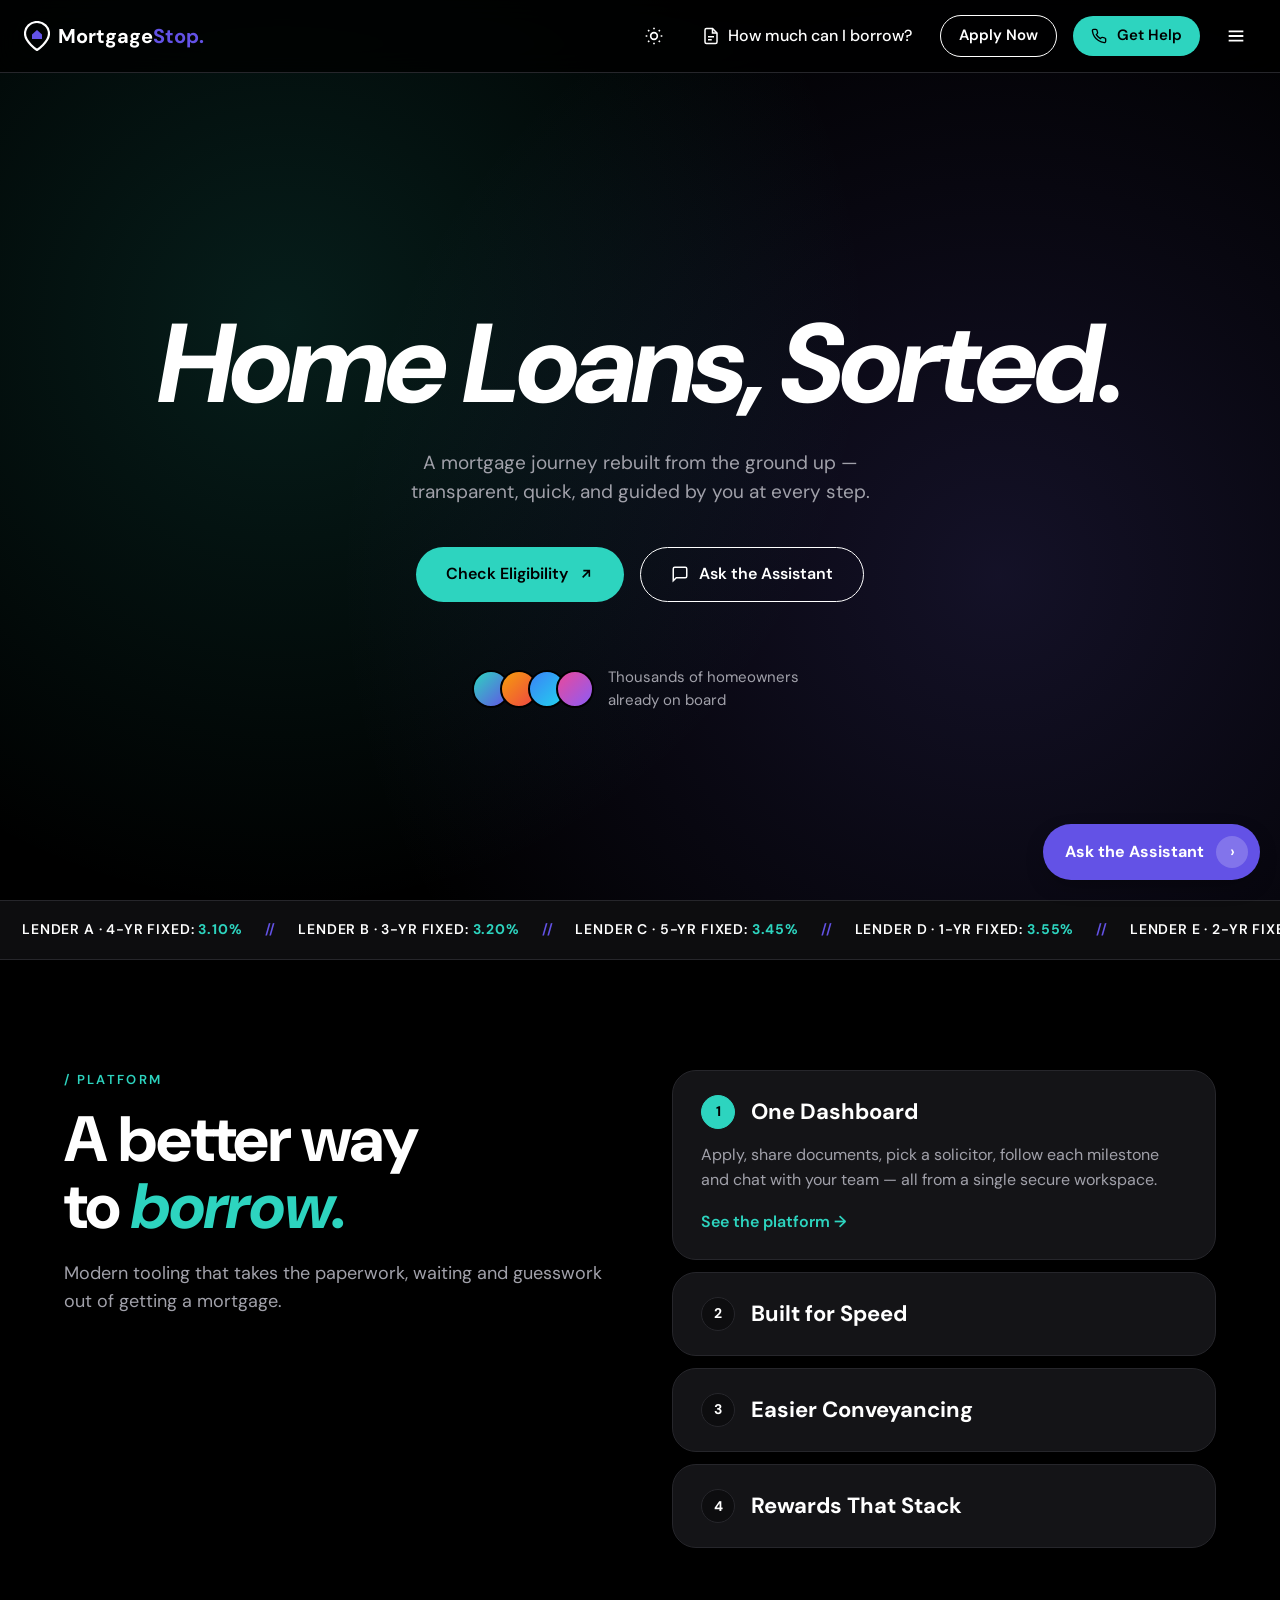
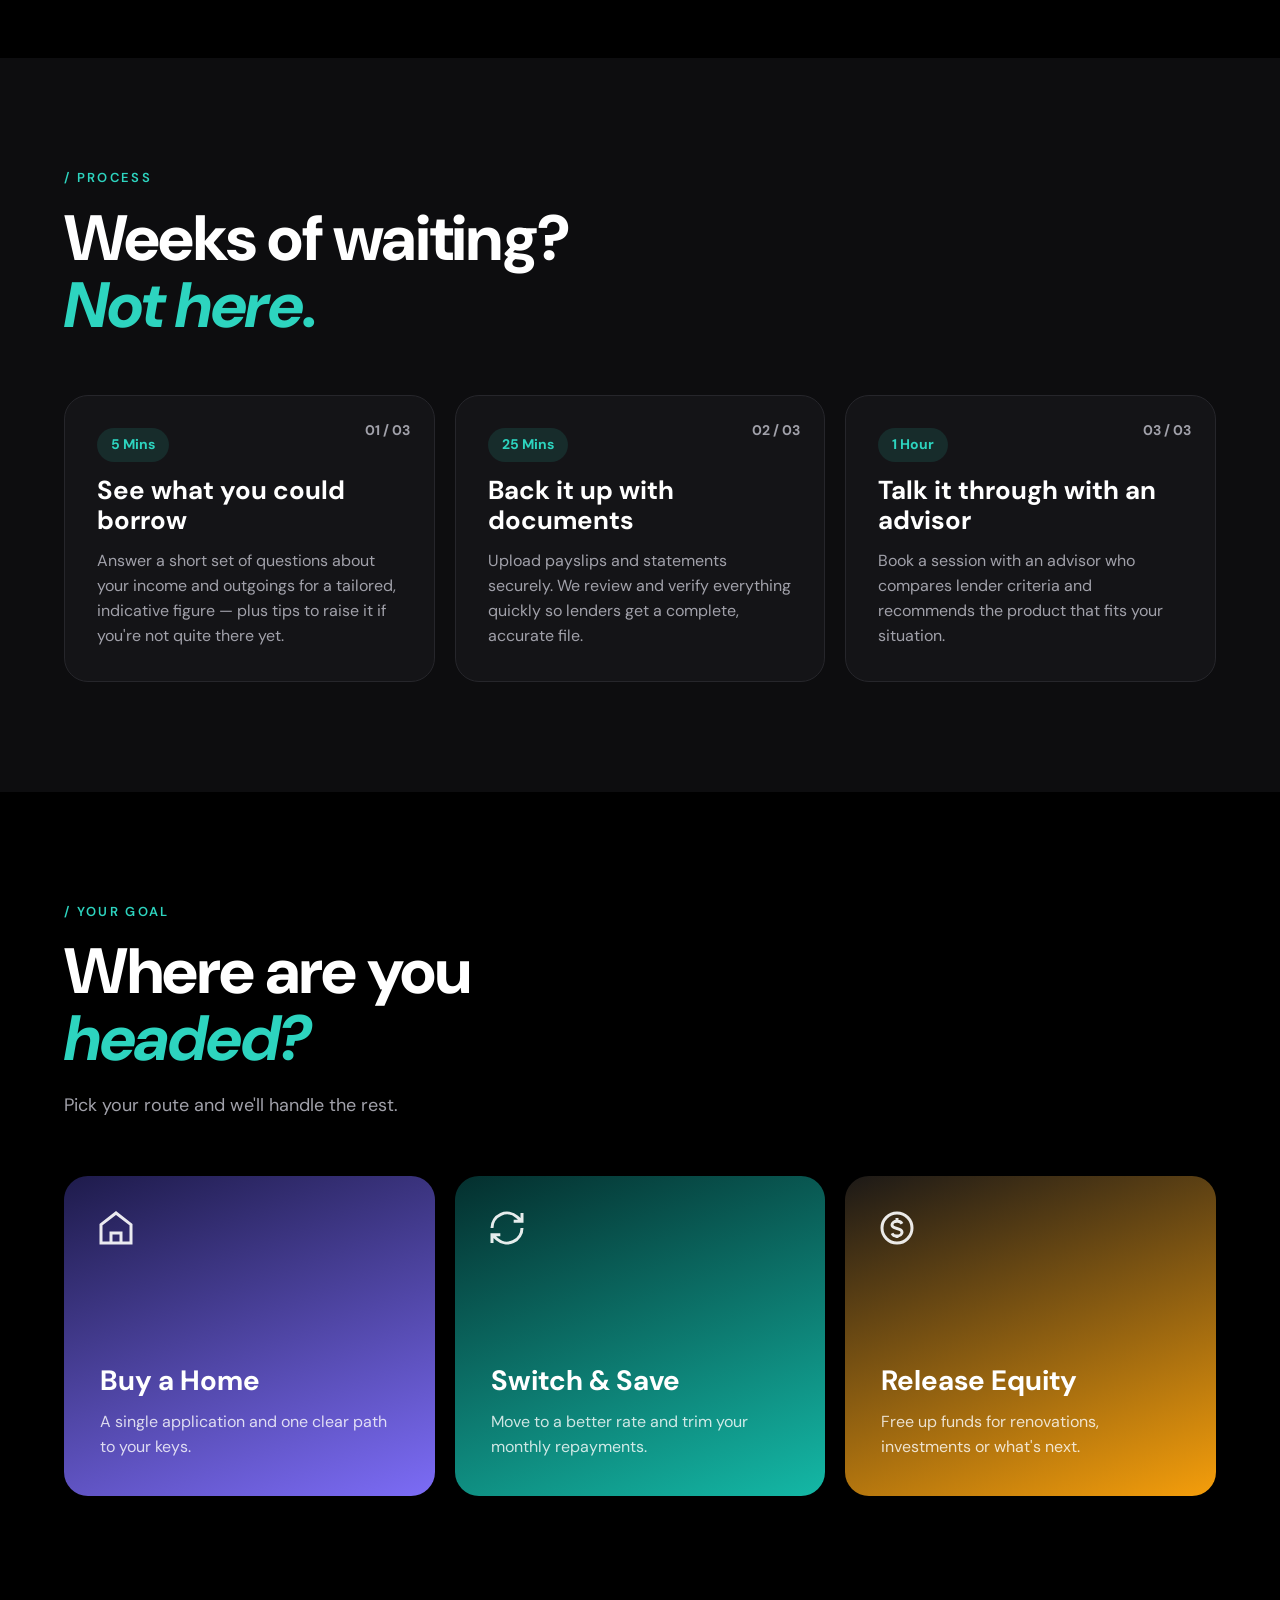
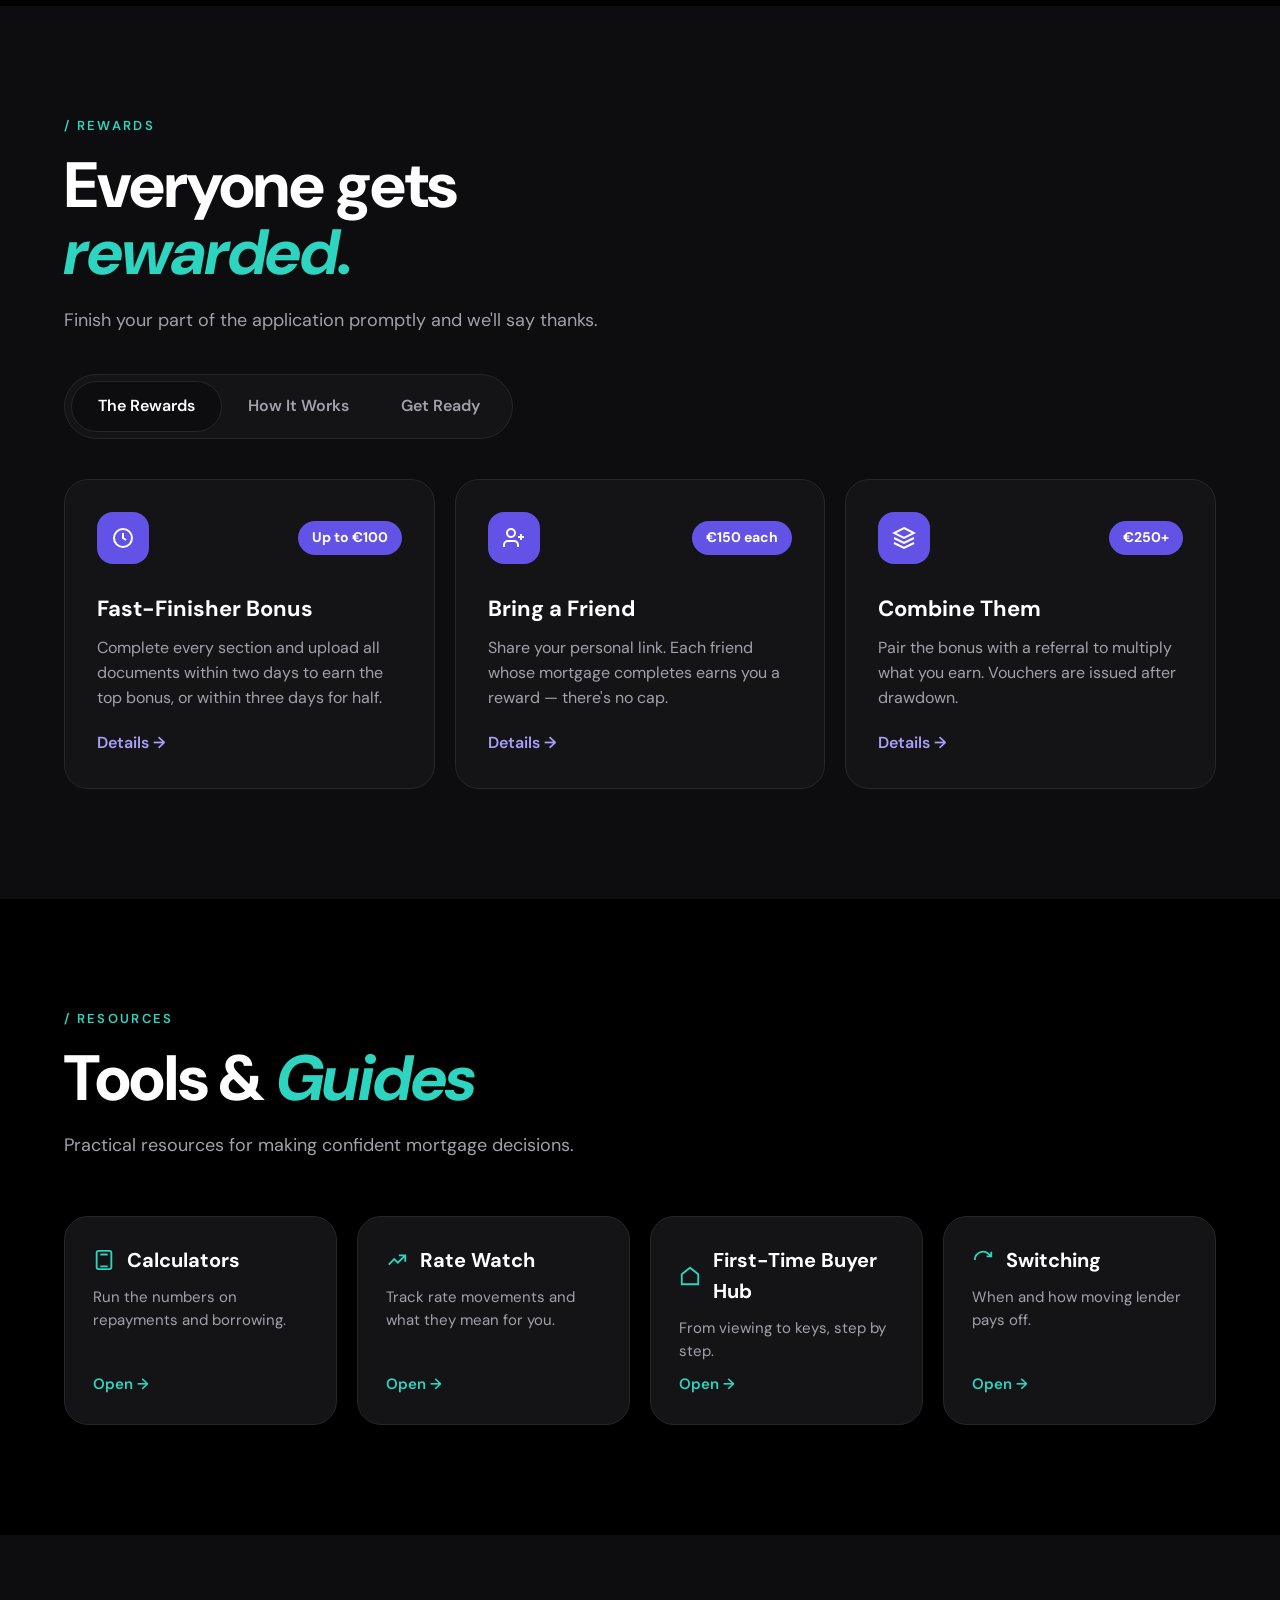
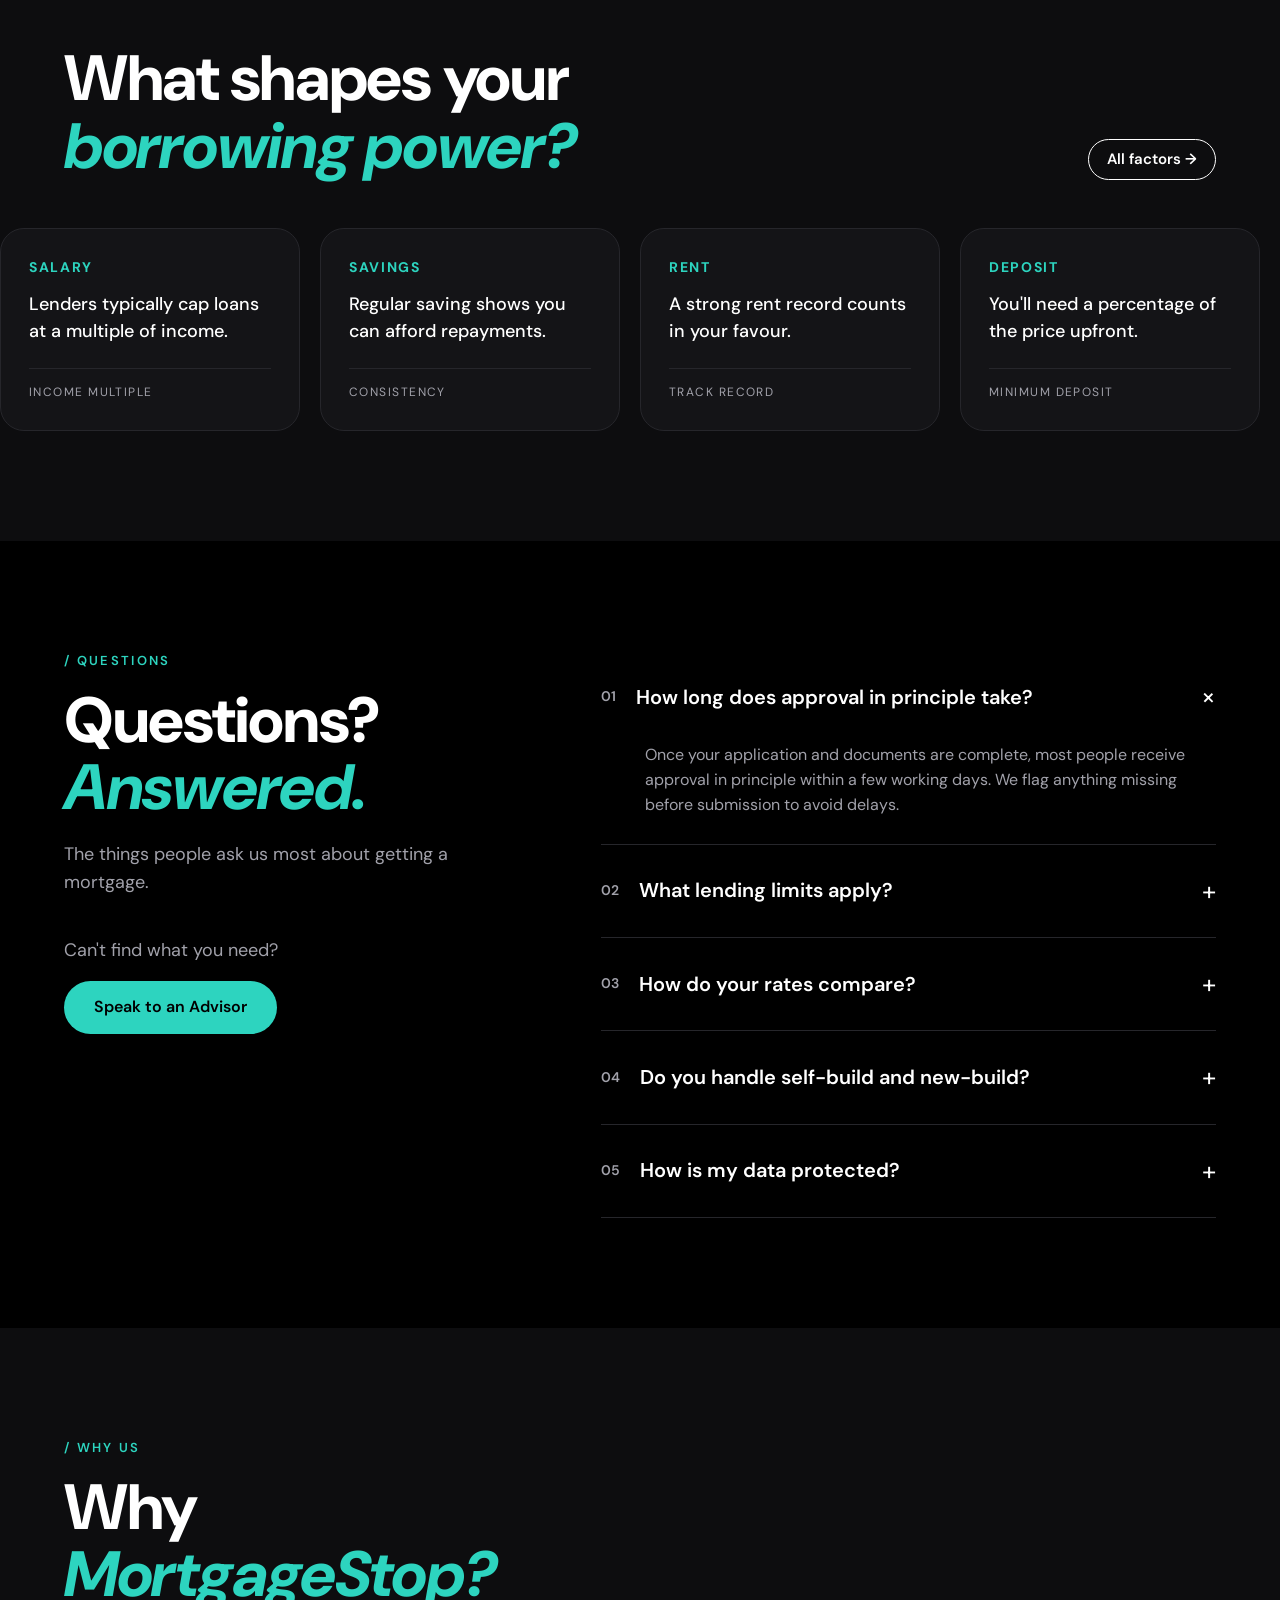
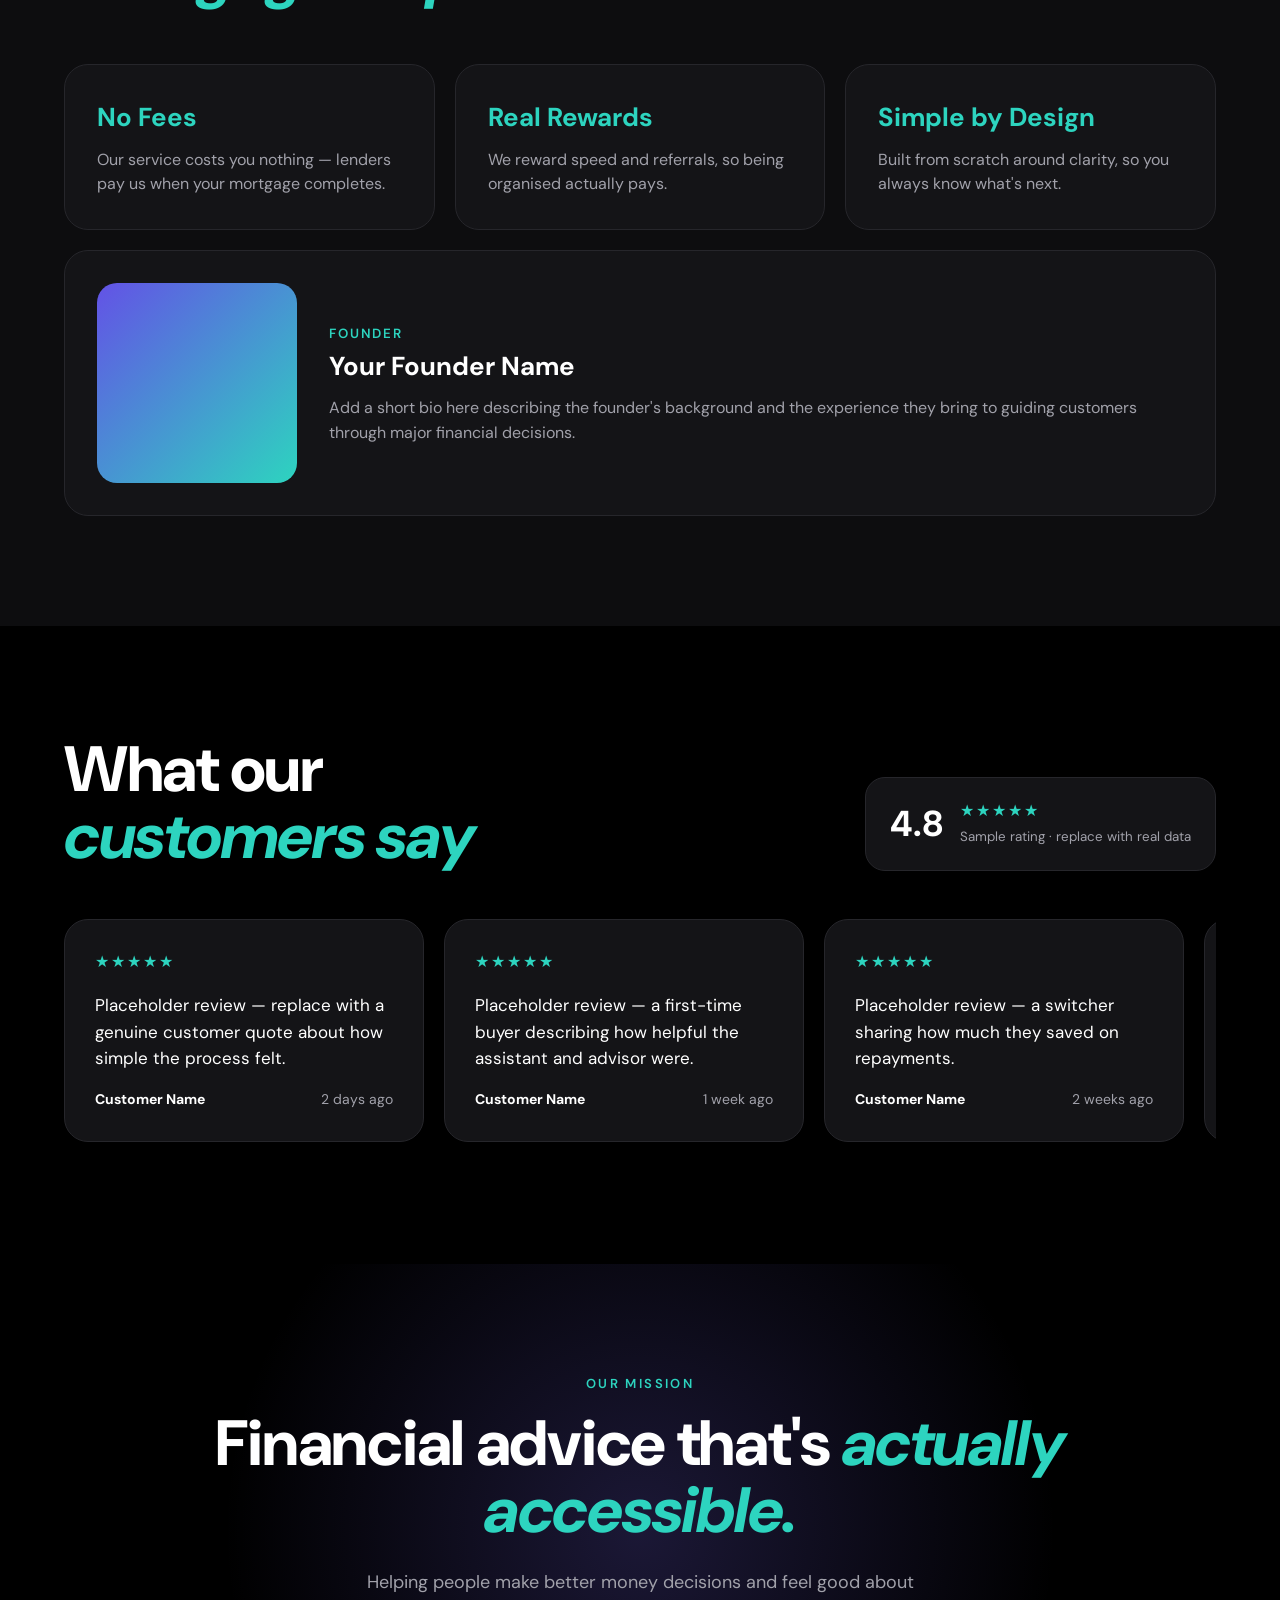
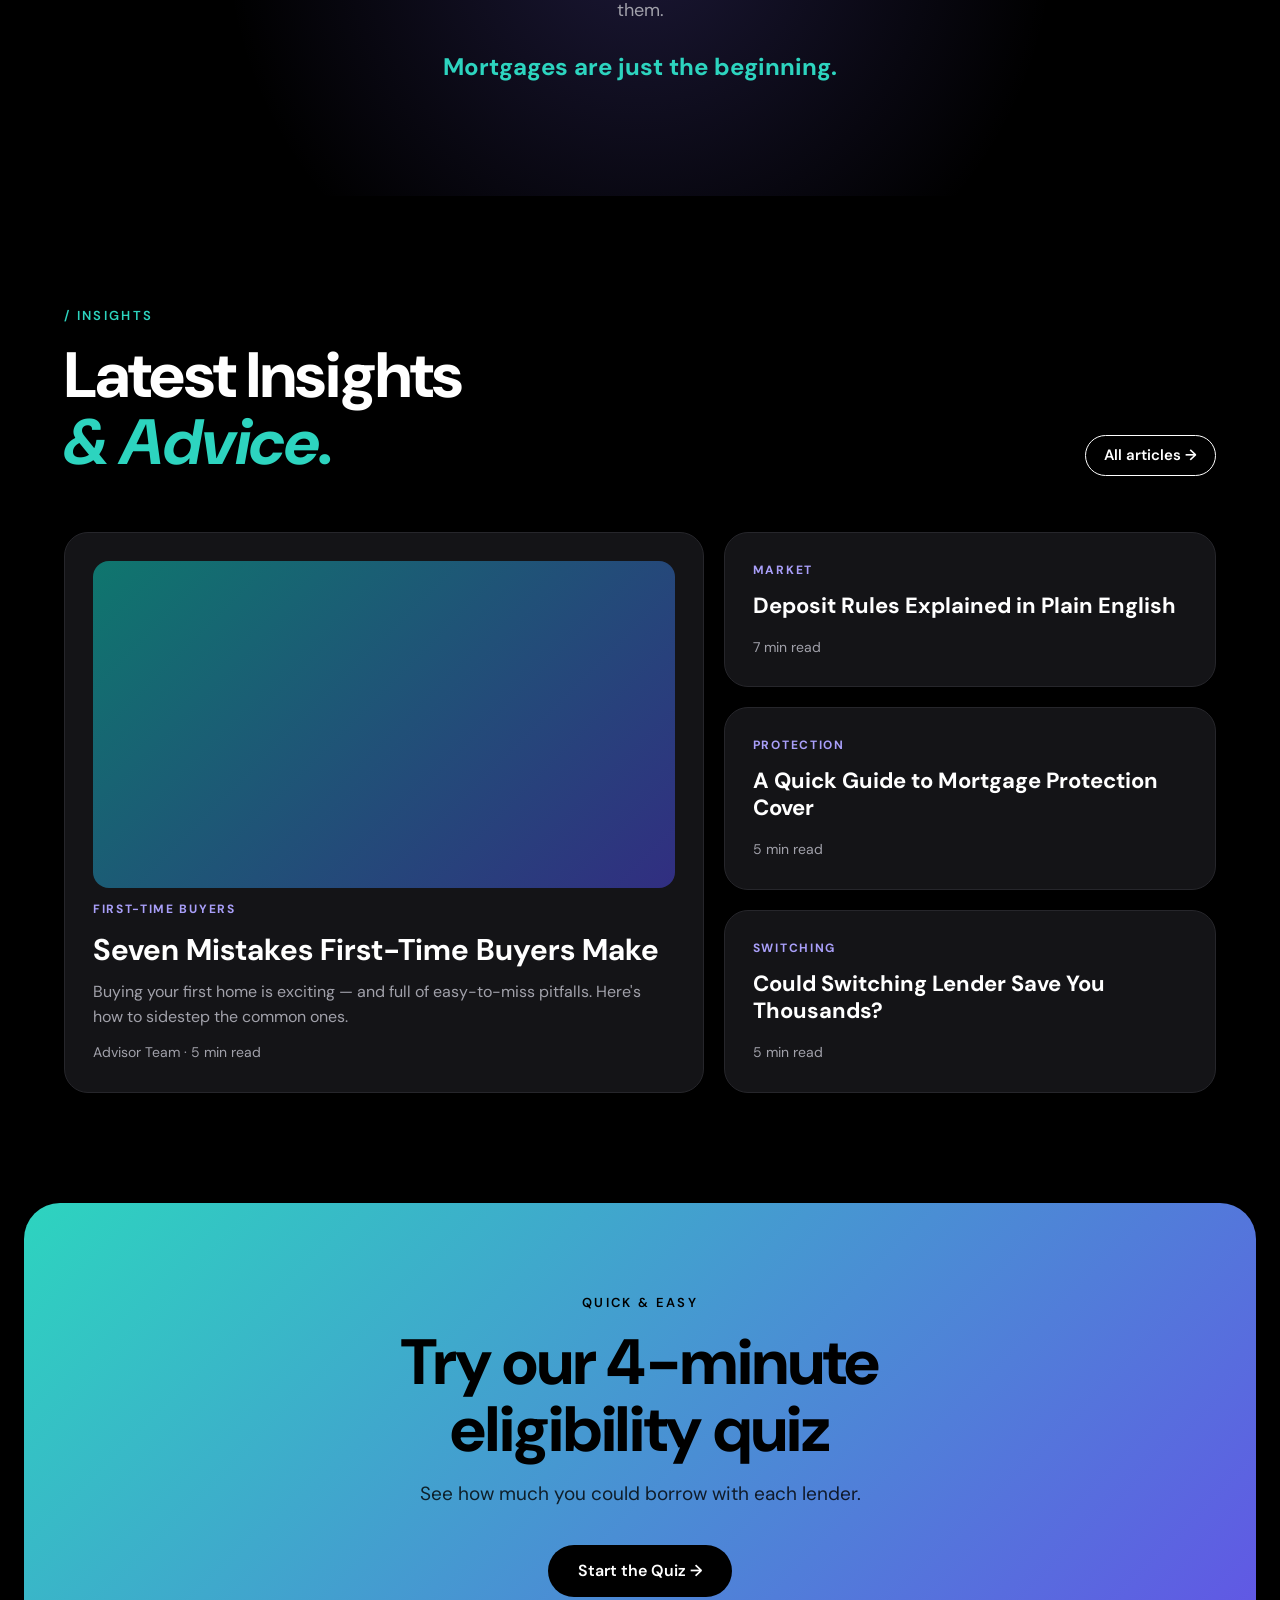
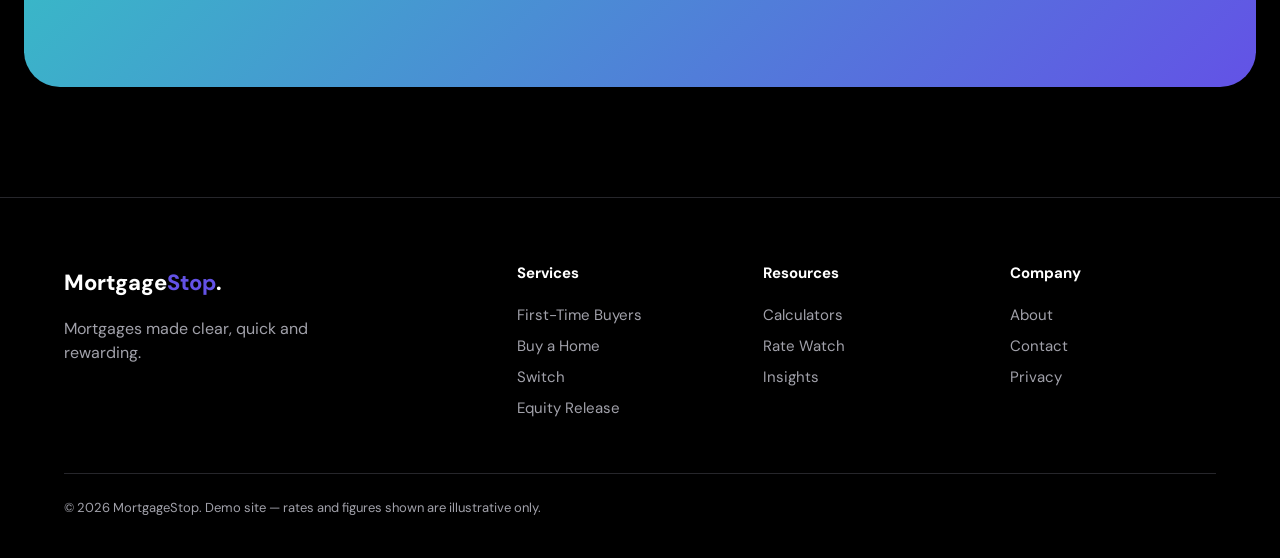
<file: index.html>
<!doctype html>
<html lang="en">
<head>
<meta charset="utf-8">
<meta name="viewport" content="width=device-width, initial-scale=1">
<title>MortgageStop</title>
<link rel="preconnect" href="https://fonts.googleapis.com">
<link href="https://fonts.googleapis.com/css2?family=DM+Sans:ital,opsz,wght@0,9..40,400..800;1,9..40,700..800&display=swap" rel="stylesheet">
<link rel="stylesheet" href="styles.css">
</head>
<body>

<nav>
  <div class="wrap">
    <a href="#" class="logo">
      <svg width="26" height="30" viewBox="0 0 26 30" fill="none"><path d="M13 1C6.4 1 1 6.2 1 12.6 1 21 13 29 13 29s12-8 12-16.4C25 6.2 19.6 1 13 1Z" stroke="currentColor" stroke-width="2.2"/><path d="M8 13.5 13 9l5 4.5V18H8v-4.5Z" fill="var(--violet)"/></svg>
      <b>Mortgage<span>Stop</span><i>.</i></b>
    </a>
    <button class="icon-btn" id="theme" aria-label="Toggle theme">
      <svg width="20" height="20" viewBox="0 0 24 24" fill="none" stroke="currentColor" stroke-width="2"><circle cx="12" cy="12" r="4"/><path d="M12 2v2M12 20v2M4.9 4.9l1.4 1.4M17.7 17.7l1.4 1.4M2 12h2M20 12h2M4.9 19.1l1.4-1.4M17.7 6.3l1.4-1.4"/></svg>
    </button>
    <a href="#borrow" class="nav-link hide-m">
      <svg width="18" height="18" viewBox="0 0 24 24" fill="none" stroke="currentColor" stroke-width="2"><path d="M14 2H6a2 2 0 0 0-2 2v16a2 2 0 0 0 2 2h12a2 2 0 0 0 2-2V8z"/><path d="M14 2v6h6M8 13h8M8 17h5"/></svg>
      How much can I borrow?
    </a>
    <a href="#quiz" class="btn btn-ghost btn-sm hide-s">Apply Now</a>
    <a href="#faq" class="btn btn-teal btn-sm">
      <svg width="16" height="16" viewBox="0 0 24 24" fill="none" stroke="currentColor" stroke-width="2"><path d="M22 16.9v3a2 2 0 0 1-2.2 2 19.8 19.8 0 0 1-8.6-3.1 19.5 19.5 0 0 1-6-6A19.8 19.8 0 0 1 2.1 4.2 2 2 0 0 1 4.1 2h3a2 2 0 0 1 2 1.7c.1 1 .4 1.9.7 2.8a2 2 0 0 1-.5 2.1L8 9.9a16 16 0 0 0 6 6l1.3-1.3a2 2 0 0 1 2.1-.4c.9.3 1.8.6 2.8.7a2 2 0 0 1 1.7 2z"/></svg>
      Get Help
    </a>
    <button class="icon-btn" id="burger" aria-label="Menu">
      <svg width="22" height="22" viewBox="0 0 24 24" fill="none" stroke="currentColor" stroke-width="2"><path d="M4 7h16M4 12h16M4 17h16"/></svg>
    </button>
  </div>
</nav>
<div class="menu" id="menu">
  <a href="first-time-buyers.html">First-Time Buyer Hub</a><a href="#platform">Platform</a><a href="#process">Process</a><a href="#goals">Goals</a>
  <a href="#rewards">Rewards</a><a href="#resources">Resources</a><a href="#faq">FAQ</a><a href="#insights">Insights</a>
</div>

<header class="hero">
  <div class="wrap">
    <h1>Home Loans, Sorted.</h1>
    <p>A mortgage journey rebuilt from the ground up — transparent, quick, and guided by you at every step.</p>
    <div class="ctas">
      <a href="#quiz" class="btn btn-teal">Check Eligibility
        <svg width="16" height="16" viewBox="0 0 24 24" fill="none" stroke="currentColor" stroke-width="2.4"><path d="M7 17 17 7M8 7h9v9"/></svg></a>
      <a href="#" class="btn btn-ghost">
        <svg width="18" height="18" viewBox="0 0 24 24" fill="none" stroke="currentColor" stroke-width="2"><path d="M21 15a2 2 0 0 1-2 2H7l-4 4V5a2 2 0 0 1 2-2h14a2 2 0 0 1 2 2z"/><path d="M8 10h.01M12 10h.01M16 10h.01"/></svg>
        Ask the Assistant</a>
    </div>
    <div class="trust">
      <div class="avatars"><span></span><span></span><span></span><span></span></div>
      <div style="text-align:left">Thousands of homeowners<br>already on board</div>
    </div>
  </div>
</header>

<div class="ticker" aria-label="Sample rates">
  <div class="track" id="ticker"></div>
</div>

<section id="platform">
  <div class="wrap features">
    <div class="reveal">
      <div class="eyebrow">/ Platform</div>
      <h2>A better way<br>to <em>borrow.</em></h2>
      <p class="lead">Modern tooling that takes the paperwork, waiting and guesswork out of getting a mortgage.</p>
    </div>
    <div class="feat-list reveal">
      <div class="feat active"><h3><small>1</small>One Dashboard</h3><div class="body"><div>
        <p>Apply, share documents, pick a solicitor, follow each milestone and chat with your team — all from a single secure workspace.</p><a href="#">See the platform →</a></div></div></div>
      <div class="feat"><h3><small>2</small>Built for Speed</h3><div class="body"><div>
        <p>Automated document checks and pre-filled applications mean decisions in days rather than weeks.</p><a href="#">How we do it →</a></div></div></div>
      <div class="feat"><h3><small>3</small>Easier Conveyancing</h3><div class="body"><div>
        <p>Compare solicitor quotes side by side and keep the legal steps moving without chasing anyone.</p><a href="#">Learn more →</a></div></div></div>
      <div class="feat"><h3><small>4</small>Rewards That Stack</h3><div class="body"><div>
        <p>Move quickly and share us with friends to unlock vouchers when your loan draws down.</p><a href="#rewards">View rewards →</a></div></div></div>
    </div>
  </div>
</section>

<section class="process" id="process">
  <div class="wrap">
    <div class="reveal">
      <div class="eyebrow">/ Process</div>
      <h2>Weeks of waiting?<br><em>Not here.</em></h2>
    </div>
    <div class="steps" id="borrow">
      <div class="step reveal"><span class="n">01 / 03</span><span class="time">5 Mins</span>
        <h3>See what you could borrow</h3>
        <p>Answer a short set of questions about your income and outgoings for a tailored, indicative figure — plus tips to raise it if you're not quite there yet.</p></div>
      <div class="step reveal"><span class="n">02 / 03</span><span class="time">25 Mins</span>
        <h3>Back it up with documents</h3>
        <p>Upload payslips and statements securely. We review and verify everything quickly so lenders get a complete, accurate file.</p></div>
      <div class="step reveal"><span class="n">03 / 03</span><span class="time">1 Hour</span>
        <h3>Talk it through with an advisor</h3>
        <p>Book a session with an advisor who compares lender criteria and recommends the product that fits your situation.</p></div>
    </div>
  </div>
</section>

<section id="goals">
  <div class="wrap">
    <div class="reveal">
      <div class="eyebrow">/ Your goal</div>
      <h2>Where are you<br><em>headed?</em></h2>
      <p class="lead">Pick your route and we'll handle the rest.</p>
    </div>
    <div class="goals">
      <a href="first-time-buyers.html" class="goal reveal">
        <svg width="40" height="40" viewBox="0 0 24 24" fill="none" stroke="currentColor" stroke-width="1.8"><path d="M3 10 12 3l9 7v11H3z"/><path d="M9 21v-6h6v6"/></svg>
        <h3>Buy a Home</h3><p>A single application and one clear path to your keys.</p></a>
      <a href="#" class="goal reveal">
        <svg width="40" height="40" viewBox="0 0 24 24" fill="none" stroke="currentColor" stroke-width="1.8"><path d="M3 12a9 9 0 0 1 15-6.7L21 8M21 3v5h-5M21 12a9 9 0 0 1-15 6.7L3 16M3 21v-5h5"/></svg>
        <h3>Switch &amp; Save</h3><p>Move to a better rate and trim your monthly repayments.</p></a>
      <a href="#" class="goal reveal">
        <svg width="40" height="40" viewBox="0 0 24 24" fill="none" stroke="currentColor" stroke-width="1.8"><circle cx="12" cy="12" r="9"/><path d="M15 9.5a3 3 0 0 0-3-1.5c-1.7 0-3 1-3 2.2 0 2.8 6 1.4 6 4.3 0 1.2-1.3 2.3-3 2.3a3 3 0 0 1-3-1.6M12 6v2M12 16v2"/></svg>
        <h3>Release Equity</h3><p>Free up funds for renovations, investments or what's next.</p></a>
    </div>
  </div>
</section>

<section id="rewards" style="background:var(--bg2)">
  <div class="wrap">
    <div class="reveal">
      <div class="eyebrow">/ Rewards</div>
      <h2>Everyone gets<br><em>rewarded.</em></h2>
      <p class="lead">Finish your part of the application promptly and we'll say thanks.</p>
    </div>
    <div class="tabs" role="tablist">
      <button class="on" data-tab="t1">The Rewards</button>
      <button data-tab="t2">How It Works</button>
      <button data-tab="t3">Get Ready</button>
    </div>
    <div class="tabpane on" id="t1">
      <div class="rewards">
        <div class="reward"><div class="top"><div class="ico"><svg width="24" height="24" viewBox="0 0 24 24" fill="none" stroke="currentColor" stroke-width="2"><circle cx="12" cy="12" r="9"/><path d="M12 7v5l3 2"/></svg></div><span class="pill">Up to €100</span></div>
          <h3>Fast-Finisher Bonus</h3><p>Complete every section and upload all documents within two days to earn the top bonus, or within three days for half.</p><a href="#">Details →</a></div>
        <div class="reward"><div class="top"><div class="ico"><svg width="24" height="24" viewBox="0 0 24 24" fill="none" stroke="currentColor" stroke-width="2"><path d="M16 21v-2a4 4 0 0 0-4-4H6a4 4 0 0 0-4 4v2"/><circle cx="9" cy="7" r="4"/><path d="M19 8v6M22 11h-6"/></svg></div><span class="pill">€150 each</span></div>
          <h3>Bring a Friend</h3><p>Share your personal link. Each friend whose mortgage completes earns you a reward — there's no cap.</p><a href="#">Details →</a></div>
        <div class="reward"><div class="top"><div class="ico"><svg width="24" height="24" viewBox="0 0 24 24" fill="none" stroke="currentColor" stroke-width="2"><path d="m12 2 10 5-10 5L2 7z"/><path d="m2 17 10 5 10-5M2 12l10 5 10-5"/></svg></div><span class="pill">€250+</span></div>
          <h3>Combine Them</h3><p>Pair the bonus with a referral to multiply what you earn. Vouchers are issued after drawdown.</p><a href="#">Details →</a></div>
      </div>
    </div>
    <div class="tabpane" id="t2">
      <ol class="howlist">
        <li><b>1</b>Sign up and get your unique referral link straight away.</li>
        <li><b>2</b>Complete your application within the bonus window.</li>
        <li><b>3</b>Your loan draws down and your voucher lands in your inbox.</li>
      </ol>
    </div>
    <div class="tabpane" id="t3">
      <ol class="howlist">
        <li><b>✓</b>Recent payslips and an employment detail summary.</li>
        <li><b>✓</b>Six months of current account statements.</li>
        <li><b>✓</b>Photo ID and proof of address.</li>
      </ol>
    </div>
  </div>
</section>

<section id="resources">
  <div class="wrap">
    <div class="reveal">
      <div class="eyebrow">/ Resources</div>
      <h2>Tools &amp; <em>Guides</em></h2>
      <p class="lead">Practical resources for making confident mortgage decisions.</p>
    </div>
    <div class="res">
      <a href="#" class="reveal"><div class="hd"><div class="ico"><svg width="22" height="22" viewBox="0 0 24 24" fill="none" stroke="currentColor" stroke-width="2"><rect x="4" y="2" width="16" height="20" rx="2"/><path d="M8 6h8M8 11h.01M12 11h.01M16 11h.01M8 15h.01M12 15h.01M16 15h.01M8 19h8"/></svg></div><h3>Calculators</h3></div><p>Run the numbers on repayments and borrowing.</p><span>Open →</span></a>
      <a href="#" class="reveal"><div class="hd"><div class="ico"><svg width="22" height="22" viewBox="0 0 24 24" fill="none" stroke="currentColor" stroke-width="2"><path d="m3 17 6-6 4 4 8-8M14 7h7v7"/></svg></div><h3>Rate Watch</h3></div><p>Track rate movements and what they mean for you.</p><span>Open →</span></a>
      <a href="first-time-buyers.html" class="reveal"><div class="hd"><div class="ico"><svg width="22" height="22" viewBox="0 0 24 24" fill="none" stroke="currentColor" stroke-width="2"><path d="M3 10 12 3l9 7v11H3z"/></svg></div><h3>First-Time Buyer Hub</h3></div><p>From viewing to keys, step by step.</p><span>Open →</span></a>
      <a href="#" class="reveal"><div class="hd"><div class="ico"><svg width="22" height="22" viewBox="0 0 24 24" fill="none" stroke="currentColor" stroke-width="2"><path d="M3 12a9 9 0 0 1 15-6.7L21 8M21 3v5h-5"/></svg></div><h3>Switching</h3></div><p>When and how moving lender pays off.</p><span>Open →</span></a>
    </div>
  </div>
</section>

<section class="factors" style="background:var(--bg2)">
  <div class="wrap head reveal">
    <h2>What shapes your<br><em>borrowing power?</em></h2>
    <a href="#" class="btn btn-ghost btn-sm">All factors →</a>
  </div>
  <div class="ftrack" id="factors"></div>
</section>

<section id="faq">
  <div class="wrap faq">
    <div class="reveal">
      <div class="eyebrow">/ Questions</div>
      <h2>Questions?<br><em>Answered.</em></h2>
      <p class="lead">The things people ask us most about getting a mortgage.</p>
      <p class="lead" style="margin-top:40px">Can't find what you need?</p>
      <a href="#" class="btn btn-teal" style="margin-top:16px">Speak to an Advisor</a>
    </div>
    <div class="reveal" id="qas">
      <div class="qa open"><button><small>01</small>How long does approval in principle take?</button><div class="ans"><p>Once your application and documents are complete, most people receive approval in principle within a few working days. We flag anything missing before submission to avoid delays.</p></div></div>
      <div class="qa"><button><small>02</small>What lending limits apply?</button><div class="ans"><p>Lenders follow central bank rules that cap borrowing as a multiple of income and set minimum deposit levels. Your advisor will explain exactly how these apply to you.</p></div></div>
      <div class="qa"><button><small>03</small>How do your rates compare?</button><div class="ans"><p>We compare offers across the lenders we work with so you can see the options side by side and choose with confidence.</p></div></div>
      <div class="qa"><button><small>04</small>Do you handle self-build and new-build?</button><div class="ans"><p>Yes. Both have staged drawdowns and extra paperwork, and we'll guide you through each stage.</p></div></div>
      <div class="qa"><button><small>05</small>How is my data protected?</button><div class="ans"><p>Documents are encrypted in transit and at rest, and access is limited to the people working on your application.</p></div></div>
    </div>
  </div>
</section>

<section class="why">
  <div class="wrap">
    <div class="reveal">
      <div class="eyebrow">/ Why us</div>
      <h2>Why<br><em>MortgageStop?</em></h2>
    </div>
    <div class="whygrid">
      <div class="card reveal"><h3>No Fees</h3><p>Our service costs you nothing — lenders pay us when your mortgage completes.</p></div>
      <div class="card reveal"><h3>Real Rewards</h3><p>We reward speed and referrals, so being organised actually pays.</p></div>
      <div class="card reveal"><h3>Simple by Design</h3><p>Built from scratch around clarity, so you always know what's next.</p></div>
    </div>
    <div class="founder reveal">
      <div class="ph"></div>
      <div><small>FOUNDER</small><h3>Your Founder Name</h3>
        <p>Add a short bio here describing the founder's background and the experience they bring to guiding customers through major financial decisions.</p></div>
    </div>
  </div>
</section>

<section>
  <div class="wrap">
    <div class="revhead reveal">
      <h2>What our<br><em>customers say</em></h2>
      <div class="score"><b>4.8</b><div><div class="stars">★★★★★</div><small style="color:var(--muted)">Sample rating · replace with real data</small></div></div>
    </div>
    <div class="revs" id="revs"></div>
  </div>
</section>

<section class="mission">
  <div class="wrap reveal">
    <div class="eyebrow">Our Mission</div>
    <h2>Financial advice that's <em>actually accessible.</em></h2>
    <p class="lead">Helping people make better money decisions and feel good about them.</p>
    <p class="big">Mortgages are just the beginning.</p>
  </div>
</section>

<section id="insights">
  <div class="wrap">
    <div class="revhead reveal">
      <div><div class="eyebrow">/ Insights</div><h2>Latest Insights<br><em>&amp; Advice.</em></h2></div>
      <a href="#" class="btn btn-ghost btn-sm">All articles →</a>
    </div>
    <div class="ins">
      <a href="first-time-buyers.html" class="post feature reveal"><div class="img"></div><span class="tag">FIRST-TIME BUYERS</span><h3>Seven Mistakes First-Time Buyers Make</h3><p>Buying your first home is exciting — and full of easy-to-miss pitfalls. Here's how to sidestep the common ones.</p><span class="meta">Advisor Team · 5 min read</span></a>
      <a href="#" class="post reveal"><span class="tag">MARKET</span><h3>Deposit Rules Explained in Plain English</h3><span class="meta">7 min read</span></a>
      <a href="#" class="post reveal"><span class="tag">PROTECTION</span><h3>A Quick Guide to Mortgage Protection Cover</h3><span class="meta">5 min read</span></a>
      <a href="#" class="post reveal"><span class="tag">SWITCHING</span><h3>Could Switching Lender Save You Thousands?</h3><span class="meta">5 min read</span></a>
    </div>
  </div>
</section>

<div class="cta reveal" id="quiz">
  <div class="eyebrow" style="color:#000">Quick &amp; Easy</div>
  <h2>Try our 4-minute<br>eligibility quiz</h2>
  <p>See how much you could borrow with each lender.</p>
  <a href="#" class="btn">Start the Quiz →</a>
</div>

<footer class="site">
  <div class="wrap">
    <div class="cols">
      <div><a href="#" class="logo" style="color:var(--text);font-size:22px">Mortgage<span style="color:var(--violet)">Stop</span>.</a><p style="margin-top:12px;max-width:300px">Mortgages made clear, quick and rewarding.</p></div>
      <div><h3 class="fh">Services</h3><a href="first-time-buyers.html">First-Time Buyers</a><a href="#">Buy a Home</a><a href="#">Switch</a><a href="#">Equity Release</a></div>
      <div><h3 class="fh">Resources</h3><a href="#">Calculators</a><a href="#">Rate Watch</a><a href="#">Insights</a></div>
      <div><h3 class="fh">Company</h3><a href="#">About</a><a href="#">Contact</a><a href="#">Privacy</a></div>
    </div>
    <div class="legal">© <span id="yr"></span> MortgageStop. Demo site — rates and figures shown are illustrative only.</div>
  </div>
</footer>

<a href="#" class="ai"><b>Ask the Assistant</b><span>›</span></a>

<script src="script.js"></script>
</body>
</html>
</file>
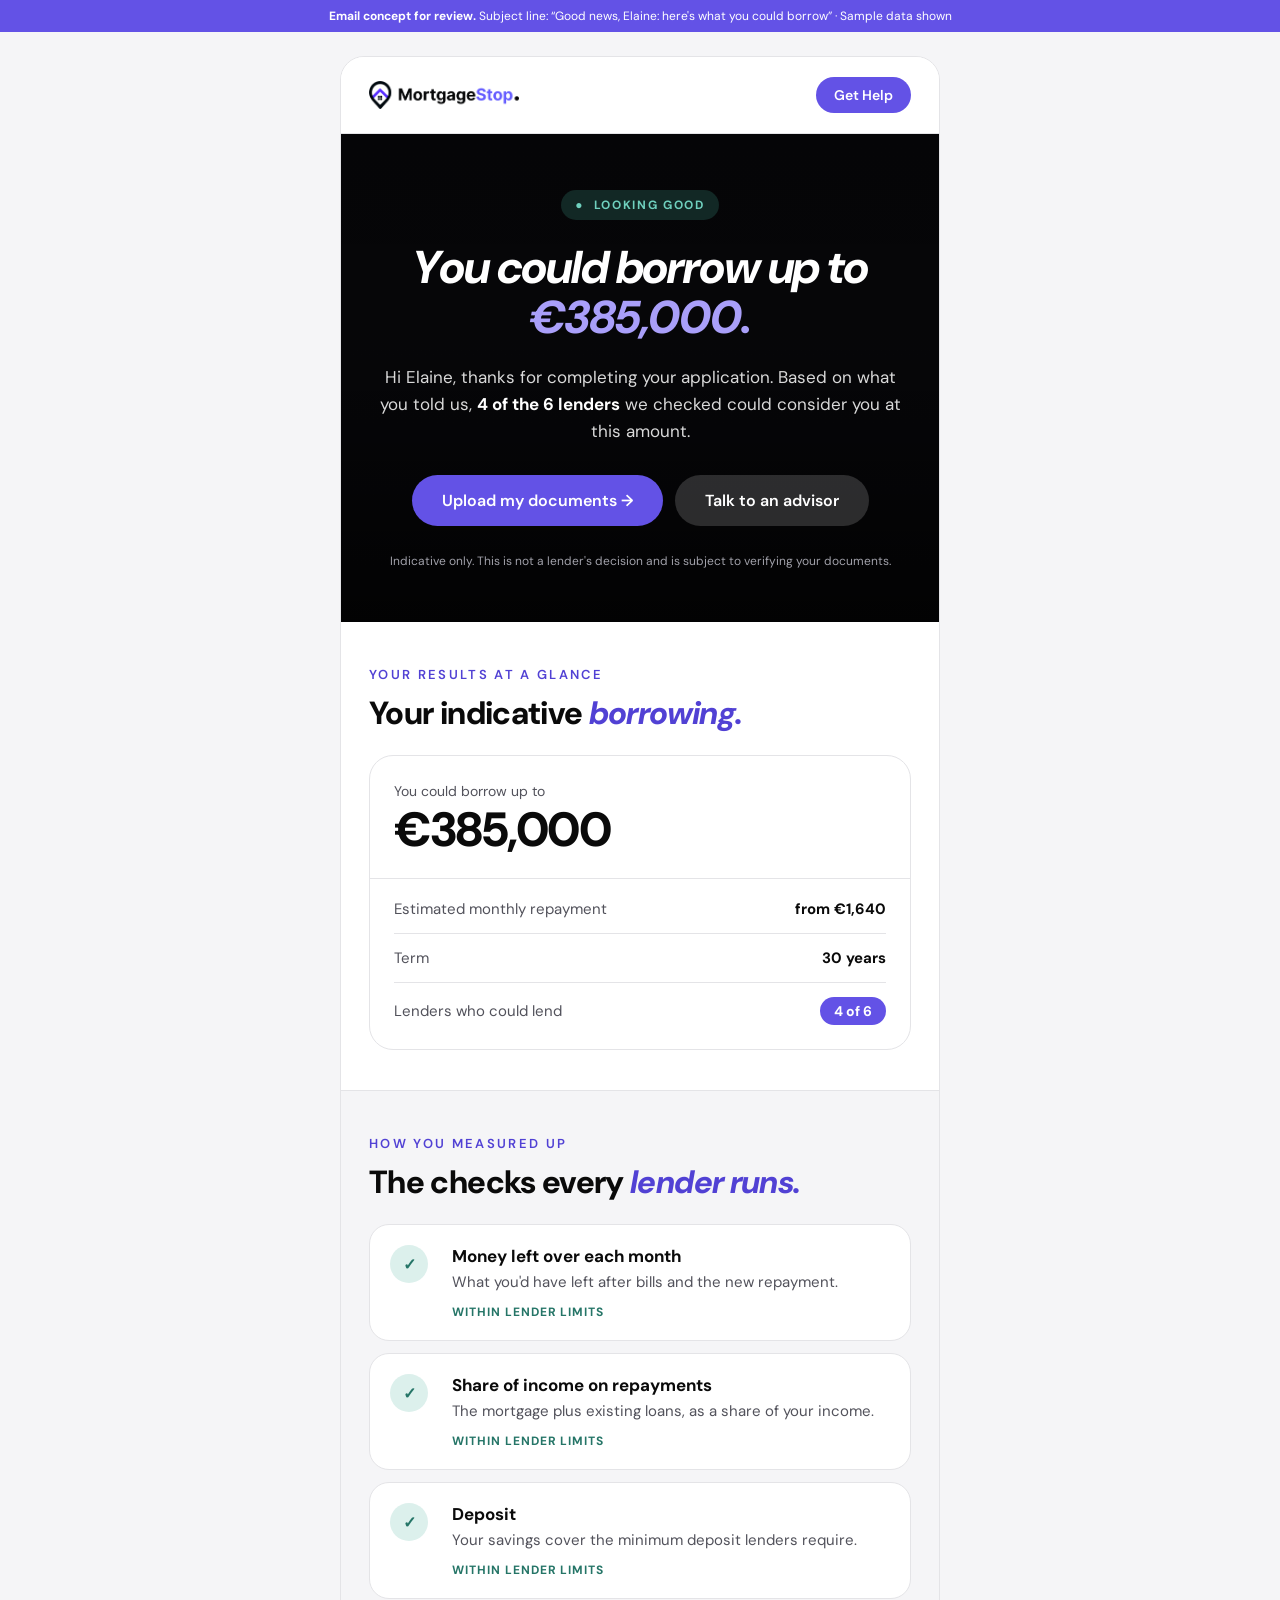
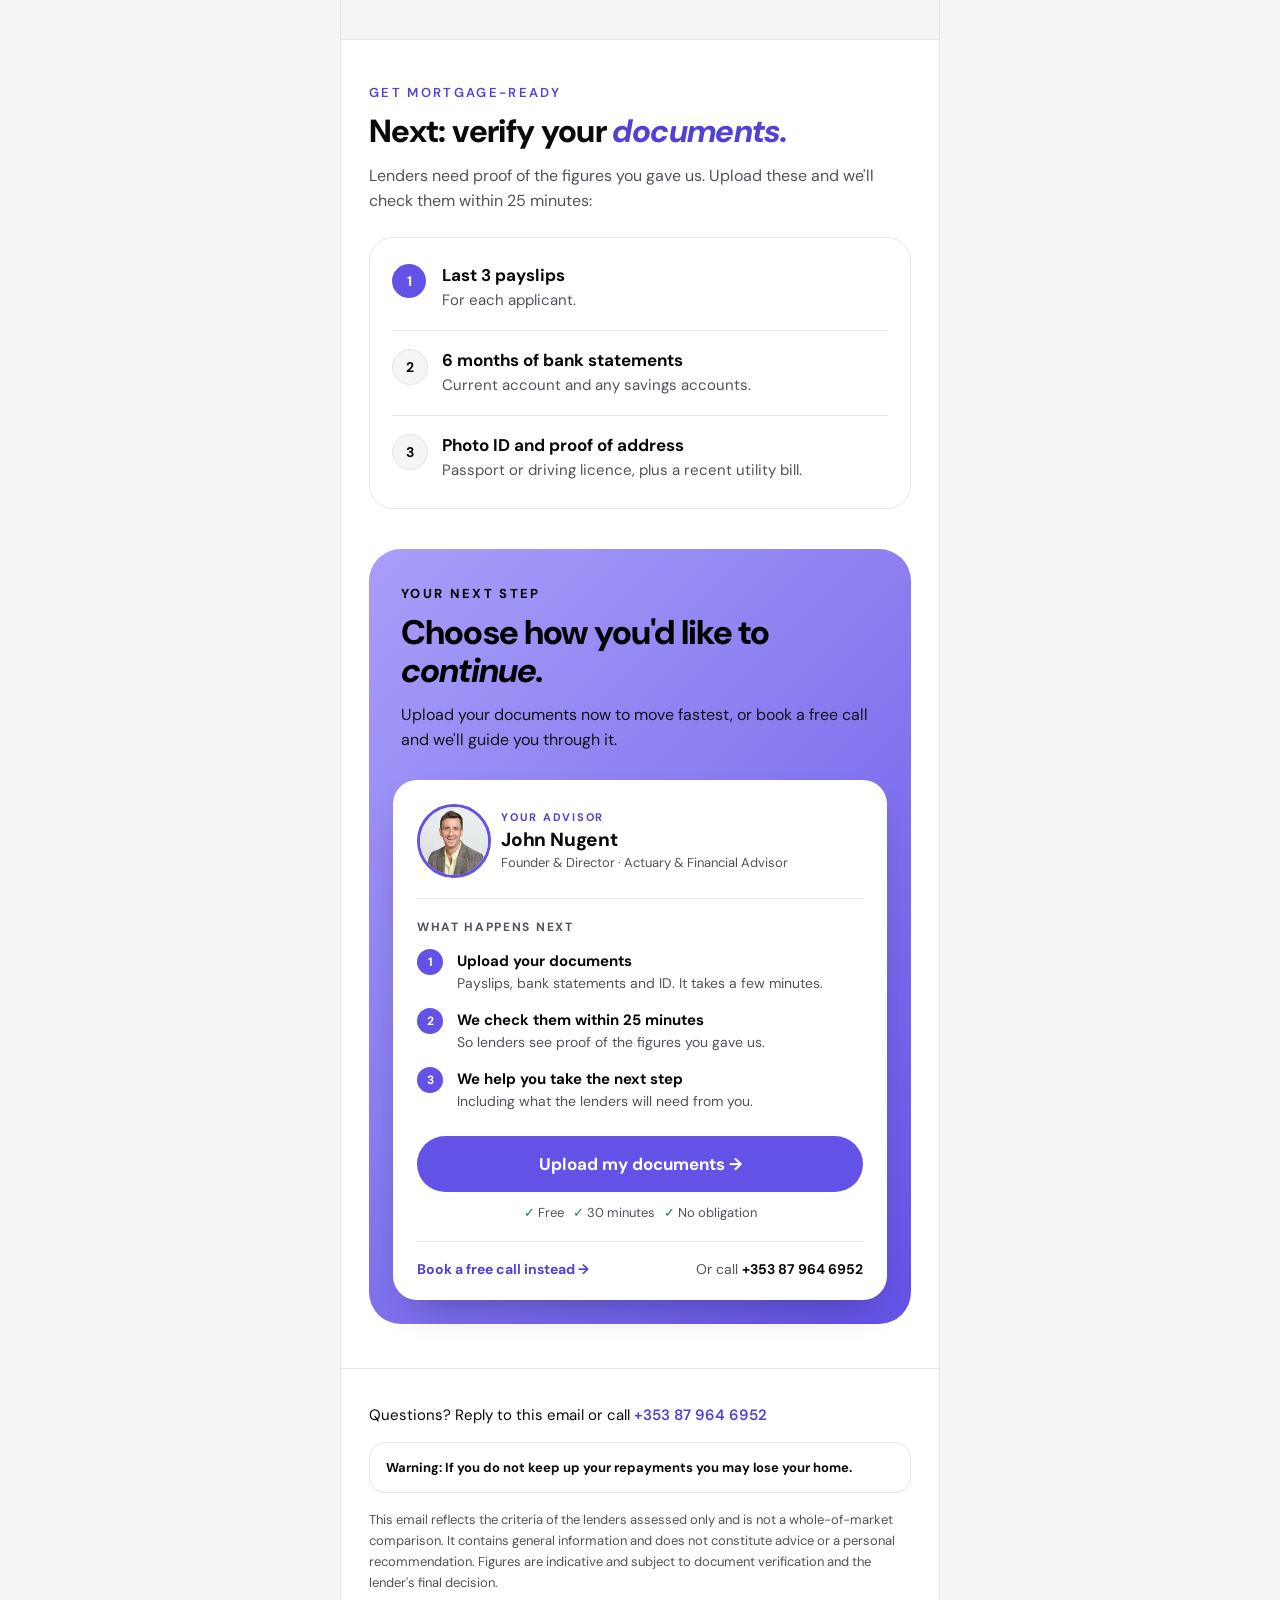
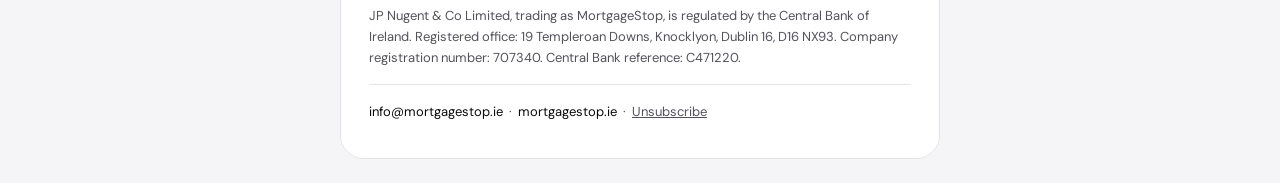
<file: emails/mortgagestop-email-results-good-news-light.html>
<!doctype html>
<html lang="en-IE" xmlns="http://www.w3.org/1999/xhtml">
<head>
<meta charset="utf-8">
<meta name="viewport" content="width=device-width, initial-scale=1">
<meta name="x-apple-disable-message-reformatting">
<meta name="color-scheme" content="light only">
<meta name="supported-color-schemes" content="light only">
<title>Good news, Elaine: here's what you could borrow</title>
<link href="https://fonts.googleapis.com/css2?family=DM+Sans:ital,opsz,wght@0,9..40,400..800;1,9..40,700..800&display=swap" rel="stylesheet">
<style>
  body{margin:0;padding:0;background:#f5f5f7;}
  a{color:inherit;}
  @media (max-width:620px){
    .container{width:100%!important;}
    .px{padding-left:20px!important;padding-right:20px!important;}
    .hero-title{font-size:34px!important;line-height:38px!important;}
    .h2{font-size:26px!important;line-height:30px!important;}
    .stat{font-size:40px!important;line-height:44px!important;}
    .stack{display:block!important;width:100%!important;}
    .stack-gap{height:12px!important;}
    .hide-s{display:none!important;}
  }
</style>
</head>
<body style="margin:0;padding:0;background:#f5f5f7;">
<!-- Concept preview bar: remove before sending -->
<div style="background:#6352e6;color:#ffffff;font-family:'DM Sans','Helvetica Neue',Helvetica,Arial,sans-serif;font-size:12px;text-align:center;padding:8px 12px;">
  <strong>Email concept for review.</strong> Subject line: &ldquo;Good news, Elaine: here's what you could borrow&rdquo; &middot; Sample data shown
</div>
<div style="display:none;max-height:0;overflow:hidden;opacity:0;color:transparent;">4 of 6 lenders could consider your application. Here's your next step.&#8199;&#65279;&#847;&#8199;&#65279;&#847;&#8199;&#65279;&#847;</div>

<table role="presentation" width="100%" cellpadding="0" cellspacing="0" border="0" bgcolor="#f5f5f7" style="background:#f5f5f7;">
<tr><td align="center" style="padding:24px 12px;">
<table role="presentation" class="container" width="600" cellpadding="0" cellspacing="0" border="0" bgcolor="#ffffff" style="width:600px;max-width:600px;background:#ffffff;border:1px solid #e4e4e7;border-radius:24px;overflow:hidden;">

<!-- Header -->
<tr><td class="px" bgcolor="#ffffff" style="background:#ffffff;padding:20px 28px;border-bottom:1px solid #e4e4e7;">
  <table role="presentation" width="100%" cellpadding="0" cellspacing="0" border="0"><tr>
    <td valign="middle"><a href="https://mortgagestop.ie" style="text-decoration:none;"><img src="[data-uri]" width="150" alt="MortgageStop" style="display:block;width:150px;height:auto;border:0;"></a></td>
    <td valign="middle" align="right">
      <table role="presentation" cellpadding="0" cellspacing="0" border="0"><tr><td bgcolor="#6352e6" style="background:#6352e6;border-radius:999px;">
        <a href="tel:+353879646952" style="display:block;padding:9px 18px;font-family:'DM Sans','Helvetica Neue',Helvetica,Arial,sans-serif;font-size:14px;font-weight:600;color:#ffffff;text-decoration:none;white-space:nowrap;">Get Help</a>
      </td></tr></table>
    </td>
  </tr></table>
</td></tr>

<!-- Hero -->
<tr><td class="px" align="center" bgcolor="#0b0b0f" style="background:#0b0b0f;background-image:linear-gradient(180deg,rgba(0,0,0,.55) 0%,rgba(0,0,0,.45) 45%,rgba(0,0,0,.8) 100%),url('https://images.unsplash.com/photo-1758523670991-ee93bc48d81d?auto=format&fit=crop&q=70&w=1200');background-size:cover;background-position:center 40%;padding:56px 36px 52px;text-align:center;">
  <table role="presentation" cellpadding="0" cellspacing="0" border="0" align="center"><tr><td bgcolor="#122825" style="background:#122825;border-radius:999px;padding:7px 14px;font-family:'DM Sans','Helvetica Neue',Helvetica,Arial,sans-serif;font-size:12px;font-weight:700;letter-spacing:.14em;color:#6fd0be;">&#9679;&nbsp; LOOKING GOOD</td></tr></table>
  <h1 class="hero-title" style="margin:22px 0 0;font-family:'DM Sans','Helvetica Neue',Helvetica,Arial,sans-serif;font-size:46px;line-height:50px;font-weight:800;font-style:italic;letter-spacing:-.025em;color:#ffffff;">You could borrow up to <span style="color:#a99ff9;">&euro;385,000.</span></h1>
  <p style="margin:22px 0 0;font-family:'DM Sans','Helvetica Neue',Helvetica,Arial,sans-serif;font-size:17px;line-height:27px;color:#d9d9d9;">Hi Elaine, thanks for completing your application. Based on what you told us, <strong style="color:#ffffff;">4 of the 6 lenders</strong> we checked could consider you at this amount.</p>
  <table role="presentation" cellpadding="0" cellspacing="0" border="0" align="center" style="margin-top:30px;"><tr>
    <td class="stack" bgcolor="#6352e6" style="background:#6352e6;border-radius:999px;">
      <a href="#upload" style="display:block;padding:15px 30px;font-family:'DM Sans','Helvetica Neue',Helvetica,Arial,sans-serif;font-size:16px;font-weight:600;color:#ffffff;text-decoration:none;text-align:center;white-space:nowrap;">Upload my documents &rarr;</a>
    </td>
    <td class="stack stack-gap" width="12" style="font-size:0;line-height:0;">&nbsp;</td>
    <td class="stack" bgcolor="#2b2b2e" style="background:#2b2b2e;background:rgba(255,255,255,.16);border-radius:999px;">
      <a href="#book" style="display:block;padding:15px 30px;font-family:'DM Sans','Helvetica Neue',Helvetica,Arial,sans-serif;font-size:16px;font-weight:600;color:#ffffff;text-decoration:none;text-align:center;white-space:nowrap;">Talk to an advisor</a>
    </td>
  </tr></table>
  <p style="margin:26px 0 0;font-family:'DM Sans','Helvetica Neue',Helvetica,Arial,sans-serif;font-size:12px;line-height:18px;color:#a1a1aa;">Indicative only. This is not a lender's decision and is subject to verifying your documents.</p>
</td></tr>

<!-- Results at a glance -->
<tr><td class="px" bgcolor="#ffffff" style="background:#ffffff;padding:44px 28px 40px;">
  <div style="font-family:'DM Sans','Helvetica Neue',Helvetica,Arial,sans-serif;font-size:13px;font-weight:600;letter-spacing:.18em;text-transform:uppercase;color:#5141d4;">Your results at a glance</div>
  <h2 class="h2" style="margin:12px 0 0;font-family:'DM Sans','Helvetica Neue',Helvetica,Arial,sans-serif;font-size:32px;line-height:36px;font-weight:800;letter-spacing:-.02em;color:#0a0a0a;">Your indicative <em style="font-style:italic;color:#5141d4;">borrowing.</em></h2>
  <table role="presentation" width="100%" cellpadding="0" cellspacing="0" border="0" bgcolor="#ffffff" style="margin-top:24px;background:#ffffff;border:1px solid #e4e4e7;border-radius:24px;">
    <tr><td style="padding:26px 24px 22px;border-bottom:1px solid #e4e4e7;font-family:'DM Sans','Helvetica Neue',Helvetica,Arial,sans-serif;">
      <div style="font-size:14px;color:#52525b;">You could borrow up to</div>
      <div class="stat" style="margin-top:4px;font-size:48px;line-height:52px;font-weight:800;letter-spacing:-.03em;color:#0a0a0a;">&euro;385,000</div>
    </td></tr>
    <tr><td style="padding:6px 24px 10px;">
      <table role="presentation" width="100%" cellpadding="0" cellspacing="0" border="0" style="font-family:'DM Sans','Helvetica Neue',Helvetica,Arial,sans-serif;">
        <tr><td style="padding:14px 0;border-bottom:1px solid #e4e4e7;font-size:15px;color:#52525b;">Estimated monthly repayment</td>
          <td align="right" style="padding:14px 0;border-bottom:1px solid #e4e4e7;font-size:15px;font-weight:700;color:#0a0a0a;white-space:nowrap;">from &euro;1,640</td></tr>
        <tr><td style="padding:14px 0;border-bottom:1px solid #e4e4e7;font-size:15px;color:#52525b;">Term</td>
          <td align="right" style="padding:14px 0;border-bottom:1px solid #e4e4e7;font-size:15px;font-weight:700;color:#0a0a0a;white-space:nowrap;">30 years</td></tr>
        <tr><td style="padding:14px 0;font-size:15px;color:#52525b;">Lenders who could lend</td>
          <td align="right" style="padding:14px 0;white-space:nowrap;"><span style="display:inline-block;background:#6352e6;color:#ffffff;font-family:'DM Sans','Helvetica Neue',Helvetica,Arial,sans-serif;font-size:14px;font-weight:700;padding:5px 14px;border-radius:999px;">4 of 6</span></td></tr>
      </table>
    </td></tr>
  </table>
</td></tr>

<!-- How you measured up -->
<tr><td class="px" bgcolor="#f5f5f7" style="background:#f5f5f7;padding:44px 28px 40px;border-top:1px solid #e4e4e7;border-bottom:1px solid #e4e4e7;">
  <div style="font-family:'DM Sans','Helvetica Neue',Helvetica,Arial,sans-serif;font-size:13px;font-weight:600;letter-spacing:.18em;text-transform:uppercase;color:#5141d4;">How you measured up</div>
  <h2 class="h2" style="margin:12px 0 0;font-family:'DM Sans','Helvetica Neue',Helvetica,Arial,sans-serif;font-size:32px;line-height:36px;font-weight:800;letter-spacing:-.02em;color:#0a0a0a;">The checks every <em style="font-style:italic;color:#5141d4;">lender runs.</em></h2>

  <!-- check card -->
  <table role="presentation" width="100%" cellpadding="0" cellspacing="0" border="0" bgcolor="#ffffff" style="margin-top:24px;background:#ffffff;border:1px solid #e4e4e7;border-radius:20px;">
    <tr><td valign="top" width="58" style="padding:20px 0 20px 20px;">
      <table role="presentation" cellpadding="0" cellspacing="0" border="0"><tr><td width="38" height="38" align="center" valign="middle" bgcolor="#dcf0ec" style="background:#dcf0ec;border-radius:50%;font-family:'DM Sans',Arial,sans-serif;font-size:16px;font-weight:700;color:#257567;">&#10003;</td></tr></table></td>
    <td valign="top" style="padding:20px 20px 20px 4px;font-family:'DM Sans','Helvetica Neue',Helvetica,Arial,sans-serif;">
      <div style="font-size:17px;font-weight:700;color:#0a0a0a;">Money left over each month</div>
      <div style="font-size:15px;line-height:23px;color:#52525b;margin-top:4px;">What you'd have left after bills and the new repayment.</div>
      <div style="font-size:12px;font-weight:700;letter-spacing:.08em;text-transform:uppercase;color:#257567;margin-top:10px;">Within lender limits</div></td></tr>
  </table>
  <table role="presentation" width="100%" cellpadding="0" cellspacing="0" border="0" bgcolor="#ffffff" style="margin-top:12px;background:#ffffff;border:1px solid #e4e4e7;border-radius:20px;">
    <tr><td valign="top" width="58" style="padding:20px 0 20px 20px;">
      <table role="presentation" cellpadding="0" cellspacing="0" border="0"><tr><td width="38" height="38" align="center" valign="middle" bgcolor="#dcf0ec" style="background:#dcf0ec;border-radius:50%;font-family:'DM Sans',Arial,sans-serif;font-size:16px;font-weight:700;color:#257567;">&#10003;</td></tr></table></td>
    <td valign="top" style="padding:20px 20px 20px 4px;font-family:'DM Sans','Helvetica Neue',Helvetica,Arial,sans-serif;">
      <div style="font-size:17px;font-weight:700;color:#0a0a0a;">Share of income on repayments</div>
      <div style="font-size:15px;line-height:23px;color:#52525b;margin-top:4px;">The mortgage plus existing loans, as a share of your income.</div>
      <div style="font-size:12px;font-weight:700;letter-spacing:.08em;text-transform:uppercase;color:#257567;margin-top:10px;">Within lender limits</div></td></tr>
  </table>
  <table role="presentation" width="100%" cellpadding="0" cellspacing="0" border="0" bgcolor="#ffffff" style="margin-top:12px;background:#ffffff;border:1px solid #e4e4e7;border-radius:20px;">
    <tr><td valign="top" width="58" style="padding:20px 0 20px 20px;">
      <table role="presentation" cellpadding="0" cellspacing="0" border="0"><tr><td width="38" height="38" align="center" valign="middle" bgcolor="#dcf0ec" style="background:#dcf0ec;border-radius:50%;font-family:'DM Sans',Arial,sans-serif;font-size:16px;font-weight:700;color:#257567;">&#10003;</td></tr></table></td>
    <td valign="top" style="padding:20px 20px 20px 4px;font-family:'DM Sans','Helvetica Neue',Helvetica,Arial,sans-serif;">
      <div style="font-size:17px;font-weight:700;color:#0a0a0a;">Deposit</div>
      <div style="font-size:15px;line-height:23px;color:#52525b;margin-top:4px;">Your savings cover the minimum deposit lenders require.</div>
      <div style="font-size:12px;font-weight:700;letter-spacing:.08em;text-transform:uppercase;color:#257567;margin-top:10px;">Within lender limits</div></td></tr>
  </table>
</td></tr>

<!-- Get mortgage-ready -->
<tr><td class="px" bgcolor="#ffffff" style="background:#ffffff;padding:44px 28px 40px;">
  <div style="font-family:'DM Sans','Helvetica Neue',Helvetica,Arial,sans-serif;font-size:13px;font-weight:600;letter-spacing:.18em;text-transform:uppercase;color:#5141d4;">Get mortgage-ready</div>
  <h2 class="h2" style="margin:12px 0 0;font-family:'DM Sans','Helvetica Neue',Helvetica,Arial,sans-serif;font-size:32px;line-height:36px;font-weight:800;letter-spacing:-.02em;color:#0a0a0a;">Next: verify your <em style="font-style:italic;color:#5141d4;">documents.</em></h2>
  <p style="margin:14px 0 0;font-family:'DM Sans','Helvetica Neue',Helvetica,Arial,sans-serif;font-size:16px;line-height:25px;color:#52525b;">Lenders need proof of the figures you gave us. Upload these and we'll check them within 25 minutes:</p>
  <table role="presentation" width="100%" cellpadding="0" cellspacing="0" border="0" bgcolor="#ffffff" style="margin-top:24px;background:#ffffff;border:1px solid #e4e4e7;border-radius:24px;">
    <tr><td style="padding:8px 22px;">
      <table role="presentation" width="100%" cellpadding="0" cellspacing="0" border="0">
        <tr><td valign="top" width="50" style="padding:18px 0;border-bottom:1px solid #e4e4e7;">
          <table role="presentation" cellpadding="0" cellspacing="0" border="0"><tr><td width="34" height="34" align="center" valign="middle" bgcolor="#6352e6" style="background:#6352e6;border-radius:50%;font-family:'DM Sans',Arial,sans-serif;font-size:14px;font-weight:700;color:#ffffff;">1</td></tr></table></td>
          <td valign="top" style="padding:18px 0;border-bottom:1px solid #e4e4e7;font-family:'DM Sans','Helvetica Neue',Helvetica,Arial,sans-serif;"><div style="font-size:17px;font-weight:700;color:#0a0a0a;">Last 3 payslips</div>
          <div style="font-size:15px;line-height:23px;color:#52525b;margin-top:3px;">For each applicant.</div></td></tr>
        <tr><td valign="top" width="50" style="padding:18px 0;border-bottom:1px solid #e4e4e7;">
          <table role="presentation" cellpadding="0" cellspacing="0" border="0"><tr><td width="34" height="34" align="center" valign="middle" bgcolor="#f5f5f7" style="background:#f5f5f7;border:1px solid #e4e4e7;border-radius:50%;font-family:'DM Sans',Arial,sans-serif;font-size:14px;font-weight:700;color:#0a0a0a;">2</td></tr></table></td>
          <td valign="top" style="padding:18px 0;border-bottom:1px solid #e4e4e7;font-family:'DM Sans','Helvetica Neue',Helvetica,Arial,sans-serif;"><div style="font-size:17px;font-weight:700;color:#0a0a0a;">6 months of bank statements</div>
          <div style="font-size:15px;line-height:23px;color:#52525b;margin-top:3px;">Current account and any savings accounts.</div></td></tr>
        <tr><td valign="top" width="50" style="padding:18px 0;">
          <table role="presentation" cellpadding="0" cellspacing="0" border="0"><tr><td width="34" height="34" align="center" valign="middle" bgcolor="#f5f5f7" style="background:#f5f5f7;border:1px solid #e4e4e7;border-radius:50%;font-family:'DM Sans',Arial,sans-serif;font-size:14px;font-weight:700;color:#0a0a0a;">3</td></tr></table></td>
          <td valign="top" style="padding:18px 0;font-family:'DM Sans','Helvetica Neue',Helvetica,Arial,sans-serif;"><div style="font-size:17px;font-weight:700;color:#0a0a0a;">Photo ID and proof of address</div>
          <div style="font-size:15px;line-height:23px;color:#52525b;margin-top:3px;">Passport or driving licence, plus a recent utility bill.</div></td></tr>
      </table>
    </td></tr>
  </table>
</td></tr>

<!-- Next step: gradient panel with advisor card, like the site's closing banner -->
<tr><td class="px" bgcolor="#ffffff" style="background:#ffffff;padding:0 28px 44px;">
  <table role="presentation" width="100%" cellpadding="0" cellspacing="0" border="0" bgcolor="#a99ff9" style="background:#a99ff9;background-image:linear-gradient(135deg,#a99ff9,#6352e6);border-radius:32px;">
    <tr><td class="px" style="padding:36px 24px 24px;font-family:'DM Sans','Helvetica Neue',Helvetica,Arial,sans-serif;">
      <div style="padding:0 8px;">
        <div style="font-size:13px;font-weight:700;letter-spacing:.18em;text-transform:uppercase;color:#000000;">Your next step</div>
        <h2 class="h2" style="margin:12px 0 0;font-size:34px;line-height:38px;font-weight:800;letter-spacing:-.025em;color:#000000;">Choose how you'd like to <em style="font-style:italic;">continue.</em></h2>
        <p style="margin:12px 0 0;font-size:16px;line-height:25px;color:#141417;">Upload your documents now to move fastest, or book a free call and we'll guide you through it.</p>
      </div>

      <!-- advisor card -->
      <table role="presentation" width="100%" cellpadding="0" cellspacing="0" border="0" bgcolor="#ffffff" style="margin-top:28px;background:#ffffff;border-radius:24px;box-shadow:0 18px 40px -20px rgba(20,10,60,.45);">
        <tr><td style="padding:24px 24px 0;">
          <table role="presentation" width="100%" cellpadding="0" cellspacing="0" border="0"><tr>
            <td width="84" valign="middle"><img src="[data-uri]" width="68" height="68" alt="John Nugent" style="display:block;width:68px;height:68px;border-radius:50%;border:3px solid #6352e6;"></td>
            <td valign="middle" style="font-family:'DM Sans','Helvetica Neue',Helvetica,Arial,sans-serif;">
              <div style="font-size:11px;font-weight:700;letter-spacing:.16em;text-transform:uppercase;color:#5141d4;">Your advisor</div>
              <div style="font-size:19px;font-weight:800;letter-spacing:-.01em;color:#0a0a0a;margin-top:3px;">John Nugent</div>
              <div style="font-size:13px;line-height:19px;color:#52525b;margin-top:1px;">Founder &amp; Director &middot; Actuary &amp; Financial Advisor</div>
            </td>
          </tr></table>
        </td></tr>
        <tr><td style="padding:20px 24px 0;"><div style="height:1px;line-height:1px;font-size:0;background:#e4e4e7;">&nbsp;</div></td></tr>
        <tr><td style="padding:20px 24px 0;">
          <div style="font-family:'DM Sans','Helvetica Neue',Helvetica,Arial,sans-serif;font-size:12px;font-weight:700;letter-spacing:.14em;text-transform:uppercase;color:#52525b;margin-bottom:14px;">What happens next</div>
          <table role="presentation" width="100%" cellpadding="0" cellspacing="0" border="0">
            <tr><td valign="top" width="40" style="padding:0 0 14px;">
              <table role="presentation" cellpadding="0" cellspacing="0" border="0"><tr><td width="26" height="26" align="center" valign="middle" bgcolor="#6352e6" style="background:#6352e6;border-radius:50%;font-family:'DM Sans',Arial,sans-serif;font-size:12px;font-weight:700;color:#ffffff;">1</td></tr></table></td>
            <td valign="top" style="padding:2px 0 14px;font-family:'DM Sans','Helvetica Neue',Helvetica,Arial,sans-serif;"><div style="font-size:15px;font-weight:700;color:#0a0a0a;">Upload your documents</div>
              <div style="font-size:14px;line-height:21px;color:#52525b;margin-top:2px;">Payslips, bank statements and ID. It takes a few minutes.</div></td></tr>
            <tr><td valign="top" width="40" style="padding:0 0 14px;">
              <table role="presentation" cellpadding="0" cellspacing="0" border="0"><tr><td width="26" height="26" align="center" valign="middle" bgcolor="#6352e6" style="background:#6352e6;border-radius:50%;font-family:'DM Sans',Arial,sans-serif;font-size:12px;font-weight:700;color:#ffffff;">2</td></tr></table></td>
            <td valign="top" style="padding:2px 0 14px;font-family:'DM Sans','Helvetica Neue',Helvetica,Arial,sans-serif;"><div style="font-size:15px;font-weight:700;color:#0a0a0a;">We check them within 25 minutes</div>
              <div style="font-size:14px;line-height:21px;color:#52525b;margin-top:2px;">So lenders see proof of the figures you gave us.</div></td></tr>
            <tr><td valign="top" width="40" style="padding:0 0 0px;">
              <table role="presentation" cellpadding="0" cellspacing="0" border="0"><tr><td width="26" height="26" align="center" valign="middle" bgcolor="#6352e6" style="background:#6352e6;border-radius:50%;font-family:'DM Sans',Arial,sans-serif;font-size:12px;font-weight:700;color:#ffffff;">3</td></tr></table></td>
            <td valign="top" style="padding:2px 0 0px;font-family:'DM Sans','Helvetica Neue',Helvetica,Arial,sans-serif;"><div style="font-size:15px;font-weight:700;color:#0a0a0a;">We help you take the next step</div>
              <div style="font-size:14px;line-height:21px;color:#52525b;margin-top:2px;">Including what the lenders will need from you.</div></td></tr>
          </table>
        </td></tr>
        <tr><td style="padding:24px 24px 0;">
          <table role="presentation" width="100%" cellpadding="0" cellspacing="0" border="0"><tr>
            <td align="center" bgcolor="#6352e6" style="background:#6352e6;border-radius:999px;">
              <a href="#upload" style="display:block;padding:17px 24px;font-family:'DM Sans','Helvetica Neue',Helvetica,Arial,sans-serif;font-size:17px;font-weight:700;color:#ffffff;text-decoration:none;text-align:center;">Upload my documents &rarr;</a></td>
          </tr></table>
          <p style="margin:12px 0 0;text-align:center;font-family:'DM Sans','Helvetica Neue',Helvetica,Arial,sans-serif;font-size:13px;color:#52525b;"><span style="color:#257567;">&#10003;</span> Free &nbsp;&nbsp;<span style="color:#257567;">&#10003;</span> 30 minutes &nbsp;&nbsp;<span style="color:#257567;">&#10003;</span> No obligation</p>
        </td></tr>
        <tr><td style="padding:20px 24px 0;"><div style="height:1px;line-height:1px;font-size:0;background:#e4e4e7;">&nbsp;</div></td></tr>
        <tr><td style="padding:16px 24px 20px;">
          <table role="presentation" width="100%" cellpadding="0" cellspacing="0" border="0" style="font-family:'DM Sans','Helvetica Neue',Helvetica,Arial,sans-serif;font-size:14px;"><tr>
            <td class="stack" valign="middle" style="padding:2px 0;"><a href="#book" style="color:#5141d4;font-weight:700;text-decoration:none;">Book a free call instead &rarr;</a></td>
            <td class="stack" valign="middle" align="right" style="padding:2px 0;color:#52525b;white-space:nowrap;">Or call <a href="tel:+353879646952" style="color:#0a0a0a;font-weight:700;text-decoration:none;">+353 87 964 6952</a></td>
          </tr></table>
        </td></tr>
      </table>
    </td></tr>
  </table>
</td></tr>

<!-- Footer -->
<tr><td class="px" bgcolor="#ffffff" style="background:#ffffff;padding:36px 28px 36px;border-top:1px solid #e4e4e7;font-family:'DM Sans','Helvetica Neue',Helvetica,Arial,sans-serif;font-size:13px;line-height:21px;color:#52525b;">
  <p style="margin:0 0 16px;color:#0a0a0a;font-size:15px;">Questions? Reply to this email or call <a href="tel:+353879646952" style="color:#5141d4;text-decoration:none;font-weight:600;">+353 87 964 6952</a></p>
  <table role="presentation" width="100%" cellpadding="0" cellspacing="0" border="0" style="margin:0 0 16px;"><tr><td bgcolor="#ffffff" style="background:#ffffff;border:1px solid #e4e4e7;border-radius:16px;padding:14px 16px;font-weight:700;color:#0a0a0a;">Warning: If you do not keep up your repayments you may lose your home.</td></tr></table>
  <p style="margin:0 0 12px;">This email reflects the criteria of the lenders assessed only and is not a whole-of-market comparison. It contains general information and does not constitute advice or a personal recommendation. Figures are indicative and subject to document verification and the lender's final decision.</p>
  <p style="margin:0 0 16px;">JP Nugent &amp; Co Limited, trading as MortgageStop, is regulated by the Central Bank of Ireland. Registered office: 19 Templeroan Downs, Knocklyon, Dublin 16, D16 NX93. Company registration number: 707340. Central Bank reference: C471220.</p>
  <p style="margin:0;padding-top:16px;border-top:1px solid #e4e4e7;"><a href="mailto:info@mortgagestop.ie" style="color:#0a0a0a;text-decoration:none;">info@mortgagestop.ie</a> &nbsp;&middot;&nbsp; <a href="https://mortgagestop.ie" style="color:#0a0a0a;text-decoration:none;">mortgagestop.ie</a> &nbsp;&middot;&nbsp; <a href="#" style="color:#52525b;">Unsubscribe</a></p>
</td></tr>

</table>
</td></tr></table>
</body>
</html>
</file>
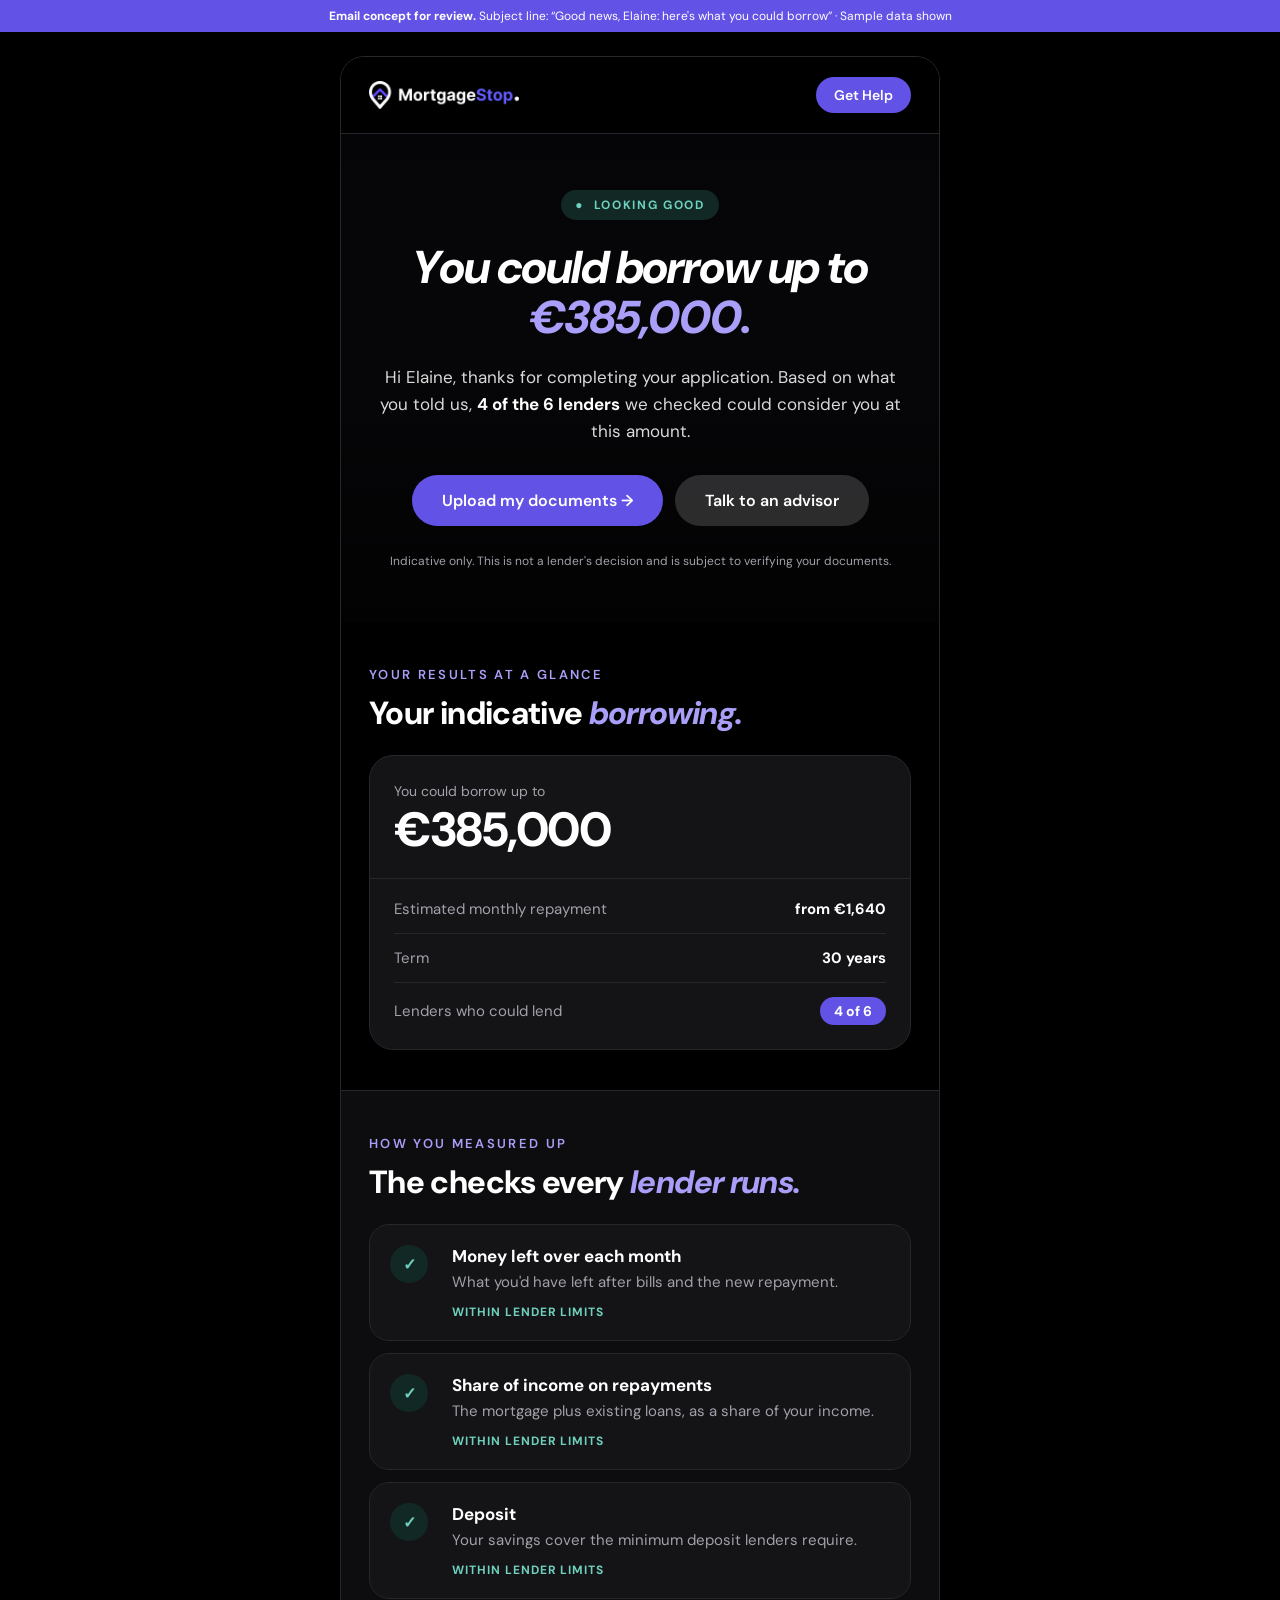
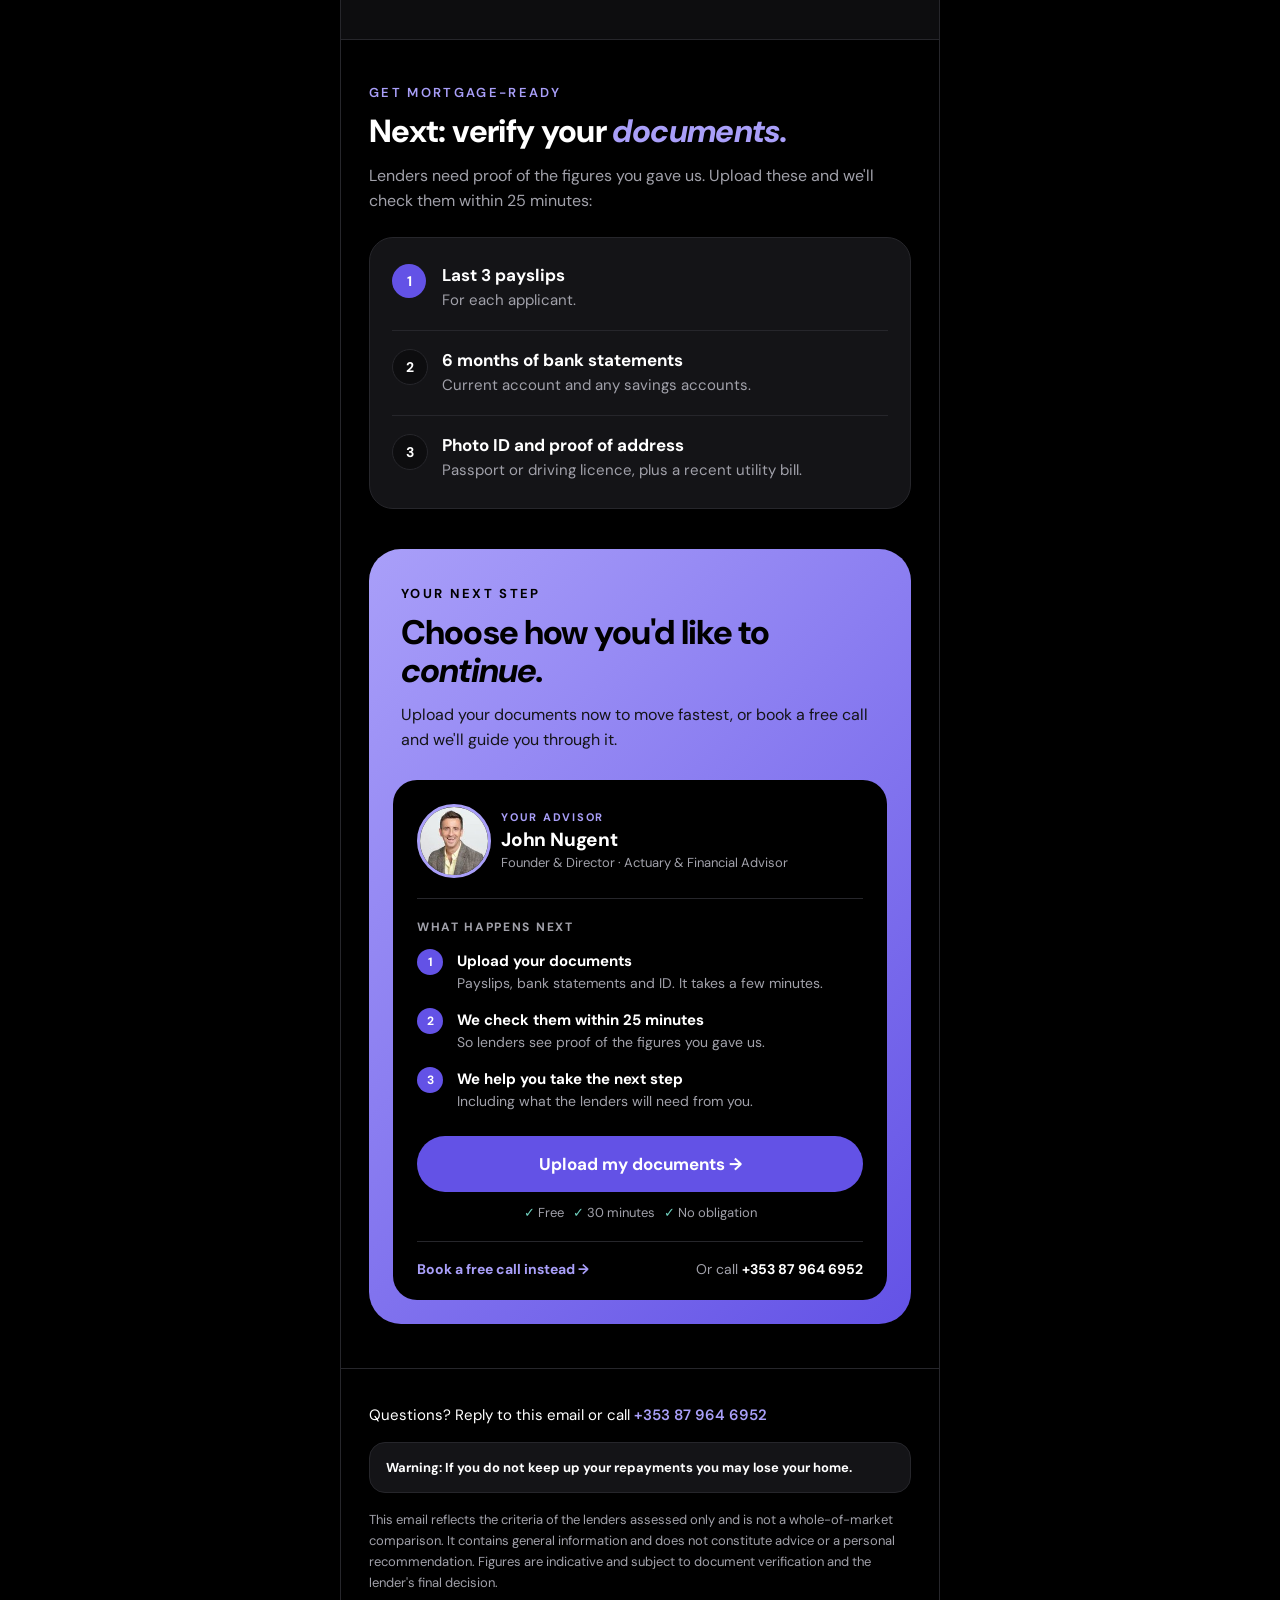
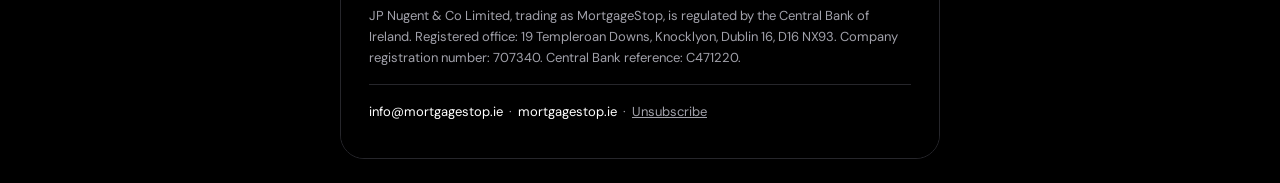
<file: emails/mortgagestop-email-results-good-news.html>
<!doctype html>
<html lang="en-IE" xmlns="http://www.w3.org/1999/xhtml">
<head>
<meta charset="utf-8">
<meta name="viewport" content="width=device-width, initial-scale=1">
<meta name="x-apple-disable-message-reformatting">
<meta name="color-scheme" content="dark">
<meta name="supported-color-schemes" content="dark">
<title>Good news, Elaine: here's what you could borrow</title>
<link href="https://fonts.googleapis.com/css2?family=DM+Sans:ital,opsz,wght@0,9..40,400..800;1,9..40,700..800&display=swap" rel="stylesheet">
<style>
  body{margin:0;padding:0;background:#000000;}
  a{color:inherit;}
  @media (max-width:620px){
    .container{width:100%!important;}
    .px{padding-left:20px!important;padding-right:20px!important;}
    .hero-title{font-size:34px!important;line-height:38px!important;}
    .h2{font-size:26px!important;line-height:30px!important;}
    .stat{font-size:40px!important;line-height:44px!important;}
    .stack{display:block!important;width:100%!important;}
    .stack-gap{height:12px!important;}
    .hide-s{display:none!important;}
  }
</style>
</head>
<body style="margin:0;padding:0;background:#000000;">
<!-- Concept preview bar: remove before sending -->
<div style="background:#6352e6;color:#ffffff;font-family:'DM Sans','Helvetica Neue',Helvetica,Arial,sans-serif;font-size:12px;text-align:center;padding:8px 12px;">
  <strong>Email concept for review.</strong> Subject line: &ldquo;Good news, Elaine: here's what you could borrow&rdquo; &middot; Sample data shown
</div>
<div style="display:none;max-height:0;overflow:hidden;opacity:0;color:transparent;">4 of 6 lenders could consider your application. Here's your next step.&#8199;&#65279;&#847;&#8199;&#65279;&#847;&#8199;&#65279;&#847;</div>

<table role="presentation" width="100%" cellpadding="0" cellspacing="0" border="0" bgcolor="#000000" style="background:#000000;">
<tr><td align="center" style="padding:24px 12px;">
<table role="presentation" class="container" width="600" cellpadding="0" cellspacing="0" border="0" bgcolor="#000000" style="width:600px;max-width:600px;background:#000000;border:1px solid #26262b;border-radius:24px;overflow:hidden;">

<!-- Header -->
<tr><td class="px" bgcolor="#000000" style="background:#000000;padding:20px 28px;border-bottom:1px solid #26262b;">
  <table role="presentation" width="100%" cellpadding="0" cellspacing="0" border="0"><tr>
    <td valign="middle"><a href="https://mortgagestop.ie" style="text-decoration:none;"><img src="[data-uri]" width="150" alt="MortgageStop" style="display:block;width:150px;height:auto;border:0;"></a></td>
    <td valign="middle" align="right">
      <table role="presentation" cellpadding="0" cellspacing="0" border="0"><tr><td bgcolor="#6352e6" style="background:#6352e6;border-radius:999px;">
        <a href="tel:+353879646952" style="display:block;padding:9px 18px;font-family:'DM Sans','Helvetica Neue',Helvetica,Arial,sans-serif;font-size:14px;font-weight:600;color:#ffffff;text-decoration:none;white-space:nowrap;">Get Help</a>
      </td></tr></table>
    </td>
  </tr></table>
</td></tr>

<!-- Hero -->
<tr><td class="px" align="center" bgcolor="#0b0b0f" style="background:#0b0b0f;background-image:linear-gradient(180deg,rgba(0,0,0,.55) 0%,rgba(0,0,0,.45) 45%,rgba(0,0,0,.8) 100%),url('https://images.unsplash.com/photo-1758523670991-ee93bc48d81d?auto=format&fit=crop&q=70&w=1200');background-size:cover;background-position:center 40%;padding:56px 36px 52px;text-align:center;">
  <table role="presentation" cellpadding="0" cellspacing="0" border="0" align="center"><tr><td bgcolor="#122825" style="background:#122825;border-radius:999px;padding:7px 14px;font-family:'DM Sans','Helvetica Neue',Helvetica,Arial,sans-serif;font-size:12px;font-weight:700;letter-spacing:.14em;color:#6fd0be;">&#9679;&nbsp; LOOKING GOOD</td></tr></table>
  <h1 class="hero-title" style="margin:22px 0 0;font-family:'DM Sans','Helvetica Neue',Helvetica,Arial,sans-serif;font-size:46px;line-height:50px;font-weight:800;font-style:italic;letter-spacing:-.025em;color:#ffffff;">You could borrow up to <span style="color:#a99ff9;">&euro;385,000.</span></h1>
  <p style="margin:22px 0 0;font-family:'DM Sans','Helvetica Neue',Helvetica,Arial,sans-serif;font-size:17px;line-height:27px;color:#d9d9d9;">Hi Elaine, thanks for completing your application. Based on what you told us, <strong style="color:#ffffff;">4 of the 6 lenders</strong> we checked could consider you at this amount.</p>
  <table role="presentation" cellpadding="0" cellspacing="0" border="0" align="center" style="margin-top:30px;"><tr>
    <td class="stack" bgcolor="#6352e6" style="background:#6352e6;border-radius:999px;">
      <a href="#upload" style="display:block;padding:15px 30px;font-family:'DM Sans','Helvetica Neue',Helvetica,Arial,sans-serif;font-size:16px;font-weight:600;color:#ffffff;text-decoration:none;text-align:center;white-space:nowrap;">Upload my documents &rarr;</a>
    </td>
    <td class="stack stack-gap" width="12" style="font-size:0;line-height:0;">&nbsp;</td>
    <td class="stack" bgcolor="#2b2b2e" style="background:#2b2b2e;background:rgba(255,255,255,.16);border-radius:999px;">
      <a href="#book" style="display:block;padding:15px 30px;font-family:'DM Sans','Helvetica Neue',Helvetica,Arial,sans-serif;font-size:16px;font-weight:600;color:#ffffff;text-decoration:none;text-align:center;white-space:nowrap;">Talk to an advisor</a>
    </td>
  </tr></table>
  <p style="margin:26px 0 0;font-family:'DM Sans','Helvetica Neue',Helvetica,Arial,sans-serif;font-size:12px;line-height:18px;color:#a1a1aa;">Indicative only. This is not a lender's decision and is subject to verifying your documents.</p>
</td></tr>

<!-- Results at a glance -->
<tr><td class="px" bgcolor="#000000" style="background:#000000;padding:44px 28px 40px;">
  <div style="font-family:'DM Sans','Helvetica Neue',Helvetica,Arial,sans-serif;font-size:13px;font-weight:600;letter-spacing:.18em;text-transform:uppercase;color:#a99ff9;">Your results at a glance</div>
  <h2 class="h2" style="margin:12px 0 0;font-family:'DM Sans','Helvetica Neue',Helvetica,Arial,sans-serif;font-size:32px;line-height:36px;font-weight:800;letter-spacing:-.02em;color:#ffffff;">Your indicative <em style="font-style:italic;color:#a99ff9;">borrowing.</em></h2>
  <table role="presentation" width="100%" cellpadding="0" cellspacing="0" border="0" bgcolor="#141417" style="margin-top:24px;background:#141417;border:1px solid #26262b;border-radius:24px;">
    <tr><td style="padding:26px 24px 22px;border-bottom:1px solid #26262b;font-family:'DM Sans','Helvetica Neue',Helvetica,Arial,sans-serif;">
      <div style="font-size:14px;color:#a1a1aa;">You could borrow up to</div>
      <div class="stat" style="margin-top:4px;font-size:48px;line-height:52px;font-weight:800;letter-spacing:-.03em;color:#ffffff;">&euro;385,000</div>
    </td></tr>
    <tr><td style="padding:6px 24px 10px;">
      <table role="presentation" width="100%" cellpadding="0" cellspacing="0" border="0" style="font-family:'DM Sans','Helvetica Neue',Helvetica,Arial,sans-serif;">
        <tr><td style="padding:14px 0;border-bottom:1px solid #26262b;font-size:15px;color:#a1a1aa;">Estimated monthly repayment</td>
          <td align="right" style="padding:14px 0;border-bottom:1px solid #26262b;font-size:15px;font-weight:700;color:#ffffff;white-space:nowrap;">from &euro;1,640</td></tr>
        <tr><td style="padding:14px 0;border-bottom:1px solid #26262b;font-size:15px;color:#a1a1aa;">Term</td>
          <td align="right" style="padding:14px 0;border-bottom:1px solid #26262b;font-size:15px;font-weight:700;color:#ffffff;white-space:nowrap;">30 years</td></tr>
        <tr><td style="padding:14px 0;font-size:15px;color:#a1a1aa;">Lenders who could lend</td>
          <td align="right" style="padding:14px 0;white-space:nowrap;"><span style="display:inline-block;background:#6352e6;color:#ffffff;font-family:'DM Sans','Helvetica Neue',Helvetica,Arial,sans-serif;font-size:14px;font-weight:700;padding:5px 14px;border-radius:999px;">4 of 6</span></td></tr>
      </table>
    </td></tr>
  </table>
</td></tr>

<!-- How you measured up -->
<tr><td class="px" bgcolor="#0d0d0f" style="background:#0d0d0f;padding:44px 28px 40px;border-top:1px solid #26262b;border-bottom:1px solid #26262b;">
  <div style="font-family:'DM Sans','Helvetica Neue',Helvetica,Arial,sans-serif;font-size:13px;font-weight:600;letter-spacing:.18em;text-transform:uppercase;color:#a99ff9;">How you measured up</div>
  <h2 class="h2" style="margin:12px 0 0;font-family:'DM Sans','Helvetica Neue',Helvetica,Arial,sans-serif;font-size:32px;line-height:36px;font-weight:800;letter-spacing:-.02em;color:#ffffff;">The checks every <em style="font-style:italic;color:#a99ff9;">lender runs.</em></h2>

  <!-- check card -->
  <table role="presentation" width="100%" cellpadding="0" cellspacing="0" border="0" bgcolor="#141417" style="margin-top:24px;background:#141417;border:1px solid #26262b;border-radius:20px;">
    <tr><td valign="top" width="58" style="padding:20px 0 20px 20px;">
      <table role="presentation" cellpadding="0" cellspacing="0" border="0"><tr><td width="38" height="38" align="center" valign="middle" bgcolor="#122825" style="background:#122825;border-radius:50%;font-family:'DM Sans',Arial,sans-serif;font-size:16px;font-weight:700;color:#6fd0be;">&#10003;</td></tr></table></td>
    <td valign="top" style="padding:20px 20px 20px 4px;font-family:'DM Sans','Helvetica Neue',Helvetica,Arial,sans-serif;">
      <div style="font-size:17px;font-weight:700;color:#ffffff;">Money left over each month</div>
      <div style="font-size:15px;line-height:23px;color:#a1a1aa;margin-top:4px;">What you'd have left after bills and the new repayment.</div>
      <div style="font-size:12px;font-weight:700;letter-spacing:.08em;text-transform:uppercase;color:#6fd0be;margin-top:10px;">Within lender limits</div></td></tr>
  </table>
  <table role="presentation" width="100%" cellpadding="0" cellspacing="0" border="0" bgcolor="#141417" style="margin-top:12px;background:#141417;border:1px solid #26262b;border-radius:20px;">
    <tr><td valign="top" width="58" style="padding:20px 0 20px 20px;">
      <table role="presentation" cellpadding="0" cellspacing="0" border="0"><tr><td width="38" height="38" align="center" valign="middle" bgcolor="#122825" style="background:#122825;border-radius:50%;font-family:'DM Sans',Arial,sans-serif;font-size:16px;font-weight:700;color:#6fd0be;">&#10003;</td></tr></table></td>
    <td valign="top" style="padding:20px 20px 20px 4px;font-family:'DM Sans','Helvetica Neue',Helvetica,Arial,sans-serif;">
      <div style="font-size:17px;font-weight:700;color:#ffffff;">Share of income on repayments</div>
      <div style="font-size:15px;line-height:23px;color:#a1a1aa;margin-top:4px;">The mortgage plus existing loans, as a share of your income.</div>
      <div style="font-size:12px;font-weight:700;letter-spacing:.08em;text-transform:uppercase;color:#6fd0be;margin-top:10px;">Within lender limits</div></td></tr>
  </table>
  <table role="presentation" width="100%" cellpadding="0" cellspacing="0" border="0" bgcolor="#141417" style="margin-top:12px;background:#141417;border:1px solid #26262b;border-radius:20px;">
    <tr><td valign="top" width="58" style="padding:20px 0 20px 20px;">
      <table role="presentation" cellpadding="0" cellspacing="0" border="0"><tr><td width="38" height="38" align="center" valign="middle" bgcolor="#122825" style="background:#122825;border-radius:50%;font-family:'DM Sans',Arial,sans-serif;font-size:16px;font-weight:700;color:#6fd0be;">&#10003;</td></tr></table></td>
    <td valign="top" style="padding:20px 20px 20px 4px;font-family:'DM Sans','Helvetica Neue',Helvetica,Arial,sans-serif;">
      <div style="font-size:17px;font-weight:700;color:#ffffff;">Deposit</div>
      <div style="font-size:15px;line-height:23px;color:#a1a1aa;margin-top:4px;">Your savings cover the minimum deposit lenders require.</div>
      <div style="font-size:12px;font-weight:700;letter-spacing:.08em;text-transform:uppercase;color:#6fd0be;margin-top:10px;">Within lender limits</div></td></tr>
  </table>
</td></tr>

<!-- Get mortgage-ready -->
<tr><td class="px" bgcolor="#000000" style="background:#000000;padding:44px 28px 40px;">
  <div style="font-family:'DM Sans','Helvetica Neue',Helvetica,Arial,sans-serif;font-size:13px;font-weight:600;letter-spacing:.18em;text-transform:uppercase;color:#a99ff9;">Get mortgage-ready</div>
  <h2 class="h2" style="margin:12px 0 0;font-family:'DM Sans','Helvetica Neue',Helvetica,Arial,sans-serif;font-size:32px;line-height:36px;font-weight:800;letter-spacing:-.02em;color:#ffffff;">Next: verify your <em style="font-style:italic;color:#a99ff9;">documents.</em></h2>
  <p style="margin:14px 0 0;font-family:'DM Sans','Helvetica Neue',Helvetica,Arial,sans-serif;font-size:16px;line-height:25px;color:#a1a1aa;">Lenders need proof of the figures you gave us. Upload these and we'll check them within 25 minutes:</p>
  <table role="presentation" width="100%" cellpadding="0" cellspacing="0" border="0" bgcolor="#141417" style="margin-top:24px;background:#141417;border:1px solid #26262b;border-radius:24px;">
    <tr><td style="padding:8px 22px;">
      <table role="presentation" width="100%" cellpadding="0" cellspacing="0" border="0">
        <tr><td valign="top" width="50" style="padding:18px 0;border-bottom:1px solid #26262b;">
          <table role="presentation" cellpadding="0" cellspacing="0" border="0"><tr><td width="34" height="34" align="center" valign="middle" bgcolor="#6352e6" style="background:#6352e6;border-radius:50%;font-family:'DM Sans',Arial,sans-serif;font-size:14px;font-weight:700;color:#ffffff;">1</td></tr></table></td>
          <td valign="top" style="padding:18px 0;border-bottom:1px solid #26262b;font-family:'DM Sans','Helvetica Neue',Helvetica,Arial,sans-serif;"><div style="font-size:17px;font-weight:700;color:#ffffff;">Last 3 payslips</div>
          <div style="font-size:15px;line-height:23px;color:#a1a1aa;margin-top:3px;">For each applicant.</div></td></tr>
        <tr><td valign="top" width="50" style="padding:18px 0;border-bottom:1px solid #26262b;">
          <table role="presentation" cellpadding="0" cellspacing="0" border="0"><tr><td width="34" height="34" align="center" valign="middle" bgcolor="#0d0d0f" style="background:#0d0d0f;border:1px solid #26262b;border-radius:50%;font-family:'DM Sans',Arial,sans-serif;font-size:14px;font-weight:700;color:#ffffff;">2</td></tr></table></td>
          <td valign="top" style="padding:18px 0;border-bottom:1px solid #26262b;font-family:'DM Sans','Helvetica Neue',Helvetica,Arial,sans-serif;"><div style="font-size:17px;font-weight:700;color:#ffffff;">6 months of bank statements</div>
          <div style="font-size:15px;line-height:23px;color:#a1a1aa;margin-top:3px;">Current account and any savings accounts.</div></td></tr>
        <tr><td valign="top" width="50" style="padding:18px 0;">
          <table role="presentation" cellpadding="0" cellspacing="0" border="0"><tr><td width="34" height="34" align="center" valign="middle" bgcolor="#0d0d0f" style="background:#0d0d0f;border:1px solid #26262b;border-radius:50%;font-family:'DM Sans',Arial,sans-serif;font-size:14px;font-weight:700;color:#ffffff;">3</td></tr></table></td>
          <td valign="top" style="padding:18px 0;font-family:'DM Sans','Helvetica Neue',Helvetica,Arial,sans-serif;"><div style="font-size:17px;font-weight:700;color:#ffffff;">Photo ID and proof of address</div>
          <div style="font-size:15px;line-height:23px;color:#a1a1aa;margin-top:3px;">Passport or driving licence, plus a recent utility bill.</div></td></tr>
      </table>
    </td></tr>
  </table>
</td></tr>

<!-- Next step: gradient panel with advisor card, like the site's closing banner -->
<tr><td class="px" bgcolor="#000000" style="background:#000000;padding:0 28px 44px;">
  <table role="presentation" width="100%" cellpadding="0" cellspacing="0" border="0" bgcolor="#a99ff9" style="background:#a99ff9;background-image:linear-gradient(135deg,#a99ff9,#6352e6);border-radius:32px;">
    <tr><td class="px" style="padding:36px 24px 24px;font-family:'DM Sans','Helvetica Neue',Helvetica,Arial,sans-serif;">
      <div style="padding:0 8px;">
        <div style="font-size:13px;font-weight:700;letter-spacing:.18em;text-transform:uppercase;color:#000000;">Your next step</div>
        <h2 class="h2" style="margin:12px 0 0;font-size:34px;line-height:38px;font-weight:800;letter-spacing:-.025em;color:#000000;">Choose how you'd like to <em style="font-style:italic;">continue.</em></h2>
        <p style="margin:12px 0 0;font-size:16px;line-height:25px;color:#141417;">Upload your documents now to move fastest, or book a free call and we'll guide you through it.</p>
      </div>

      <!-- advisor card -->
      <table role="presentation" width="100%" cellpadding="0" cellspacing="0" border="0" bgcolor="#000000" style="margin-top:28px;background:#000000;border-radius:24px;">
        <tr><td style="padding:24px 24px 0;">
          <table role="presentation" width="100%" cellpadding="0" cellspacing="0" border="0"><tr>
            <td width="84" valign="middle"><img src="[data-uri]" width="68" height="68" alt="John Nugent" style="display:block;width:68px;height:68px;border-radius:50%;border:3px solid #a99ff9;"></td>
            <td valign="middle" style="font-family:'DM Sans','Helvetica Neue',Helvetica,Arial,sans-serif;">
              <div style="font-size:11px;font-weight:700;letter-spacing:.16em;text-transform:uppercase;color:#a99ff9;">Your advisor</div>
              <div style="font-size:19px;font-weight:800;letter-spacing:-.01em;color:#ffffff;margin-top:3px;">John Nugent</div>
              <div style="font-size:13px;line-height:19px;color:#a1a1aa;margin-top:1px;">Founder &amp; Director &middot; Actuary &amp; Financial Advisor</div>
            </td>
          </tr></table>
        </td></tr>
        <tr><td style="padding:20px 24px 0;"><div style="height:1px;line-height:1px;font-size:0;background:#26262b;">&nbsp;</div></td></tr>
        <tr><td style="padding:20px 24px 0;">
          <div style="font-family:'DM Sans','Helvetica Neue',Helvetica,Arial,sans-serif;font-size:12px;font-weight:700;letter-spacing:.14em;text-transform:uppercase;color:#a1a1aa;margin-bottom:14px;">What happens next</div>
          <table role="presentation" width="100%" cellpadding="0" cellspacing="0" border="0">
            <tr><td valign="top" width="40" style="padding:0 0 14px;">
              <table role="presentation" cellpadding="0" cellspacing="0" border="0"><tr><td width="26" height="26" align="center" valign="middle" bgcolor="#6352e6" style="background:#6352e6;border-radius:50%;font-family:'DM Sans',Arial,sans-serif;font-size:12px;font-weight:700;color:#ffffff;">1</td></tr></table></td>
            <td valign="top" style="padding:2px 0 14px;font-family:'DM Sans','Helvetica Neue',Helvetica,Arial,sans-serif;"><div style="font-size:15px;font-weight:700;color:#ffffff;">Upload your documents</div>
              <div style="font-size:14px;line-height:21px;color:#a1a1aa;margin-top:2px;">Payslips, bank statements and ID. It takes a few minutes.</div></td></tr>
            <tr><td valign="top" width="40" style="padding:0 0 14px;">
              <table role="presentation" cellpadding="0" cellspacing="0" border="0"><tr><td width="26" height="26" align="center" valign="middle" bgcolor="#6352e6" style="background:#6352e6;border-radius:50%;font-family:'DM Sans',Arial,sans-serif;font-size:12px;font-weight:700;color:#ffffff;">2</td></tr></table></td>
            <td valign="top" style="padding:2px 0 14px;font-family:'DM Sans','Helvetica Neue',Helvetica,Arial,sans-serif;"><div style="font-size:15px;font-weight:700;color:#ffffff;">We check them within 25 minutes</div>
              <div style="font-size:14px;line-height:21px;color:#a1a1aa;margin-top:2px;">So lenders see proof of the figures you gave us.</div></td></tr>
            <tr><td valign="top" width="40" style="padding:0 0 0px;">
              <table role="presentation" cellpadding="0" cellspacing="0" border="0"><tr><td width="26" height="26" align="center" valign="middle" bgcolor="#6352e6" style="background:#6352e6;border-radius:50%;font-family:'DM Sans',Arial,sans-serif;font-size:12px;font-weight:700;color:#ffffff;">3</td></tr></table></td>
            <td valign="top" style="padding:2px 0 0px;font-family:'DM Sans','Helvetica Neue',Helvetica,Arial,sans-serif;"><div style="font-size:15px;font-weight:700;color:#ffffff;">We help you take the next step</div>
              <div style="font-size:14px;line-height:21px;color:#a1a1aa;margin-top:2px;">Including what the lenders will need from you.</div></td></tr>
          </table>
        </td></tr>
        <tr><td style="padding:24px 24px 0;">
          <table role="presentation" width="100%" cellpadding="0" cellspacing="0" border="0"><tr>
            <td align="center" bgcolor="#6352e6" style="background:#6352e6;border-radius:999px;">
              <a href="#upload" style="display:block;padding:17px 24px;font-family:'DM Sans','Helvetica Neue',Helvetica,Arial,sans-serif;font-size:17px;font-weight:700;color:#ffffff;text-decoration:none;text-align:center;">Upload my documents &rarr;</a></td>
          </tr></table>
          <p style="margin:12px 0 0;text-align:center;font-family:'DM Sans','Helvetica Neue',Helvetica,Arial,sans-serif;font-size:13px;color:#a1a1aa;"><span style="color:#6fd0be;">&#10003;</span> Free &nbsp;&nbsp;<span style="color:#6fd0be;">&#10003;</span> 30 minutes &nbsp;&nbsp;<span style="color:#6fd0be;">&#10003;</span> No obligation</p>
        </td></tr>
        <tr><td style="padding:20px 24px 0;"><div style="height:1px;line-height:1px;font-size:0;background:#26262b;">&nbsp;</div></td></tr>
        <tr><td style="padding:16px 24px 20px;">
          <table role="presentation" width="100%" cellpadding="0" cellspacing="0" border="0" style="font-family:'DM Sans','Helvetica Neue',Helvetica,Arial,sans-serif;font-size:14px;"><tr>
            <td class="stack" valign="middle" style="padding:2px 0;"><a href="#book" style="color:#a99ff9;font-weight:700;text-decoration:none;">Book a free call instead &rarr;</a></td>
            <td class="stack" valign="middle" align="right" style="padding:2px 0;color:#a1a1aa;white-space:nowrap;">Or call <a href="tel:+353879646952" style="color:#ffffff;font-weight:700;text-decoration:none;">+353 87 964 6952</a></td>
          </tr></table>
        </td></tr>
      </table>
    </td></tr>
  </table>
</td></tr>

<!-- Footer -->
<tr><td class="px" bgcolor="#000000" style="background:#000000;padding:36px 28px 36px;border-top:1px solid #26262b;font-family:'DM Sans','Helvetica Neue',Helvetica,Arial,sans-serif;font-size:13px;line-height:21px;color:#a1a1aa;">
  <p style="margin:0 0 16px;color:#ffffff;font-size:15px;">Questions? Reply to this email or call <a href="tel:+353879646952" style="color:#a99ff9;text-decoration:none;font-weight:600;">+353 87 964 6952</a></p>
  <table role="presentation" width="100%" cellpadding="0" cellspacing="0" border="0" style="margin:0 0 16px;"><tr><td bgcolor="#141417" style="background:#141417;border:1px solid #26262b;border-radius:16px;padding:14px 16px;font-weight:700;color:#ffffff;">Warning: If you do not keep up your repayments you may lose your home.</td></tr></table>
  <p style="margin:0 0 12px;">This email reflects the criteria of the lenders assessed only and is not a whole-of-market comparison. It contains general information and does not constitute advice or a personal recommendation. Figures are indicative and subject to document verification and the lender's final decision.</p>
  <p style="margin:0 0 16px;">JP Nugent &amp; Co Limited, trading as MortgageStop, is regulated by the Central Bank of Ireland. Registered office: 19 Templeroan Downs, Knocklyon, Dublin 16, D16 NX93. Company registration number: 707340. Central Bank reference: C471220.</p>
  <p style="margin:0;padding-top:16px;border-top:1px solid #26262b;"><a href="mailto:info@mortgagestop.ie" style="color:#ffffff;text-decoration:none;">info@mortgagestop.ie</a> &nbsp;&middot;&nbsp; <a href="https://mortgagestop.ie" style="color:#ffffff;text-decoration:none;">mortgagestop.ie</a> &nbsp;&middot;&nbsp; <a href="#" style="color:#a1a1aa;">Unsubscribe</a></p>
</td></tr>

</table>
</td></tr></table>
</body>
</html>
</file>
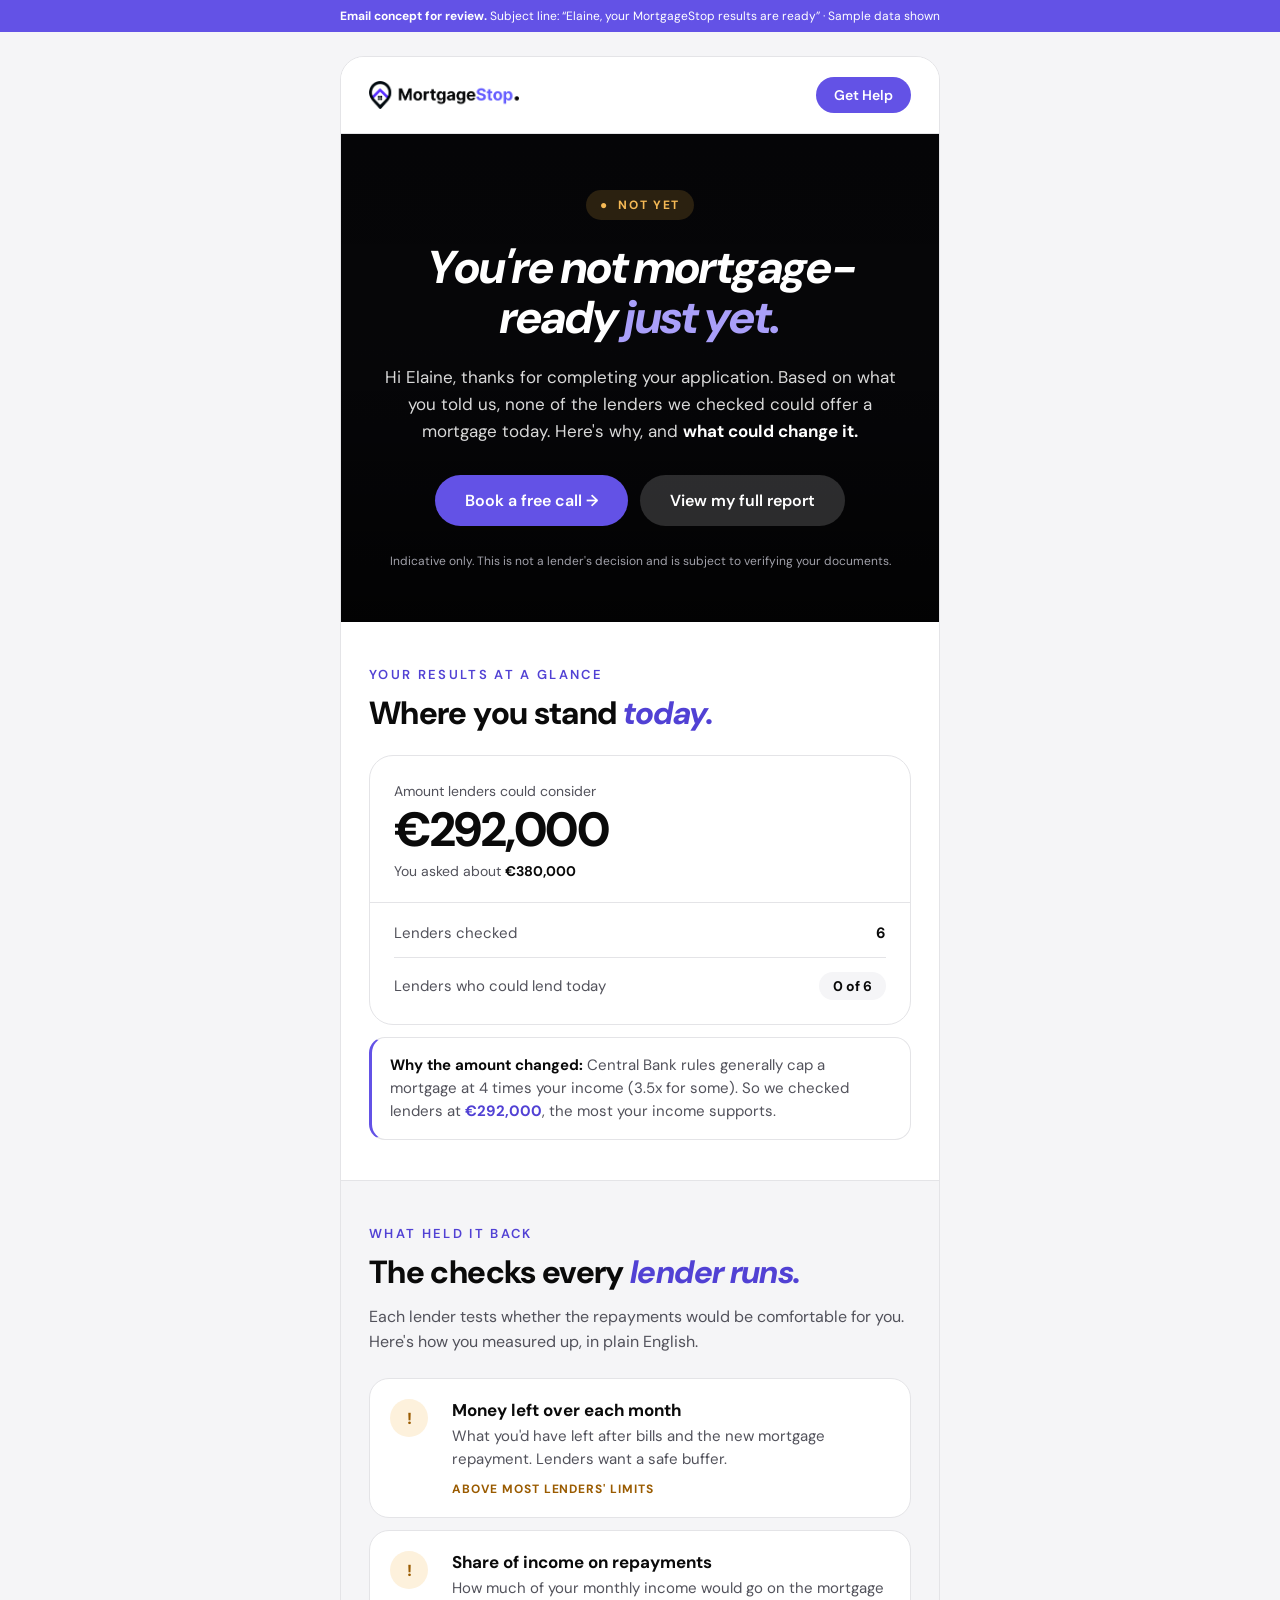
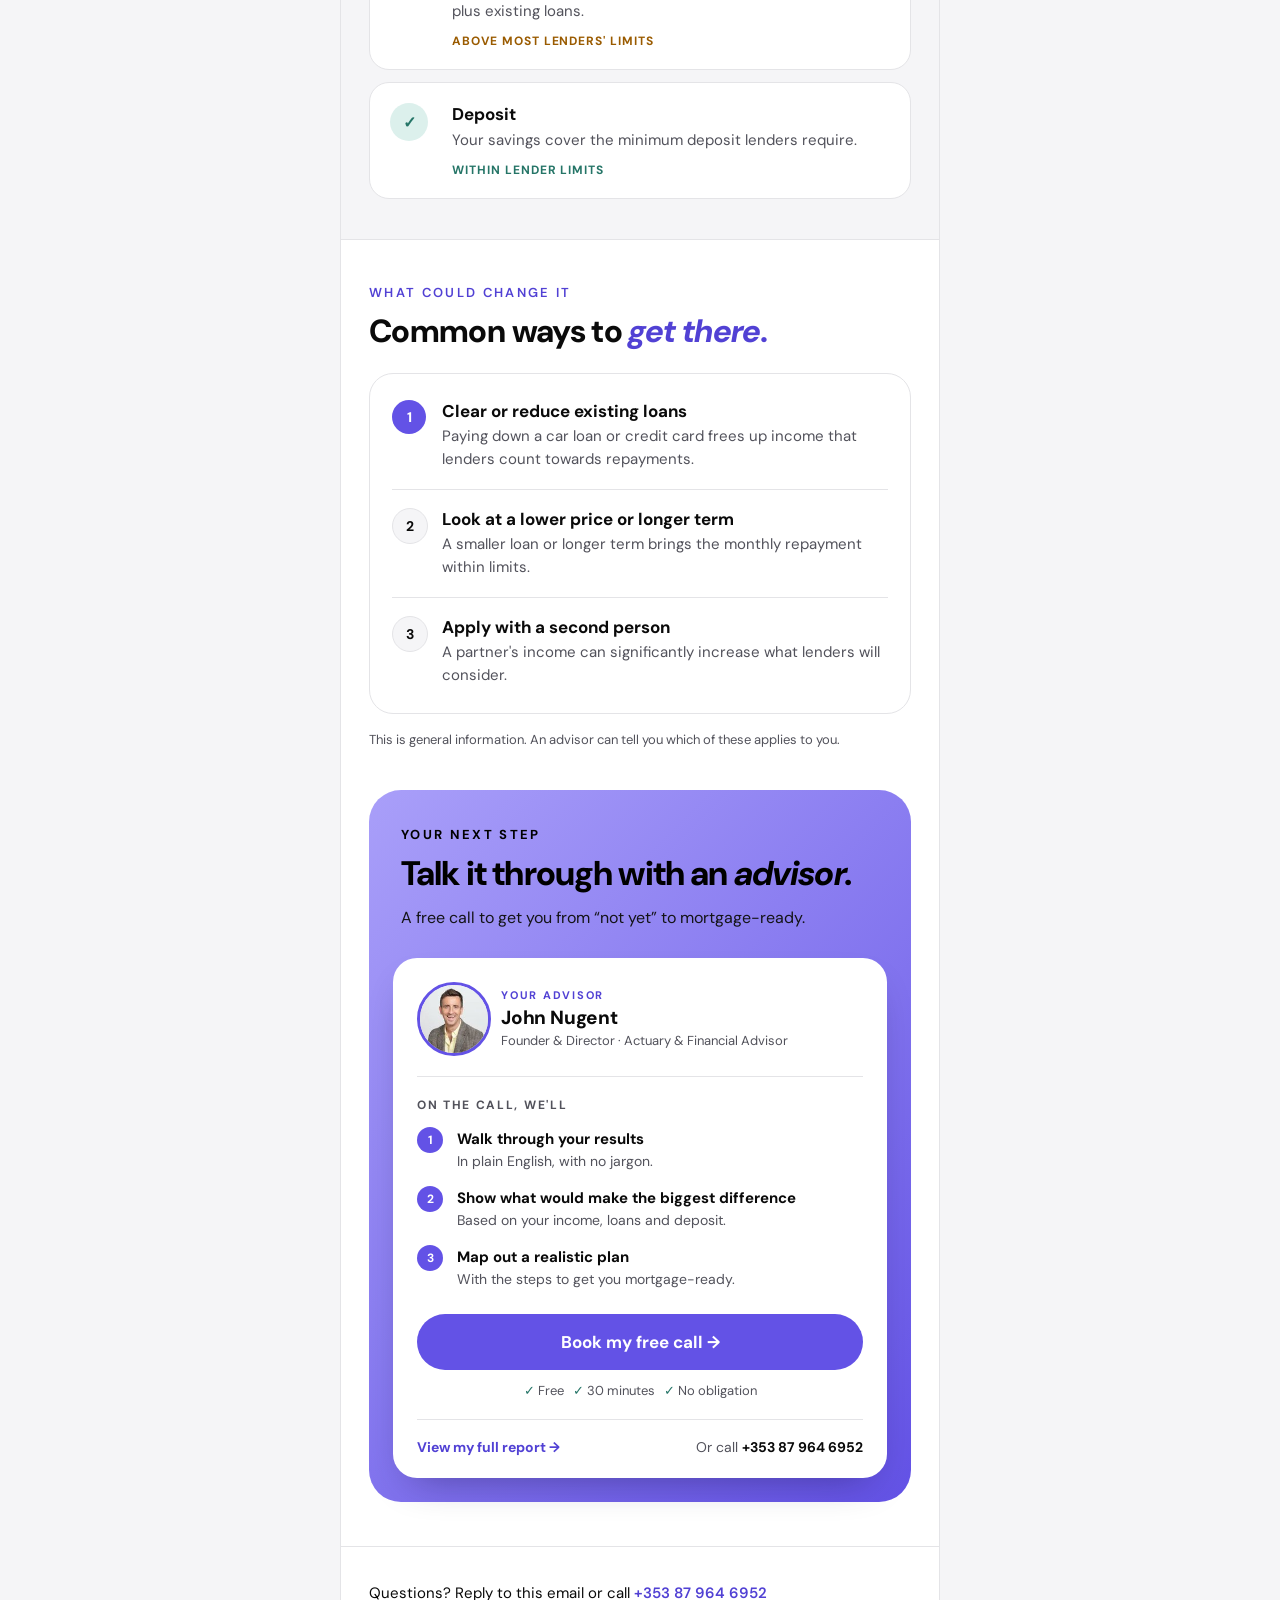
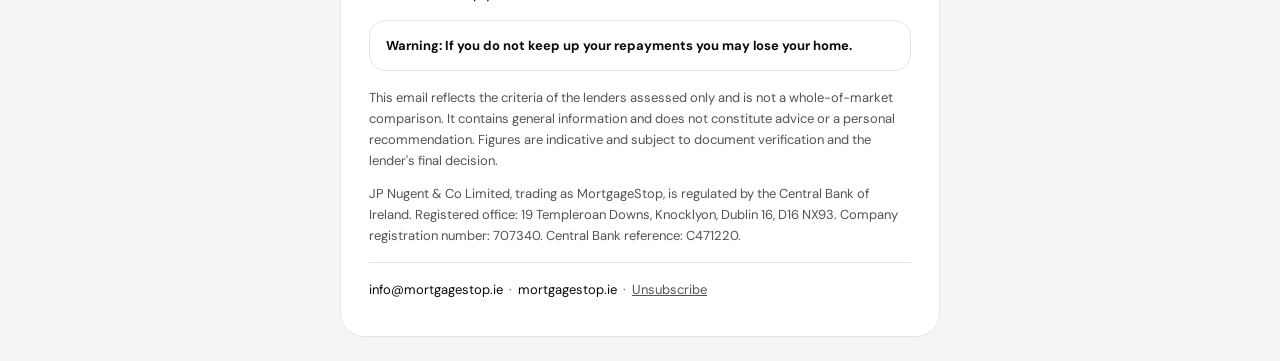
<file: emails/mortgagestop-email-results-not-yet-light.html>
<!doctype html>
<html lang="en-IE" xmlns="http://www.w3.org/1999/xhtml">
<head>
<meta charset="utf-8">
<meta name="viewport" content="width=device-width, initial-scale=1">
<meta name="x-apple-disable-message-reformatting">
<meta name="color-scheme" content="light only">
<meta name="supported-color-schemes" content="light only">
<title>Elaine, your MortgageStop results are ready</title>
<link href="https://fonts.googleapis.com/css2?family=DM+Sans:ital,opsz,wght@0,9..40,400..800;1,9..40,700..800&display=swap" rel="stylesheet">
<style>
  body{margin:0;padding:0;background:#f5f5f7;}
  a{color:inherit;}
  @media (max-width:620px){
    .container{width:100%!important;}
    .px{padding-left:20px!important;padding-right:20px!important;}
    .hero-title{font-size:34px!important;line-height:38px!important;}
    .h2{font-size:26px!important;line-height:30px!important;}
    .stat{font-size:40px!important;line-height:44px!important;}
    .stack{display:block!important;width:100%!important;}
    .stack-gap{height:12px!important;}
    .hide-s{display:none!important;}
  }
</style>
</head>
<body style="margin:0;padding:0;background:#f5f5f7;">
<!-- Concept preview bar: remove before sending -->
<div style="background:#6352e6;color:#ffffff;font-family:'DM Sans','Helvetica Neue',Helvetica,Arial,sans-serif;font-size:12px;text-align:center;padding:8px 12px;">
  <strong>Email concept for review.</strong> Subject line: &ldquo;Elaine, your MortgageStop results are ready&rdquo; &middot; Sample data shown
</div>
<div style="display:none;max-height:0;overflow:hidden;opacity:0;color:transparent;">Here's where you stand today, and the clearest ways to improve it.&#8199;&#65279;&#847;&#8199;&#65279;&#847;&#8199;&#65279;&#847;</div>

<table role="presentation" width="100%" cellpadding="0" cellspacing="0" border="0" bgcolor="#f5f5f7" style="background:#f5f5f7;">
<tr><td align="center" style="padding:24px 12px;">
<table role="presentation" class="container" width="600" cellpadding="0" cellspacing="0" border="0" bgcolor="#ffffff" style="width:600px;max-width:600px;background:#ffffff;border:1px solid #e4e4e7;border-radius:24px;overflow:hidden;">

<!-- Header -->
<tr><td class="px" bgcolor="#ffffff" style="background:#ffffff;padding:20px 28px;border-bottom:1px solid #e4e4e7;">
  <table role="presentation" width="100%" cellpadding="0" cellspacing="0" border="0"><tr>
    <td valign="middle"><a href="https://mortgagestop.ie" style="text-decoration:none;"><img src="[data-uri]" width="150" alt="MortgageStop" style="display:block;width:150px;height:auto;border:0;"></a></td>
    <td valign="middle" align="right">
      <table role="presentation" cellpadding="0" cellspacing="0" border="0"><tr><td bgcolor="#6352e6" style="background:#6352e6;border-radius:999px;">
        <a href="tel:+353879646952" style="display:block;padding:9px 18px;font-family:'DM Sans','Helvetica Neue',Helvetica,Arial,sans-serif;font-size:14px;font-weight:600;color:#ffffff;text-decoration:none;white-space:nowrap;">Get Help</a>
      </td></tr></table>
    </td>
  </tr></table>
</td></tr>

<!-- Hero -->
<tr><td class="px" align="center" bgcolor="#0b0b0f" style="background:#0b0b0f;background-image:linear-gradient(180deg,rgba(0,0,0,.55) 0%,rgba(0,0,0,.45) 45%,rgba(0,0,0,.8) 100%),url('https://images.unsplash.com/photo-1758523417356-3171f06a32b6?auto=format&fit=crop&q=70&w=1200');background-size:cover;background-position:center 40%;padding:56px 36px 52px;text-align:center;">
  <table role="presentation" cellpadding="0" cellspacing="0" border="0" align="center"><tr><td bgcolor="#2b2110" style="background:#2b2110;border-radius:999px;padding:7px 14px;font-family:'DM Sans','Helvetica Neue',Helvetica,Arial,sans-serif;font-size:12px;font-weight:700;letter-spacing:.14em;color:#f5b955;">&#9679;&nbsp; NOT YET</td></tr></table>
  <h1 class="hero-title" style="margin:22px 0 0;font-family:'DM Sans','Helvetica Neue',Helvetica,Arial,sans-serif;font-size:46px;line-height:50px;font-weight:800;font-style:italic;letter-spacing:-.025em;color:#ffffff;">You're not mortgage-ready <span style="color:#a99ff9;">just yet.</span></h1>
  <p style="margin:22px 0 0;font-family:'DM Sans','Helvetica Neue',Helvetica,Arial,sans-serif;font-size:17px;line-height:27px;color:#d9d9d9;">Hi Elaine, thanks for completing your application. Based on what you told us, none of the lenders we checked could offer a mortgage today. Here's why, and <strong style="color:#ffffff;">what could change it.</strong></p>
  <table role="presentation" cellpadding="0" cellspacing="0" border="0" align="center" style="margin-top:30px;"><tr>
    <td class="stack" bgcolor="#6352e6" style="background:#6352e6;border-radius:999px;">
      <a href="#book" style="display:block;padding:15px 30px;font-family:'DM Sans','Helvetica Neue',Helvetica,Arial,sans-serif;font-size:16px;font-weight:600;color:#ffffff;text-decoration:none;text-align:center;white-space:nowrap;">Book a free call &rarr;</a>
    </td>
    <td class="stack stack-gap" width="12" style="font-size:0;line-height:0;">&nbsp;</td>
    <td class="stack" bgcolor="#2b2b2e" style="background:#2b2b2e;background:rgba(255,255,255,.16);border-radius:999px;">
      <a href="#report" style="display:block;padding:15px 30px;font-family:'DM Sans','Helvetica Neue',Helvetica,Arial,sans-serif;font-size:16px;font-weight:600;color:#ffffff;text-decoration:none;text-align:center;white-space:nowrap;">View my full report</a>
    </td>
  </tr></table>
  <p style="margin:26px 0 0;font-family:'DM Sans','Helvetica Neue',Helvetica,Arial,sans-serif;font-size:12px;line-height:18px;color:#a1a1aa;">Indicative only. This is not a lender's decision and is subject to verifying your documents.</p>
</td></tr>

<!-- Results at a glance -->
<tr><td class="px" bgcolor="#ffffff" style="background:#ffffff;padding:44px 28px 40px;">
  <div style="font-family:'DM Sans','Helvetica Neue',Helvetica,Arial,sans-serif;font-size:13px;font-weight:600;letter-spacing:.18em;text-transform:uppercase;color:#5141d4;">Your results at a glance</div>
  <h2 class="h2" style="margin:12px 0 0;font-family:'DM Sans','Helvetica Neue',Helvetica,Arial,sans-serif;font-size:32px;line-height:36px;font-weight:800;letter-spacing:-.02em;color:#0a0a0a;">Where you stand <em style="font-style:italic;color:#5141d4;">today.</em></h2>
  <table role="presentation" width="100%" cellpadding="0" cellspacing="0" border="0" bgcolor="#ffffff" style="margin-top:24px;background:#ffffff;border:1px solid #e4e4e7;border-radius:24px;">
    <tr><td style="padding:26px 24px 22px;border-bottom:1px solid #e4e4e7;font-family:'DM Sans','Helvetica Neue',Helvetica,Arial,sans-serif;">
      <div style="font-size:14px;color:#52525b;">Amount lenders could consider</div>
      <div class="stat" style="margin-top:4px;font-size:48px;line-height:52px;font-weight:800;letter-spacing:-.03em;color:#0a0a0a;">&euro;292,000</div>
      <div style="margin-top:6px;font-size:14px;color:#52525b;">You asked about <span style="color:#0a0a0a;font-weight:700;">&euro;380,000</span></div>
    </td></tr>
    <tr><td style="padding:6px 24px 10px;">
      <table role="presentation" width="100%" cellpadding="0" cellspacing="0" border="0" style="font-family:'DM Sans','Helvetica Neue',Helvetica,Arial,sans-serif;">
        <tr><td style="padding:14px 0;border-bottom:1px solid #e4e4e7;font-size:15px;color:#52525b;">Lenders checked</td>
          <td align="right" style="padding:14px 0;border-bottom:1px solid #e4e4e7;font-size:15px;font-weight:700;color:#0a0a0a;white-space:nowrap;">6</td></tr>
        <tr><td style="padding:14px 0;font-size:15px;color:#52525b;">Lenders who could lend today</td>
          <td align="right" style="padding:14px 0;white-space:nowrap;"><span style="display:inline-block;background:#f5f5f7;color:#0a0a0a;font-family:'DM Sans','Helvetica Neue',Helvetica,Arial,sans-serif;font-size:14px;font-weight:700;padding:5px 14px;border-radius:999px;">0 of 6</span></td></tr>
      </table>
    </td></tr>
  </table>
  <table role="presentation" width="100%" cellpadding="0" cellspacing="0" border="0" style="margin-top:12px;"><tr>
    <td bgcolor="#ffffff" style="background:#ffffff;border:1px solid #e4e4e7;border-left:3px solid #6352e6;border-radius:16px;padding:16px 18px;font-family:'DM Sans','Helvetica Neue',Helvetica,Arial,sans-serif;font-size:15px;line-height:23px;color:#52525b;">
    <strong style="color:#0a0a0a;">Why the amount changed:</strong> Central Bank rules generally cap a mortgage at 4 times your income (3.5x for some). So we checked lenders at <strong style="color:#5141d4;">&euro;292,000</strong>, the most your income supports.</td></tr></table>
</td></tr>

<!-- How you measured up -->
<tr><td class="px" bgcolor="#f5f5f7" style="background:#f5f5f7;padding:44px 28px 40px;border-top:1px solid #e4e4e7;border-bottom:1px solid #e4e4e7;">
  <div style="font-family:'DM Sans','Helvetica Neue',Helvetica,Arial,sans-serif;font-size:13px;font-weight:600;letter-spacing:.18em;text-transform:uppercase;color:#5141d4;">What held it back</div>
  <h2 class="h2" style="margin:12px 0 0;font-family:'DM Sans','Helvetica Neue',Helvetica,Arial,sans-serif;font-size:32px;line-height:36px;font-weight:800;letter-spacing:-.02em;color:#0a0a0a;">The checks every <em style="font-style:italic;color:#5141d4;">lender runs.</em></h2>
  <p style="margin:14px 0 0;font-family:'DM Sans','Helvetica Neue',Helvetica,Arial,sans-serif;font-size:16px;line-height:25px;color:#52525b;">Each lender tests whether the repayments would be comfortable for you. Here's how you measured up, in plain English.</p>
  <table role="presentation" width="100%" cellpadding="0" cellspacing="0" border="0" bgcolor="#ffffff" style="margin-top:24px;background:#ffffff;border:1px solid #e4e4e7;border-radius:20px;">
    <tr><td valign="top" width="58" style="padding:20px 0 20px 20px;">
      <table role="presentation" cellpadding="0" cellspacing="0" border="0"><tr><td width="38" height="38" align="center" valign="middle" bgcolor="#fdf1dc" style="background:#fdf1dc;border-radius:50%;font-family:'DM Sans',Arial,sans-serif;font-size:16px;font-weight:800;color:#9a5b00;">!</td></tr></table></td>
    <td valign="top" style="padding:20px 20px 20px 4px;font-family:'DM Sans','Helvetica Neue',Helvetica,Arial,sans-serif;">
      <div style="font-size:17px;font-weight:700;color:#0a0a0a;">Money left over each month</div>
      <div style="font-size:15px;line-height:23px;color:#52525b;margin-top:4px;">What you'd have left after bills and the new mortgage repayment. Lenders want a safe buffer.</div>
      <div style="font-size:12px;font-weight:700;letter-spacing:.08em;text-transform:uppercase;color:#9a5b00;margin-top:10px;">Above most lenders' limits</div></td></tr>
  </table>
  <table role="presentation" width="100%" cellpadding="0" cellspacing="0" border="0" bgcolor="#ffffff" style="margin-top:12px;background:#ffffff;border:1px solid #e4e4e7;border-radius:20px;">
    <tr><td valign="top" width="58" style="padding:20px 0 20px 20px;">
      <table role="presentation" cellpadding="0" cellspacing="0" border="0"><tr><td width="38" height="38" align="center" valign="middle" bgcolor="#fdf1dc" style="background:#fdf1dc;border-radius:50%;font-family:'DM Sans',Arial,sans-serif;font-size:16px;font-weight:800;color:#9a5b00;">!</td></tr></table></td>
    <td valign="top" style="padding:20px 20px 20px 4px;font-family:'DM Sans','Helvetica Neue',Helvetica,Arial,sans-serif;">
      <div style="font-size:17px;font-weight:700;color:#0a0a0a;">Share of income on repayments</div>
      <div style="font-size:15px;line-height:23px;color:#52525b;margin-top:4px;">How much of your monthly income would go on the mortgage plus existing loans.</div>
      <div style="font-size:12px;font-weight:700;letter-spacing:.08em;text-transform:uppercase;color:#9a5b00;margin-top:10px;">Above most lenders' limits</div></td></tr>
  </table>
  <table role="presentation" width="100%" cellpadding="0" cellspacing="0" border="0" bgcolor="#ffffff" style="margin-top:12px;background:#ffffff;border:1px solid #e4e4e7;border-radius:20px;">
    <tr><td valign="top" width="58" style="padding:20px 0 20px 20px;">
      <table role="presentation" cellpadding="0" cellspacing="0" border="0"><tr><td width="38" height="38" align="center" valign="middle" bgcolor="#dcf0ec" style="background:#dcf0ec;border-radius:50%;font-family:'DM Sans',Arial,sans-serif;font-size:16px;font-weight:800;color:#257567;">&#10003;</td></tr></table></td>
    <td valign="top" style="padding:20px 20px 20px 4px;font-family:'DM Sans','Helvetica Neue',Helvetica,Arial,sans-serif;">
      <div style="font-size:17px;font-weight:700;color:#0a0a0a;">Deposit</div>
      <div style="font-size:15px;line-height:23px;color:#52525b;margin-top:4px;">Your savings cover the minimum deposit lenders require.</div>
      <div style="font-size:12px;font-weight:700;letter-spacing:.08em;text-transform:uppercase;color:#257567;margin-top:10px;">Within lender limits</div></td></tr>
  </table>
</td></tr>

<!-- What could change it -->
<tr><td class="px" bgcolor="#ffffff" style="background:#ffffff;padding:44px 28px 40px;">
  <div style="font-family:'DM Sans','Helvetica Neue',Helvetica,Arial,sans-serif;font-size:13px;font-weight:600;letter-spacing:.18em;text-transform:uppercase;color:#5141d4;">What could change it</div>
  <h2 class="h2" style="margin:12px 0 0;font-family:'DM Sans','Helvetica Neue',Helvetica,Arial,sans-serif;font-size:32px;line-height:36px;font-weight:800;letter-spacing:-.02em;color:#0a0a0a;">Common ways to <em style="font-style:italic;color:#5141d4;">get there.</em></h2>
  <table role="presentation" width="100%" cellpadding="0" cellspacing="0" border="0" bgcolor="#ffffff" style="margin-top:24px;background:#ffffff;border:1px solid #e4e4e7;border-radius:24px;">
    <tr><td style="padding:8px 22px;">
      <table role="presentation" width="100%" cellpadding="0" cellspacing="0" border="0">
        <tr><td valign="top" width="50" style="padding:18px 0;border-bottom:1px solid #e4e4e7;">
          <table role="presentation" cellpadding="0" cellspacing="0" border="0"><tr><td width="34" height="34" align="center" valign="middle" bgcolor="#6352e6" style="background:#6352e6;border-radius:50%;font-family:'DM Sans',Arial,sans-serif;font-size:14px;font-weight:700;color:#ffffff;">1</td></tr></table></td>
          <td valign="top" style="padding:18px 0;border-bottom:1px solid #e4e4e7;font-family:'DM Sans','Helvetica Neue',Helvetica,Arial,sans-serif;"><div style="font-size:17px;font-weight:700;color:#0a0a0a;">Clear or reduce existing loans</div>
          <div style="font-size:15px;line-height:23px;color:#52525b;margin-top:3px;">Paying down a car loan or credit card frees up income that lenders count towards repayments.</div></td></tr>
        <tr><td valign="top" width="50" style="padding:18px 0;border-bottom:1px solid #e4e4e7;">
          <table role="presentation" cellpadding="0" cellspacing="0" border="0"><tr><td width="34" height="34" align="center" valign="middle" bgcolor="#f5f5f7" style="background:#f5f5f7;border:1px solid #e4e4e7;border-radius:50%;font-family:'DM Sans',Arial,sans-serif;font-size:14px;font-weight:700;color:#0a0a0a;">2</td></tr></table></td>
          <td valign="top" style="padding:18px 0;border-bottom:1px solid #e4e4e7;font-family:'DM Sans','Helvetica Neue',Helvetica,Arial,sans-serif;"><div style="font-size:17px;font-weight:700;color:#0a0a0a;">Look at a lower price or longer term</div>
          <div style="font-size:15px;line-height:23px;color:#52525b;margin-top:3px;">A smaller loan or longer term brings the monthly repayment within limits.</div></td></tr>
        <tr><td valign="top" width="50" style="padding:18px 0;">
          <table role="presentation" cellpadding="0" cellspacing="0" border="0"><tr><td width="34" height="34" align="center" valign="middle" bgcolor="#f5f5f7" style="background:#f5f5f7;border:1px solid #e4e4e7;border-radius:50%;font-family:'DM Sans',Arial,sans-serif;font-size:14px;font-weight:700;color:#0a0a0a;">3</td></tr></table></td>
          <td valign="top" style="padding:18px 0;font-family:'DM Sans','Helvetica Neue',Helvetica,Arial,sans-serif;"><div style="font-size:17px;font-weight:700;color:#0a0a0a;">Apply with a second person</div>
          <div style="font-size:15px;line-height:23px;color:#52525b;margin-top:3px;">A partner's income can significantly increase what lenders will consider.</div></td></tr>
      </table>
    </td></tr>
  </table>
  <p style="margin:16px 0 0;font-family:'DM Sans','Helvetica Neue',Helvetica,Arial,sans-serif;font-size:13px;line-height:20px;color:#52525b;">This is general information. An advisor can tell you which of these applies to you.</p>
</td></tr>

<!-- Next step: gradient panel with advisor card, like the site's closing banner -->
<tr><td class="px" bgcolor="#ffffff" style="background:#ffffff;padding:0 28px 44px;">
  <table role="presentation" width="100%" cellpadding="0" cellspacing="0" border="0" bgcolor="#a99ff9" style="background:#a99ff9;background-image:linear-gradient(135deg,#a99ff9,#6352e6);border-radius:32px;">
    <tr><td class="px" style="padding:36px 24px 24px;font-family:'DM Sans','Helvetica Neue',Helvetica,Arial,sans-serif;">
      <div style="padding:0 8px;">
        <div style="font-size:13px;font-weight:700;letter-spacing:.18em;text-transform:uppercase;color:#000000;">Your next step</div>
        <h2 class="h2" style="margin:12px 0 0;font-size:34px;line-height:38px;font-weight:800;letter-spacing:-.025em;color:#000000;">Talk it through with an <em style="font-style:italic;">advisor.</em></h2>
        <p style="margin:12px 0 0;font-size:16px;line-height:25px;color:#141417;">A free call to get you from &ldquo;not yet&rdquo; to mortgage-ready.</p>
      </div>

      <!-- advisor card -->
      <table role="presentation" width="100%" cellpadding="0" cellspacing="0" border="0" bgcolor="#ffffff" style="margin-top:28px;background:#ffffff;border-radius:24px;box-shadow:0 18px 40px -20px rgba(20,10,60,.45);">
        <tr><td style="padding:24px 24px 0;">
          <table role="presentation" width="100%" cellpadding="0" cellspacing="0" border="0"><tr>
            <td width="84" valign="middle"><img src="[data-uri]" width="68" height="68" alt="John Nugent" style="display:block;width:68px;height:68px;border-radius:50%;border:3px solid #6352e6;"></td>
            <td valign="middle" style="font-family:'DM Sans','Helvetica Neue',Helvetica,Arial,sans-serif;">
              <div style="font-size:11px;font-weight:700;letter-spacing:.16em;text-transform:uppercase;color:#5141d4;">Your advisor</div>
              <div style="font-size:19px;font-weight:800;letter-spacing:-.01em;color:#0a0a0a;margin-top:3px;">John Nugent</div>
              <div style="font-size:13px;line-height:19px;color:#52525b;margin-top:1px;">Founder &amp; Director &middot; Actuary &amp; Financial Advisor</div>
            </td>
          </tr></table>
        </td></tr>
        <tr><td style="padding:20px 24px 0;"><div style="height:1px;line-height:1px;font-size:0;background:#e4e4e7;">&nbsp;</div></td></tr>
        <tr><td style="padding:20px 24px 0;">
          <div style="font-family:'DM Sans','Helvetica Neue',Helvetica,Arial,sans-serif;font-size:12px;font-weight:700;letter-spacing:.14em;text-transform:uppercase;color:#52525b;margin-bottom:14px;">On the call, we'll</div>
          <table role="presentation" width="100%" cellpadding="0" cellspacing="0" border="0">
            <tr><td valign="top" width="40" style="padding:0 0 14px;">
              <table role="presentation" cellpadding="0" cellspacing="0" border="0"><tr><td width="26" height="26" align="center" valign="middle" bgcolor="#6352e6" style="background:#6352e6;border-radius:50%;font-family:'DM Sans',Arial,sans-serif;font-size:12px;font-weight:700;color:#ffffff;">1</td></tr></table></td>
            <td valign="top" style="padding:2px 0 14px;font-family:'DM Sans','Helvetica Neue',Helvetica,Arial,sans-serif;"><div style="font-size:15px;font-weight:700;color:#0a0a0a;">Walk through your results</div>
              <div style="font-size:14px;line-height:21px;color:#52525b;margin-top:2px;">In plain English, with no jargon.</div></td></tr>
            <tr><td valign="top" width="40" style="padding:0 0 14px;">
              <table role="presentation" cellpadding="0" cellspacing="0" border="0"><tr><td width="26" height="26" align="center" valign="middle" bgcolor="#6352e6" style="background:#6352e6;border-radius:50%;font-family:'DM Sans',Arial,sans-serif;font-size:12px;font-weight:700;color:#ffffff;">2</td></tr></table></td>
            <td valign="top" style="padding:2px 0 14px;font-family:'DM Sans','Helvetica Neue',Helvetica,Arial,sans-serif;"><div style="font-size:15px;font-weight:700;color:#0a0a0a;">Show what would make the biggest difference</div>
              <div style="font-size:14px;line-height:21px;color:#52525b;margin-top:2px;">Based on your income, loans and deposit.</div></td></tr>
            <tr><td valign="top" width="40" style="padding:0 0 0px;">
              <table role="presentation" cellpadding="0" cellspacing="0" border="0"><tr><td width="26" height="26" align="center" valign="middle" bgcolor="#6352e6" style="background:#6352e6;border-radius:50%;font-family:'DM Sans',Arial,sans-serif;font-size:12px;font-weight:700;color:#ffffff;">3</td></tr></table></td>
            <td valign="top" style="padding:2px 0 0px;font-family:'DM Sans','Helvetica Neue',Helvetica,Arial,sans-serif;"><div style="font-size:15px;font-weight:700;color:#0a0a0a;">Map out a realistic plan</div>
              <div style="font-size:14px;line-height:21px;color:#52525b;margin-top:2px;">With the steps to get you mortgage-ready.</div></td></tr>
          </table>
        </td></tr>
        <tr><td style="padding:24px 24px 0;">
          <table role="presentation" width="100%" cellpadding="0" cellspacing="0" border="0"><tr>
            <td align="center" bgcolor="#6352e6" style="background:#6352e6;border-radius:999px;">
              <a href="#book" style="display:block;padding:17px 24px;font-family:'DM Sans','Helvetica Neue',Helvetica,Arial,sans-serif;font-size:17px;font-weight:700;color:#ffffff;text-decoration:none;text-align:center;">Book my free call &rarr;</a></td>
          </tr></table>
          <p style="margin:12px 0 0;text-align:center;font-family:'DM Sans','Helvetica Neue',Helvetica,Arial,sans-serif;font-size:13px;color:#52525b;"><span style="color:#257567;">&#10003;</span> Free &nbsp;&nbsp;<span style="color:#257567;">&#10003;</span> 30 minutes &nbsp;&nbsp;<span style="color:#257567;">&#10003;</span> No obligation</p>
        </td></tr>
        <tr><td style="padding:20px 24px 0;"><div style="height:1px;line-height:1px;font-size:0;background:#e4e4e7;">&nbsp;</div></td></tr>
        <tr><td style="padding:16px 24px 20px;">
          <table role="presentation" width="100%" cellpadding="0" cellspacing="0" border="0" style="font-family:'DM Sans','Helvetica Neue',Helvetica,Arial,sans-serif;font-size:14px;"><tr>
            <td class="stack" valign="middle" style="padding:2px 0;"><a href="#report" style="color:#5141d4;font-weight:700;text-decoration:none;">View my full report &rarr;</a></td>
            <td class="stack" valign="middle" align="right" style="padding:2px 0;color:#52525b;white-space:nowrap;">Or call <a href="tel:+353879646952" style="color:#0a0a0a;font-weight:700;text-decoration:none;">+353 87 964 6952</a></td>
          </tr></table>
        </td></tr>
      </table>
    </td></tr>
  </table>
</td></tr>

<!-- Footer -->
<tr><td class="px" bgcolor="#ffffff" style="background:#ffffff;padding:36px 28px 36px;border-top:1px solid #e4e4e7;font-family:'DM Sans','Helvetica Neue',Helvetica,Arial,sans-serif;font-size:13px;line-height:21px;color:#52525b;">
  <p style="margin:0 0 16px;color:#0a0a0a;font-size:15px;">Questions? Reply to this email or call <a href="tel:+353879646952" style="color:#5141d4;text-decoration:none;font-weight:600;">+353 87 964 6952</a></p>
  <table role="presentation" width="100%" cellpadding="0" cellspacing="0" border="0" style="margin:0 0 16px;"><tr><td bgcolor="#ffffff" style="background:#ffffff;border:1px solid #e4e4e7;border-radius:16px;padding:14px 16px;font-weight:700;color:#0a0a0a;">Warning: If you do not keep up your repayments you may lose your home.</td></tr></table>
  <p style="margin:0 0 12px;">This email reflects the criteria of the lenders assessed only and is not a whole-of-market comparison. It contains general information and does not constitute advice or a personal recommendation. Figures are indicative and subject to document verification and the lender's final decision.</p>
  <p style="margin:0 0 16px;">JP Nugent &amp; Co Limited, trading as MortgageStop, is regulated by the Central Bank of Ireland. Registered office: 19 Templeroan Downs, Knocklyon, Dublin 16, D16 NX93. Company registration number: 707340. Central Bank reference: C471220.</p>
  <p style="margin:0;padding-top:16px;border-top:1px solid #e4e4e7;"><a href="mailto:info@mortgagestop.ie" style="color:#0a0a0a;text-decoration:none;">info@mortgagestop.ie</a> &nbsp;&middot;&nbsp; <a href="https://mortgagestop.ie" style="color:#0a0a0a;text-decoration:none;">mortgagestop.ie</a> &nbsp;&middot;&nbsp; <a href="#" style="color:#52525b;">Unsubscribe</a></p>
</td></tr>

</table>
</td></tr></table>
</body>
</html>
</file>
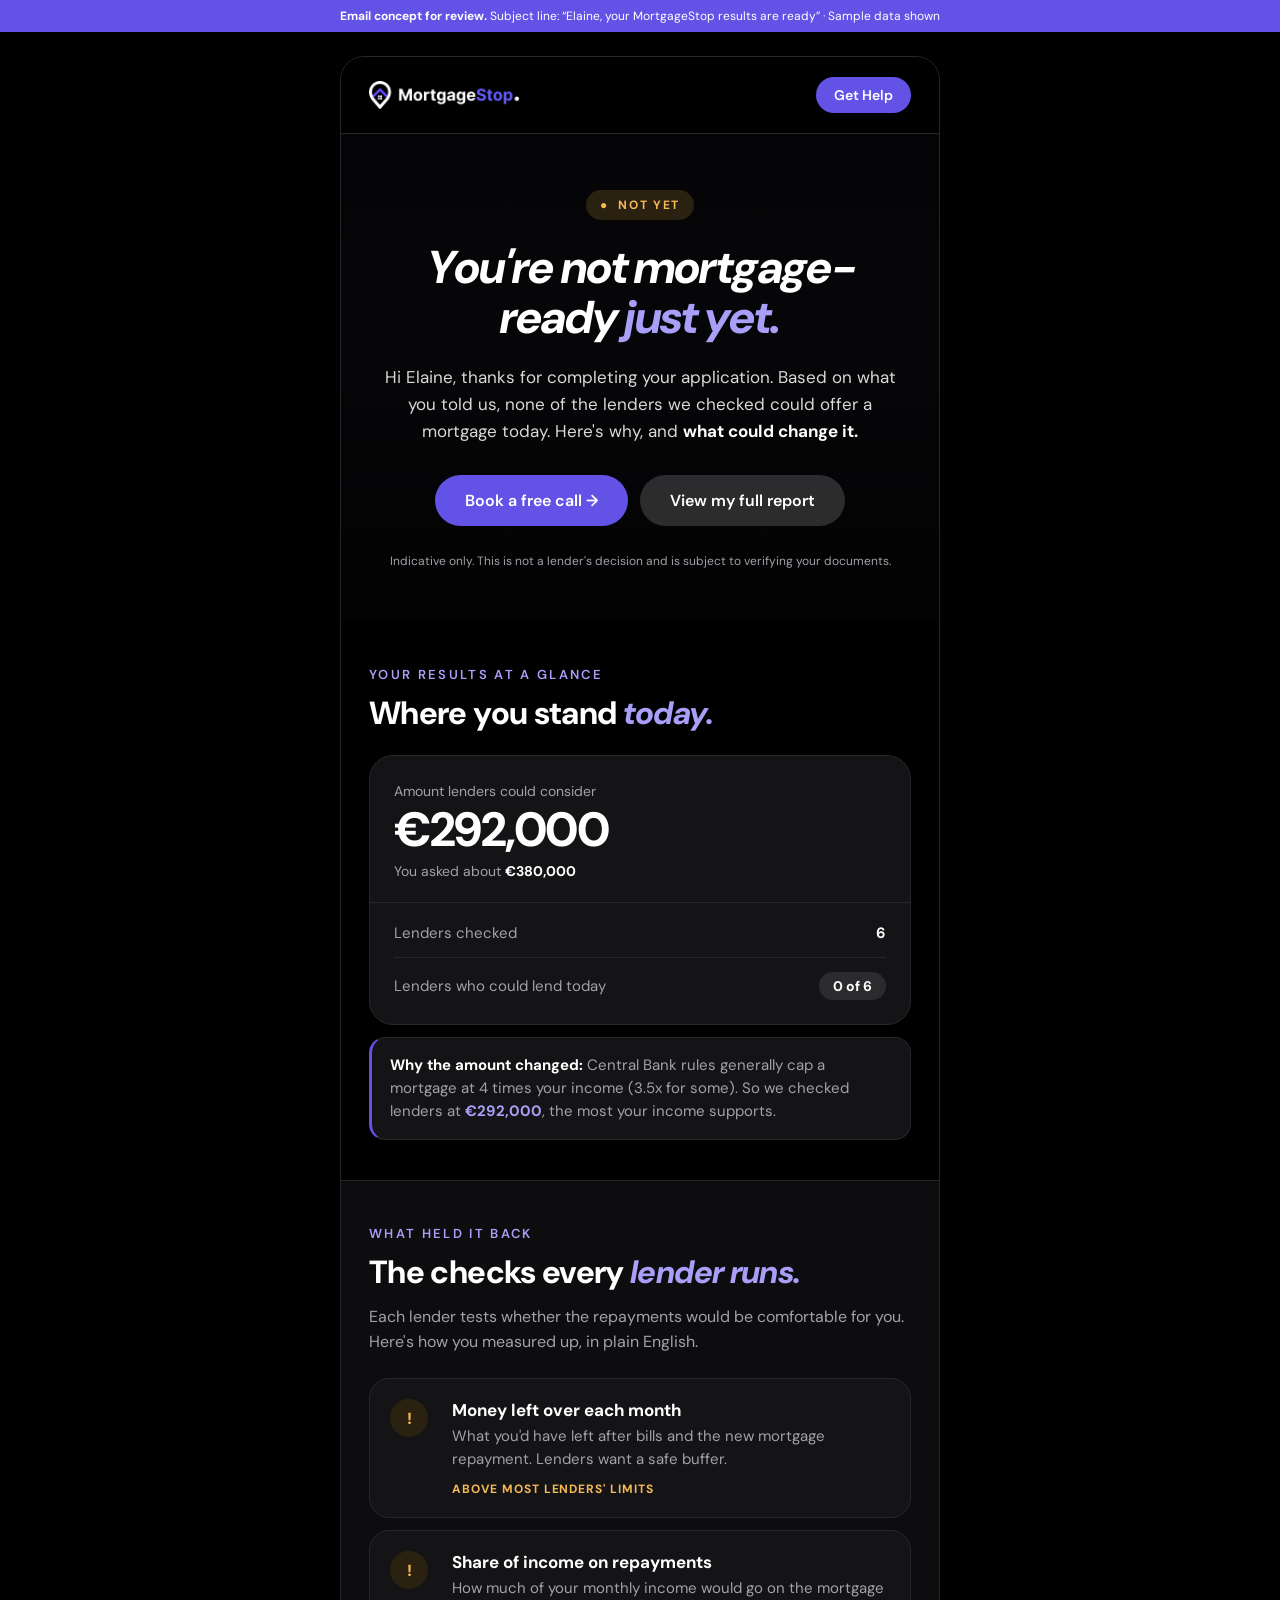
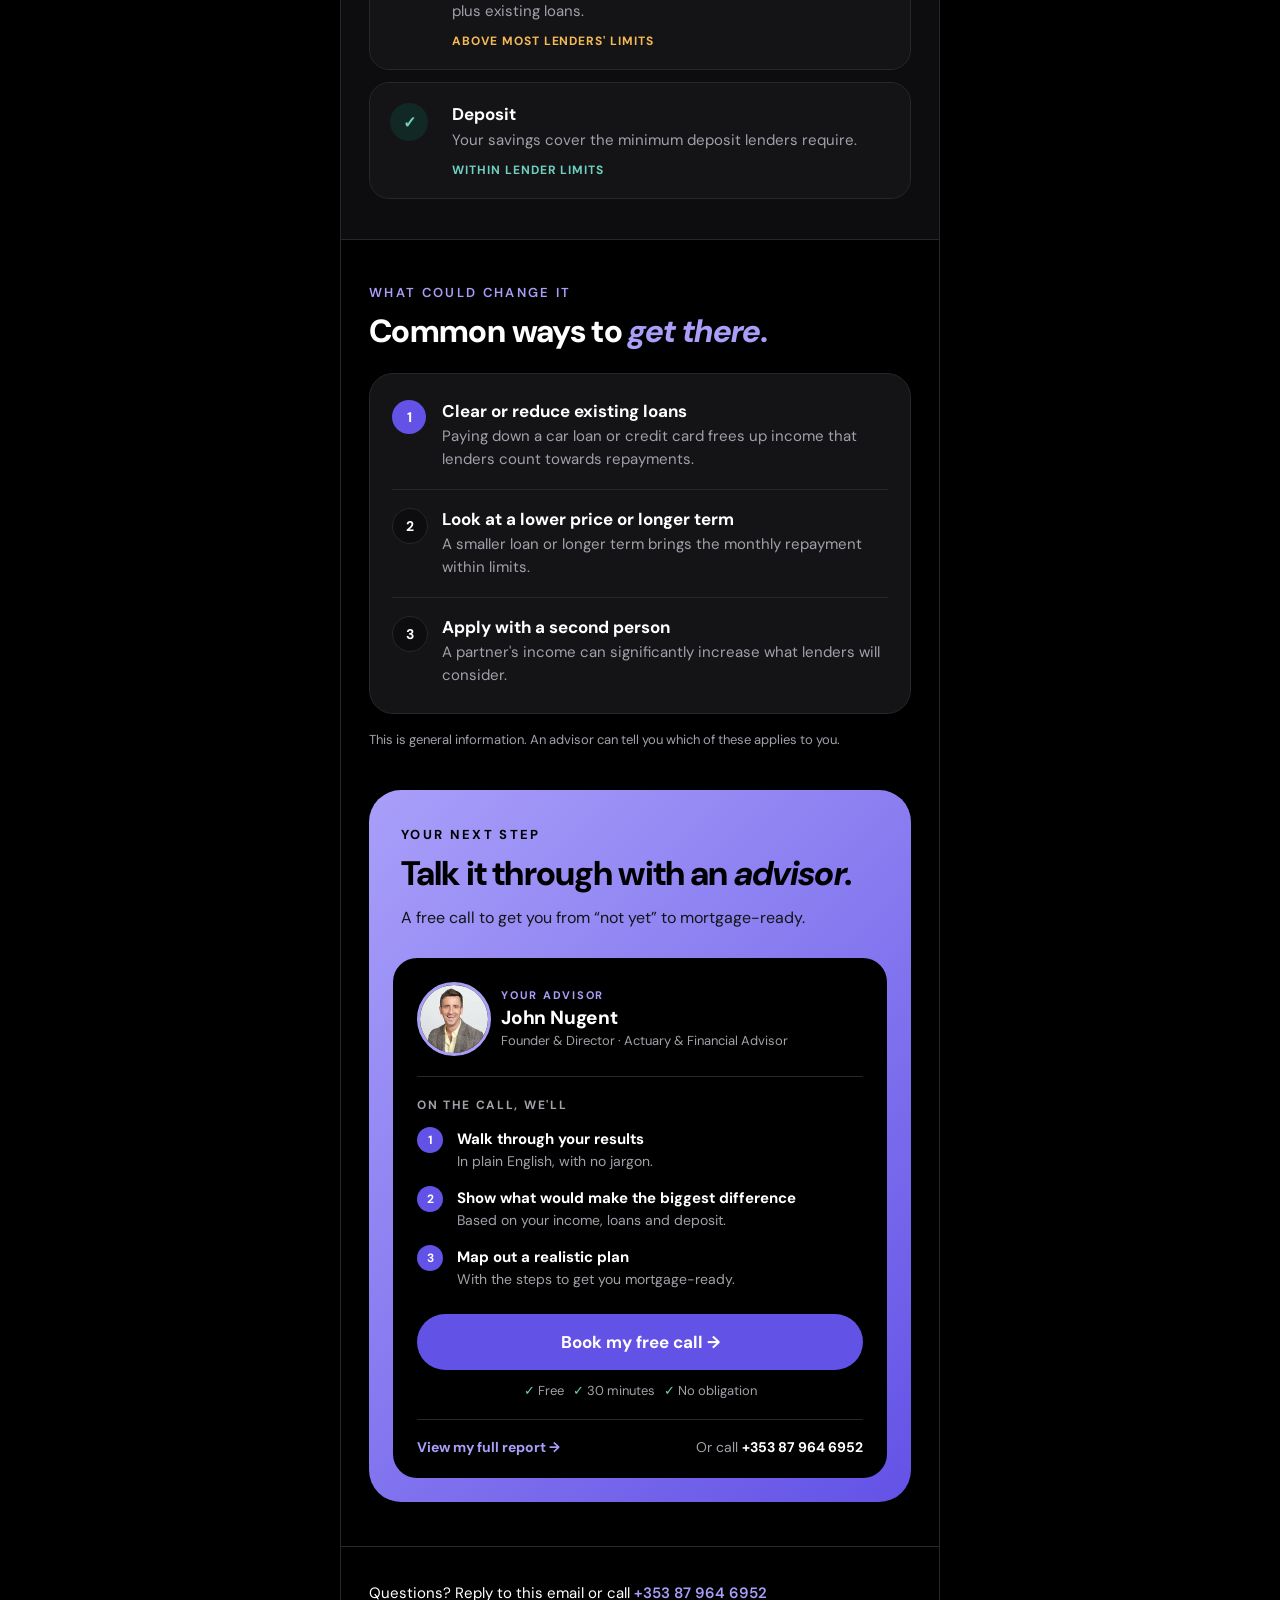
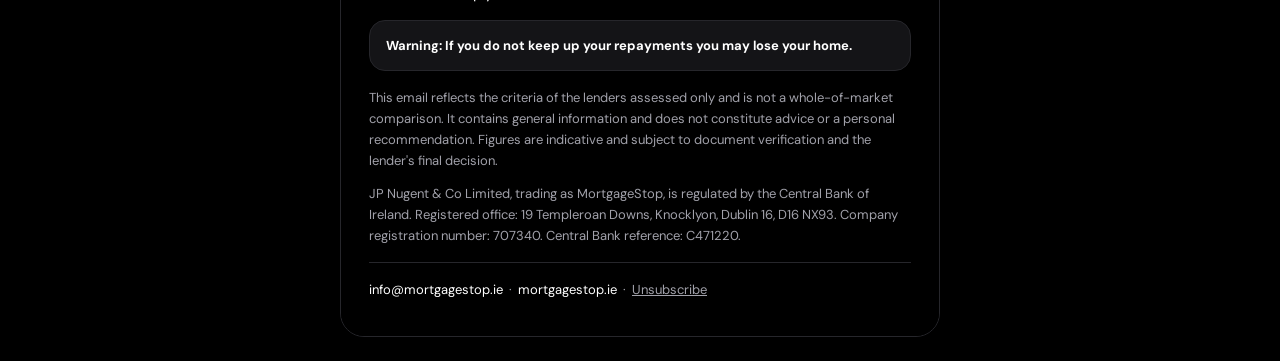
<file: emails/mortgagestop-email-results-not-yet.html>
<!doctype html>
<html lang="en-IE" xmlns="http://www.w3.org/1999/xhtml">
<head>
<meta charset="utf-8">
<meta name="viewport" content="width=device-width, initial-scale=1">
<meta name="x-apple-disable-message-reformatting">
<meta name="color-scheme" content="dark">
<meta name="supported-color-schemes" content="dark">
<title>Elaine, your MortgageStop results are ready</title>
<link href="https://fonts.googleapis.com/css2?family=DM+Sans:ital,opsz,wght@0,9..40,400..800;1,9..40,700..800&display=swap" rel="stylesheet">
<style>
  body{margin:0;padding:0;background:#000000;}
  a{color:inherit;}
  @media (max-width:620px){
    .container{width:100%!important;}
    .px{padding-left:20px!important;padding-right:20px!important;}
    .hero-title{font-size:34px!important;line-height:38px!important;}
    .h2{font-size:26px!important;line-height:30px!important;}
    .stat{font-size:40px!important;line-height:44px!important;}
    .stack{display:block!important;width:100%!important;}
    .stack-gap{height:12px!important;}
    .hide-s{display:none!important;}
  }
</style>
</head>
<body style="margin:0;padding:0;background:#000000;">
<!-- Concept preview bar: remove before sending -->
<div style="background:#6352e6;color:#ffffff;font-family:'DM Sans','Helvetica Neue',Helvetica,Arial,sans-serif;font-size:12px;text-align:center;padding:8px 12px;">
  <strong>Email concept for review.</strong> Subject line: &ldquo;Elaine, your MortgageStop results are ready&rdquo; &middot; Sample data shown
</div>
<div style="display:none;max-height:0;overflow:hidden;opacity:0;color:transparent;">Here's where you stand today, and the clearest ways to improve it.&#8199;&#65279;&#847;&#8199;&#65279;&#847;&#8199;&#65279;&#847;</div>

<table role="presentation" width="100%" cellpadding="0" cellspacing="0" border="0" bgcolor="#000000" style="background:#000000;">
<tr><td align="center" style="padding:24px 12px;">
<table role="presentation" class="container" width="600" cellpadding="0" cellspacing="0" border="0" bgcolor="#000000" style="width:600px;max-width:600px;background:#000000;border:1px solid #26262b;border-radius:24px;overflow:hidden;">

<!-- Header -->
<tr><td class="px" bgcolor="#000000" style="background:#000000;padding:20px 28px;border-bottom:1px solid #26262b;">
  <table role="presentation" width="100%" cellpadding="0" cellspacing="0" border="0"><tr>
    <td valign="middle"><a href="https://mortgagestop.ie" style="text-decoration:none;"><img src="[data-uri]" width="150" alt="MortgageStop" style="display:block;width:150px;height:auto;border:0;"></a></td>
    <td valign="middle" align="right">
      <table role="presentation" cellpadding="0" cellspacing="0" border="0"><tr><td bgcolor="#6352e6" style="background:#6352e6;border-radius:999px;">
        <a href="tel:+353879646952" style="display:block;padding:9px 18px;font-family:'DM Sans','Helvetica Neue',Helvetica,Arial,sans-serif;font-size:14px;font-weight:600;color:#ffffff;text-decoration:none;white-space:nowrap;">Get Help</a>
      </td></tr></table>
    </td>
  </tr></table>
</td></tr>

<!-- Hero -->
<tr><td class="px" align="center" bgcolor="#0b0b0f" style="background:#0b0b0f;background-image:linear-gradient(180deg,rgba(0,0,0,.55) 0%,rgba(0,0,0,.45) 45%,rgba(0,0,0,.8) 100%),url('https://images.unsplash.com/photo-1758523417356-3171f06a32b6?auto=format&fit=crop&q=70&w=1200');background-size:cover;background-position:center 40%;padding:56px 36px 52px;text-align:center;">
  <table role="presentation" cellpadding="0" cellspacing="0" border="0" align="center"><tr><td bgcolor="#2b2110" style="background:#2b2110;border-radius:999px;padding:7px 14px;font-family:'DM Sans','Helvetica Neue',Helvetica,Arial,sans-serif;font-size:12px;font-weight:700;letter-spacing:.14em;color:#f5b955;">&#9679;&nbsp; NOT YET</td></tr></table>
  <h1 class="hero-title" style="margin:22px 0 0;font-family:'DM Sans','Helvetica Neue',Helvetica,Arial,sans-serif;font-size:46px;line-height:50px;font-weight:800;font-style:italic;letter-spacing:-.025em;color:#ffffff;">You're not mortgage-ready <span style="color:#a99ff9;">just yet.</span></h1>
  <p style="margin:22px 0 0;font-family:'DM Sans','Helvetica Neue',Helvetica,Arial,sans-serif;font-size:17px;line-height:27px;color:#d9d9d9;">Hi Elaine, thanks for completing your application. Based on what you told us, none of the lenders we checked could offer a mortgage today. Here's why, and <strong style="color:#ffffff;">what could change it.</strong></p>
  <table role="presentation" cellpadding="0" cellspacing="0" border="0" align="center" style="margin-top:30px;"><tr>
    <td class="stack" bgcolor="#6352e6" style="background:#6352e6;border-radius:999px;">
      <a href="#book" style="display:block;padding:15px 30px;font-family:'DM Sans','Helvetica Neue',Helvetica,Arial,sans-serif;font-size:16px;font-weight:600;color:#ffffff;text-decoration:none;text-align:center;white-space:nowrap;">Book a free call &rarr;</a>
    </td>
    <td class="stack stack-gap" width="12" style="font-size:0;line-height:0;">&nbsp;</td>
    <td class="stack" bgcolor="#2b2b2e" style="background:#2b2b2e;background:rgba(255,255,255,.16);border-radius:999px;">
      <a href="#report" style="display:block;padding:15px 30px;font-family:'DM Sans','Helvetica Neue',Helvetica,Arial,sans-serif;font-size:16px;font-weight:600;color:#ffffff;text-decoration:none;text-align:center;white-space:nowrap;">View my full report</a>
    </td>
  </tr></table>
  <p style="margin:26px 0 0;font-family:'DM Sans','Helvetica Neue',Helvetica,Arial,sans-serif;font-size:12px;line-height:18px;color:#a1a1aa;">Indicative only. This is not a lender's decision and is subject to verifying your documents.</p>
</td></tr>

<!-- Results at a glance -->
<tr><td class="px" bgcolor="#000000" style="background:#000000;padding:44px 28px 40px;">
  <div style="font-family:'DM Sans','Helvetica Neue',Helvetica,Arial,sans-serif;font-size:13px;font-weight:600;letter-spacing:.18em;text-transform:uppercase;color:#a99ff9;">Your results at a glance</div>
  <h2 class="h2" style="margin:12px 0 0;font-family:'DM Sans','Helvetica Neue',Helvetica,Arial,sans-serif;font-size:32px;line-height:36px;font-weight:800;letter-spacing:-.02em;color:#ffffff;">Where you stand <em style="font-style:italic;color:#a99ff9;">today.</em></h2>
  <table role="presentation" width="100%" cellpadding="0" cellspacing="0" border="0" bgcolor="#141417" style="margin-top:24px;background:#141417;border:1px solid #26262b;border-radius:24px;">
    <tr><td style="padding:26px 24px 22px;border-bottom:1px solid #26262b;font-family:'DM Sans','Helvetica Neue',Helvetica,Arial,sans-serif;">
      <div style="font-size:14px;color:#a1a1aa;">Amount lenders could consider</div>
      <div class="stat" style="margin-top:4px;font-size:48px;line-height:52px;font-weight:800;letter-spacing:-.03em;color:#ffffff;">&euro;292,000</div>
      <div style="margin-top:6px;font-size:14px;color:#a1a1aa;">You asked about <span style="color:#ffffff;font-weight:700;">&euro;380,000</span></div>
    </td></tr>
    <tr><td style="padding:6px 24px 10px;">
      <table role="presentation" width="100%" cellpadding="0" cellspacing="0" border="0" style="font-family:'DM Sans','Helvetica Neue',Helvetica,Arial,sans-serif;">
        <tr><td style="padding:14px 0;border-bottom:1px solid #26262b;font-size:15px;color:#a1a1aa;">Lenders checked</td>
          <td align="right" style="padding:14px 0;border-bottom:1px solid #26262b;font-size:15px;font-weight:700;color:#ffffff;white-space:nowrap;">6</td></tr>
        <tr><td style="padding:14px 0;font-size:15px;color:#a1a1aa;">Lenders who could lend today</td>
          <td align="right" style="padding:14px 0;white-space:nowrap;"><span style="display:inline-block;background:#2b2b2e;color:#ffffff;font-family:'DM Sans','Helvetica Neue',Helvetica,Arial,sans-serif;font-size:14px;font-weight:700;padding:5px 14px;border-radius:999px;">0 of 6</span></td></tr>
      </table>
    </td></tr>
  </table>
  <table role="presentation" width="100%" cellpadding="0" cellspacing="0" border="0" style="margin-top:12px;"><tr>
    <td bgcolor="#141417" style="background:#141417;border:1px solid #26262b;border-left:3px solid #6352e6;border-radius:16px;padding:16px 18px;font-family:'DM Sans','Helvetica Neue',Helvetica,Arial,sans-serif;font-size:15px;line-height:23px;color:#a1a1aa;">
    <strong style="color:#ffffff;">Why the amount changed:</strong> Central Bank rules generally cap a mortgage at 4 times your income (3.5x for some). So we checked lenders at <strong style="color:#a99ff9;">&euro;292,000</strong>, the most your income supports.</td></tr></table>
</td></tr>

<!-- How you measured up -->
<tr><td class="px" bgcolor="#0d0d0f" style="background:#0d0d0f;padding:44px 28px 40px;border-top:1px solid #26262b;border-bottom:1px solid #26262b;">
  <div style="font-family:'DM Sans','Helvetica Neue',Helvetica,Arial,sans-serif;font-size:13px;font-weight:600;letter-spacing:.18em;text-transform:uppercase;color:#a99ff9;">What held it back</div>
  <h2 class="h2" style="margin:12px 0 0;font-family:'DM Sans','Helvetica Neue',Helvetica,Arial,sans-serif;font-size:32px;line-height:36px;font-weight:800;letter-spacing:-.02em;color:#ffffff;">The checks every <em style="font-style:italic;color:#a99ff9;">lender runs.</em></h2>
  <p style="margin:14px 0 0;font-family:'DM Sans','Helvetica Neue',Helvetica,Arial,sans-serif;font-size:16px;line-height:25px;color:#a1a1aa;">Each lender tests whether the repayments would be comfortable for you. Here's how you measured up, in plain English.</p>
  <table role="presentation" width="100%" cellpadding="0" cellspacing="0" border="0" bgcolor="#141417" style="margin-top:24px;background:#141417;border:1px solid #26262b;border-radius:20px;">
    <tr><td valign="top" width="58" style="padding:20px 0 20px 20px;">
      <table role="presentation" cellpadding="0" cellspacing="0" border="0"><tr><td width="38" height="38" align="center" valign="middle" bgcolor="#2b2110" style="background:#2b2110;border-radius:50%;font-family:'DM Sans',Arial,sans-serif;font-size:16px;font-weight:800;color:#f5b955;">!</td></tr></table></td>
    <td valign="top" style="padding:20px 20px 20px 4px;font-family:'DM Sans','Helvetica Neue',Helvetica,Arial,sans-serif;">
      <div style="font-size:17px;font-weight:700;color:#ffffff;">Money left over each month</div>
      <div style="font-size:15px;line-height:23px;color:#a1a1aa;margin-top:4px;">What you'd have left after bills and the new mortgage repayment. Lenders want a safe buffer.</div>
      <div style="font-size:12px;font-weight:700;letter-spacing:.08em;text-transform:uppercase;color:#f5b955;margin-top:10px;">Above most lenders' limits</div></td></tr>
  </table>
  <table role="presentation" width="100%" cellpadding="0" cellspacing="0" border="0" bgcolor="#141417" style="margin-top:12px;background:#141417;border:1px solid #26262b;border-radius:20px;">
    <tr><td valign="top" width="58" style="padding:20px 0 20px 20px;">
      <table role="presentation" cellpadding="0" cellspacing="0" border="0"><tr><td width="38" height="38" align="center" valign="middle" bgcolor="#2b2110" style="background:#2b2110;border-radius:50%;font-family:'DM Sans',Arial,sans-serif;font-size:16px;font-weight:800;color:#f5b955;">!</td></tr></table></td>
    <td valign="top" style="padding:20px 20px 20px 4px;font-family:'DM Sans','Helvetica Neue',Helvetica,Arial,sans-serif;">
      <div style="font-size:17px;font-weight:700;color:#ffffff;">Share of income on repayments</div>
      <div style="font-size:15px;line-height:23px;color:#a1a1aa;margin-top:4px;">How much of your monthly income would go on the mortgage plus existing loans.</div>
      <div style="font-size:12px;font-weight:700;letter-spacing:.08em;text-transform:uppercase;color:#f5b955;margin-top:10px;">Above most lenders' limits</div></td></tr>
  </table>
  <table role="presentation" width="100%" cellpadding="0" cellspacing="0" border="0" bgcolor="#141417" style="margin-top:12px;background:#141417;border:1px solid #26262b;border-radius:20px;">
    <tr><td valign="top" width="58" style="padding:20px 0 20px 20px;">
      <table role="presentation" cellpadding="0" cellspacing="0" border="0"><tr><td width="38" height="38" align="center" valign="middle" bgcolor="#122825" style="background:#122825;border-radius:50%;font-family:'DM Sans',Arial,sans-serif;font-size:16px;font-weight:800;color:#6fd0be;">&#10003;</td></tr></table></td>
    <td valign="top" style="padding:20px 20px 20px 4px;font-family:'DM Sans','Helvetica Neue',Helvetica,Arial,sans-serif;">
      <div style="font-size:17px;font-weight:700;color:#ffffff;">Deposit</div>
      <div style="font-size:15px;line-height:23px;color:#a1a1aa;margin-top:4px;">Your savings cover the minimum deposit lenders require.</div>
      <div style="font-size:12px;font-weight:700;letter-spacing:.08em;text-transform:uppercase;color:#6fd0be;margin-top:10px;">Within lender limits</div></td></tr>
  </table>
</td></tr>

<!-- What could change it -->
<tr><td class="px" bgcolor="#000000" style="background:#000000;padding:44px 28px 40px;">
  <div style="font-family:'DM Sans','Helvetica Neue',Helvetica,Arial,sans-serif;font-size:13px;font-weight:600;letter-spacing:.18em;text-transform:uppercase;color:#a99ff9;">What could change it</div>
  <h2 class="h2" style="margin:12px 0 0;font-family:'DM Sans','Helvetica Neue',Helvetica,Arial,sans-serif;font-size:32px;line-height:36px;font-weight:800;letter-spacing:-.02em;color:#ffffff;">Common ways to <em style="font-style:italic;color:#a99ff9;">get there.</em></h2>
  <table role="presentation" width="100%" cellpadding="0" cellspacing="0" border="0" bgcolor="#141417" style="margin-top:24px;background:#141417;border:1px solid #26262b;border-radius:24px;">
    <tr><td style="padding:8px 22px;">
      <table role="presentation" width="100%" cellpadding="0" cellspacing="0" border="0">
        <tr><td valign="top" width="50" style="padding:18px 0;border-bottom:1px solid #26262b;">
          <table role="presentation" cellpadding="0" cellspacing="0" border="0"><tr><td width="34" height="34" align="center" valign="middle" bgcolor="#6352e6" style="background:#6352e6;border-radius:50%;font-family:'DM Sans',Arial,sans-serif;font-size:14px;font-weight:700;color:#ffffff;">1</td></tr></table></td>
          <td valign="top" style="padding:18px 0;border-bottom:1px solid #26262b;font-family:'DM Sans','Helvetica Neue',Helvetica,Arial,sans-serif;"><div style="font-size:17px;font-weight:700;color:#ffffff;">Clear or reduce existing loans</div>
          <div style="font-size:15px;line-height:23px;color:#a1a1aa;margin-top:3px;">Paying down a car loan or credit card frees up income that lenders count towards repayments.</div></td></tr>
        <tr><td valign="top" width="50" style="padding:18px 0;border-bottom:1px solid #26262b;">
          <table role="presentation" cellpadding="0" cellspacing="0" border="0"><tr><td width="34" height="34" align="center" valign="middle" bgcolor="#0d0d0f" style="background:#0d0d0f;border:1px solid #26262b;border-radius:50%;font-family:'DM Sans',Arial,sans-serif;font-size:14px;font-weight:700;color:#ffffff;">2</td></tr></table></td>
          <td valign="top" style="padding:18px 0;border-bottom:1px solid #26262b;font-family:'DM Sans','Helvetica Neue',Helvetica,Arial,sans-serif;"><div style="font-size:17px;font-weight:700;color:#ffffff;">Look at a lower price or longer term</div>
          <div style="font-size:15px;line-height:23px;color:#a1a1aa;margin-top:3px;">A smaller loan or longer term brings the monthly repayment within limits.</div></td></tr>
        <tr><td valign="top" width="50" style="padding:18px 0;">
          <table role="presentation" cellpadding="0" cellspacing="0" border="0"><tr><td width="34" height="34" align="center" valign="middle" bgcolor="#0d0d0f" style="background:#0d0d0f;border:1px solid #26262b;border-radius:50%;font-family:'DM Sans',Arial,sans-serif;font-size:14px;font-weight:700;color:#ffffff;">3</td></tr></table></td>
          <td valign="top" style="padding:18px 0;font-family:'DM Sans','Helvetica Neue',Helvetica,Arial,sans-serif;"><div style="font-size:17px;font-weight:700;color:#ffffff;">Apply with a second person</div>
          <div style="font-size:15px;line-height:23px;color:#a1a1aa;margin-top:3px;">A partner's income can significantly increase what lenders will consider.</div></td></tr>
      </table>
    </td></tr>
  </table>
  <p style="margin:16px 0 0;font-family:'DM Sans','Helvetica Neue',Helvetica,Arial,sans-serif;font-size:13px;line-height:20px;color:#a1a1aa;">This is general information. An advisor can tell you which of these applies to you.</p>
</td></tr>

<!-- Next step: gradient panel with advisor card, like the site's closing banner -->
<tr><td class="px" bgcolor="#000000" style="background:#000000;padding:0 28px 44px;">
  <table role="presentation" width="100%" cellpadding="0" cellspacing="0" border="0" bgcolor="#a99ff9" style="background:#a99ff9;background-image:linear-gradient(135deg,#a99ff9,#6352e6);border-radius:32px;">
    <tr><td class="px" style="padding:36px 24px 24px;font-family:'DM Sans','Helvetica Neue',Helvetica,Arial,sans-serif;">
      <div style="padding:0 8px;">
        <div style="font-size:13px;font-weight:700;letter-spacing:.18em;text-transform:uppercase;color:#000000;">Your next step</div>
        <h2 class="h2" style="margin:12px 0 0;font-size:34px;line-height:38px;font-weight:800;letter-spacing:-.025em;color:#000000;">Talk it through with an <em style="font-style:italic;">advisor.</em></h2>
        <p style="margin:12px 0 0;font-size:16px;line-height:25px;color:#141417;">A free call to get you from &ldquo;not yet&rdquo; to mortgage-ready.</p>
      </div>

      <!-- advisor card -->
      <table role="presentation" width="100%" cellpadding="0" cellspacing="0" border="0" bgcolor="#000000" style="margin-top:28px;background:#000000;border-radius:24px;">
        <tr><td style="padding:24px 24px 0;">
          <table role="presentation" width="100%" cellpadding="0" cellspacing="0" border="0"><tr>
            <td width="84" valign="middle"><img src="[data-uri]" width="68" height="68" alt="John Nugent" style="display:block;width:68px;height:68px;border-radius:50%;border:3px solid #a99ff9;"></td>
            <td valign="middle" style="font-family:'DM Sans','Helvetica Neue',Helvetica,Arial,sans-serif;">
              <div style="font-size:11px;font-weight:700;letter-spacing:.16em;text-transform:uppercase;color:#a99ff9;">Your advisor</div>
              <div style="font-size:19px;font-weight:800;letter-spacing:-.01em;color:#ffffff;margin-top:3px;">John Nugent</div>
              <div style="font-size:13px;line-height:19px;color:#a1a1aa;margin-top:1px;">Founder &amp; Director &middot; Actuary &amp; Financial Advisor</div>
            </td>
          </tr></table>
        </td></tr>
        <tr><td style="padding:20px 24px 0;"><div style="height:1px;line-height:1px;font-size:0;background:#26262b;">&nbsp;</div></td></tr>
        <tr><td style="padding:20px 24px 0;">
          <div style="font-family:'DM Sans','Helvetica Neue',Helvetica,Arial,sans-serif;font-size:12px;font-weight:700;letter-spacing:.14em;text-transform:uppercase;color:#a1a1aa;margin-bottom:14px;">On the call, we'll</div>
          <table role="presentation" width="100%" cellpadding="0" cellspacing="0" border="0">
            <tr><td valign="top" width="40" style="padding:0 0 14px;">
              <table role="presentation" cellpadding="0" cellspacing="0" border="0"><tr><td width="26" height="26" align="center" valign="middle" bgcolor="#6352e6" style="background:#6352e6;border-radius:50%;font-family:'DM Sans',Arial,sans-serif;font-size:12px;font-weight:700;color:#ffffff;">1</td></tr></table></td>
            <td valign="top" style="padding:2px 0 14px;font-family:'DM Sans','Helvetica Neue',Helvetica,Arial,sans-serif;"><div style="font-size:15px;font-weight:700;color:#ffffff;">Walk through your results</div>
              <div style="font-size:14px;line-height:21px;color:#a1a1aa;margin-top:2px;">In plain English, with no jargon.</div></td></tr>
            <tr><td valign="top" width="40" style="padding:0 0 14px;">
              <table role="presentation" cellpadding="0" cellspacing="0" border="0"><tr><td width="26" height="26" align="center" valign="middle" bgcolor="#6352e6" style="background:#6352e6;border-radius:50%;font-family:'DM Sans',Arial,sans-serif;font-size:12px;font-weight:700;color:#ffffff;">2</td></tr></table></td>
            <td valign="top" style="padding:2px 0 14px;font-family:'DM Sans','Helvetica Neue',Helvetica,Arial,sans-serif;"><div style="font-size:15px;font-weight:700;color:#ffffff;">Show what would make the biggest difference</div>
              <div style="font-size:14px;line-height:21px;color:#a1a1aa;margin-top:2px;">Based on your income, loans and deposit.</div></td></tr>
            <tr><td valign="top" width="40" style="padding:0 0 0px;">
              <table role="presentation" cellpadding="0" cellspacing="0" border="0"><tr><td width="26" height="26" align="center" valign="middle" bgcolor="#6352e6" style="background:#6352e6;border-radius:50%;font-family:'DM Sans',Arial,sans-serif;font-size:12px;font-weight:700;color:#ffffff;">3</td></tr></table></td>
            <td valign="top" style="padding:2px 0 0px;font-family:'DM Sans','Helvetica Neue',Helvetica,Arial,sans-serif;"><div style="font-size:15px;font-weight:700;color:#ffffff;">Map out a realistic plan</div>
              <div style="font-size:14px;line-height:21px;color:#a1a1aa;margin-top:2px;">With the steps to get you mortgage-ready.</div></td></tr>
          </table>
        </td></tr>
        <tr><td style="padding:24px 24px 0;">
          <table role="presentation" width="100%" cellpadding="0" cellspacing="0" border="0"><tr>
            <td align="center" bgcolor="#6352e6" style="background:#6352e6;border-radius:999px;">
              <a href="#book" style="display:block;padding:17px 24px;font-family:'DM Sans','Helvetica Neue',Helvetica,Arial,sans-serif;font-size:17px;font-weight:700;color:#ffffff;text-decoration:none;text-align:center;">Book my free call &rarr;</a></td>
          </tr></table>
          <p style="margin:12px 0 0;text-align:center;font-family:'DM Sans','Helvetica Neue',Helvetica,Arial,sans-serif;font-size:13px;color:#a1a1aa;"><span style="color:#6fd0be;">&#10003;</span> Free &nbsp;&nbsp;<span style="color:#6fd0be;">&#10003;</span> 30 minutes &nbsp;&nbsp;<span style="color:#6fd0be;">&#10003;</span> No obligation</p>
        </td></tr>
        <tr><td style="padding:20px 24px 0;"><div style="height:1px;line-height:1px;font-size:0;background:#26262b;">&nbsp;</div></td></tr>
        <tr><td style="padding:16px 24px 20px;">
          <table role="presentation" width="100%" cellpadding="0" cellspacing="0" border="0" style="font-family:'DM Sans','Helvetica Neue',Helvetica,Arial,sans-serif;font-size:14px;"><tr>
            <td class="stack" valign="middle" style="padding:2px 0;"><a href="#report" style="color:#a99ff9;font-weight:700;text-decoration:none;">View my full report &rarr;</a></td>
            <td class="stack" valign="middle" align="right" style="padding:2px 0;color:#a1a1aa;white-space:nowrap;">Or call <a href="tel:+353879646952" style="color:#ffffff;font-weight:700;text-decoration:none;">+353 87 964 6952</a></td>
          </tr></table>
        </td></tr>
      </table>
    </td></tr>
  </table>
</td></tr>

<!-- Footer -->
<tr><td class="px" bgcolor="#000000" style="background:#000000;padding:36px 28px 36px;border-top:1px solid #26262b;font-family:'DM Sans','Helvetica Neue',Helvetica,Arial,sans-serif;font-size:13px;line-height:21px;color:#a1a1aa;">
  <p style="margin:0 0 16px;color:#ffffff;font-size:15px;">Questions? Reply to this email or call <a href="tel:+353879646952" style="color:#a99ff9;text-decoration:none;font-weight:600;">+353 87 964 6952</a></p>
  <table role="presentation" width="100%" cellpadding="0" cellspacing="0" border="0" style="margin:0 0 16px;"><tr><td bgcolor="#141417" style="background:#141417;border:1px solid #26262b;border-radius:16px;padding:14px 16px;font-weight:700;color:#ffffff;">Warning: If you do not keep up your repayments you may lose your home.</td></tr></table>
  <p style="margin:0 0 12px;">This email reflects the criteria of the lenders assessed only and is not a whole-of-market comparison. It contains general information and does not constitute advice or a personal recommendation. Figures are indicative and subject to document verification and the lender's final decision.</p>
  <p style="margin:0 0 16px;">JP Nugent &amp; Co Limited, trading as MortgageStop, is regulated by the Central Bank of Ireland. Registered office: 19 Templeroan Downs, Knocklyon, Dublin 16, D16 NX93. Company registration number: 707340. Central Bank reference: C471220.</p>
  <p style="margin:0;padding-top:16px;border-top:1px solid #26262b;"><a href="mailto:info@mortgagestop.ie" style="color:#ffffff;text-decoration:none;">info@mortgagestop.ie</a> &nbsp;&middot;&nbsp; <a href="https://mortgagestop.ie" style="color:#ffffff;text-decoration:none;">mortgagestop.ie</a> &nbsp;&middot;&nbsp; <a href="#" style="color:#a1a1aa;">Unsubscribe</a></p>
</td></tr>

</table>
</td></tr></table>
</body>
</html>
</file>
<file: styles.css>
:root{
  --bg:#000; --bg2:#0d0d0f; --card:#141417; --line:#26262b;
  --text:#fff; --muted:#a1a1aa;
  --teal:#2dd4bf; --violet:#6352e6; --violet-soft:#a99ff9;
  --radius:24px;
}
:root[data-theme="light"]{
  --bg:#fff; --bg2:#f5f5f7; --card:#fff; --line:#e4e4e7;
  --text:#0a0a0a; --muted:#52525b; --teal:#0f766e; --violet-soft:#5141d4;
}
*{box-sizing:border-box;margin:0;padding:0}
html{scroll-behavior:smooth}
body{font-family:"DM Sans",sans-serif;background:var(--bg);color:var(--text);line-height:1.55;overflow-x:hidden;transition:background .3s,color .3s}
a{color:inherit;text-decoration:none}
button{font:inherit;cursor:pointer;border:0;background:none;color:inherit}
.wrap{max-width:1200px;margin:0 auto;padding:0 24px}
section{padding:110px 0}
.eyebrow{font-size:13px;letter-spacing:.18em;text-transform:uppercase;color:var(--teal);font-weight:600;margin-bottom:16px}
h2{font-size:clamp(36px,5.5vw,64px);line-height:1.05;font-weight:800;letter-spacing:-.02em}
h2 em{font-style:italic;color:var(--teal)}
.lead{color:var(--muted);font-size:18px;max-width:560px;margin-top:20px}

/* buttons */
.btn{display:inline-flex;align-items:center;gap:10px;padding:14px 30px;border-radius:999px;font-weight:600;transition:transform .2s,background .2s,box-shadow .2s}
.btn:hover{transform:translateY(-2px)}
.btn-teal{background:var(--teal);color:#000}
.btn-teal:hover{box-shadow:0 8px 20px -10px rgba(0,0,0,.35)}
:root[data-theme="light"] .btn-teal,:root[data-theme="light"] .stepper li.on b,:root[data-theme="light"] .feat.active h3 small{color:#fff}
.btn-ghost{border:1.5px solid var(--text)}
.btn-ghost:hover{background:var(--text);color:var(--bg)}
.btn-sm{padding:8px 18px;font-size:15px}
.btn-violet{background:var(--violet);color:#fff}

/* nav */
nav{position:fixed;inset:0 0 auto;z-index:50;border-bottom:1px solid var(--line);background:color-mix(in srgb,var(--bg) 80%,transparent);backdrop-filter:blur(14px)}
nav .wrap{display:flex;align-items:center;height:72px;gap:16px;max-width:1400px}
.logo{display:flex;align-items:center;gap:8px;font-weight:800;font-size:20px;margin-right:auto}
.logo span{color:var(--violet)}
.logo i{color:var(--violet);font-style:normal}
.nav-link{display:flex;align-items:center;gap:8px;font-weight:500;padding:8px 12px}
.icon-btn{width:40px;height:40px;display:grid;place-items:center;border-radius:50%}
.icon-btn:hover{background:var(--card)}
.menu{position:fixed;top:72px;right:0;width:min(360px,100%);height:calc(100vh - 72px);background:var(--bg2);border-left:1px solid var(--line);padding:32px;transform:translateX(100%);transition:transform .35s;z-index:49;display:flex;flex-direction:column;gap:6px}
.menu.open{transform:none}
.menu a{font-size:22px;font-weight:700;padding:10px 0;border-bottom:1px solid var(--line)}

/* hero */
.hero{min-height:100vh;display:flex;align-items:center;text-align:center;position:relative;overflow:hidden;padding-top:120px}
.hero::before{content:"";position:absolute;inset:-20%;background:radial-gradient(circle at 30% 40%,rgba(45,212,191,.14),transparent 40%),radial-gradient(circle at 70% 60%,rgba(124,108,246,.16),transparent 45%);animation:drift 18s ease-in-out infinite alternate}
@keyframes drift{to{transform:translate(4%,-3%) rotate(6deg)}}
.hero .wrap{position:relative}
.hero h1{font-size:clamp(46px,9vw,112px);font-weight:800;font-style:italic;letter-spacing:-.035em;line-height:1}
.hero p{color:var(--muted);font-size:19px;max-width:520px;margin:28px auto 40px}
.hero .ctas{display:flex;gap:16px;justify-content:center;flex-wrap:wrap}
.trust{margin-top:64px;display:flex;align-items:center;justify-content:center;gap:14px;color:var(--muted);font-size:15px}
.avatars{display:flex}
.avatars span{width:38px;height:38px;border-radius:50%;border:2px solid var(--bg);margin-left:-10px;background:linear-gradient(135deg,var(--teal),var(--violet))}
.avatars span:nth-child(2){background:linear-gradient(135deg,#f59e0b,#ef4444)}
.avatars span:nth-child(3){background:linear-gradient(135deg,#3b82f6,#22d3ee)}
.avatars span:nth-child(4){background:linear-gradient(135deg,#ec4899,#8b5cf6)}

/* ticker */
.ticker{border-block:1px solid var(--line);overflow:hidden;padding:18px 0;background:var(--bg2)}
.track{display:flex;width:max-content;animation:scroll 50s linear infinite}
.ticker:hover .track,.factors:hover .ftrack{animation-play-state:paused}
@media (prefers-reduced-motion:reduce){.track,.ftrack,.hero::before{animation:none}.reveal{opacity:1;transform:none;transition:none}}
.track span{white-space:nowrap;font-weight:600;font-size:14px;letter-spacing:.06em;padding:0 22px}
.track span b{color:var(--teal)}
.track span.sep{color:var(--violet);padding:0}
@keyframes scroll{to{transform:translateX(-50%)}}

/* features */
.features{display:grid;grid-template-columns:1fr 1fr;gap:64px;align-items:start}
.feat-list{display:flex;flex-direction:column;gap:12px}
.feat{border:1px solid var(--line);border-radius:var(--radius);padding:24px 28px;background:var(--card);cursor:pointer;transition:border-color .2s}
.feat:hover{border-color:var(--teal)}
.feat h3{display:flex;gap:16px;align-items:center;font-size:22px}
.feat h3 small{width:34px;height:34px;border-radius:50%;display:grid;place-items:center;background:var(--bg2);border:1px solid var(--line);font-size:14px}
.feat .body{display:grid;grid-template-rows:0fr;transition:grid-template-rows .35s}
.feat .body>div{overflow:hidden}
.feat.active .body{grid-template-rows:1fr}
.feat.active h3 small{background:var(--teal);color:#000;border-color:var(--teal)}
.feat p{color:var(--muted);margin:14px 0 18px}
.feat a{color:var(--teal);font-weight:600}

/* process */
.process{background:var(--bg2)}
.steps{display:grid;grid-template-columns:repeat(3,1fr);gap:20px;margin-top:56px}
.step{background:var(--card);border:1px solid var(--line);border-radius:var(--radius);padding:32px;display:flex;flex-direction:column;gap:14px;position:relative;overflow:hidden}
.step .time{align-self:flex-start;background:rgba(45,212,191,.12);color:var(--teal);font-weight:700;padding:6px 14px;border-radius:999px;font-size:14px}
.step h3{font-size:26px;line-height:1.15}
.step p{color:var(--muted)}
.step .n{position:absolute;right:24px;top:24px;font-weight:700;color:var(--muted);font-size:14px}

/* goals */
.goals{display:grid;grid-template-columns:repeat(3,1fr);gap:20px;margin-top:56px}
.goal{border-radius:var(--radius);padding:36px;min-height:320px;display:flex;flex-direction:column;justify-content:flex-end;position:relative;overflow:hidden;color:#fff;transition:transform .3s}
.goal:hover{transform:translateY(-6px)}
.goal:nth-child(1){background:linear-gradient(160deg,#1e1b4b,#7c6cf6)}
.goal:nth-child(2){background:linear-gradient(160deg,#042f2e,#14b8a6)}
.goal:nth-child(3){background:linear-gradient(160deg,#1c1917,#f59e0b)}
.goal svg{position:absolute;top:32px;left:32px;opacity:.9}
.goal h3{font-size:28px}
.goal p{opacity:.8;margin-top:8px}

/* rewards */
.tabs{display:inline-flex;background:var(--card);border:1px solid var(--line);border-radius:999px;padding:6px;margin:40px 0}
.tabs button{padding:12px 26px;border-radius:999px;font-weight:600;color:var(--muted)}
.tabs button.on{background:var(--bg2);color:var(--text);border:1px solid var(--line)}
.rewards{display:grid;grid-template-columns:repeat(3,1fr);gap:20px}
.reward{background:var(--card);border:1px solid var(--line);border-radius:var(--radius);padding:32px}
.reward .top{display:flex;justify-content:space-between;align-items:center;margin-bottom:28px}
.reward .ico{width:52px;height:52px;border-radius:16px;background:var(--violet);display:grid;place-items:center;color:#fff}
.pill{background:var(--violet);color:#fff;font-weight:700;padding:6px 14px;border-radius:999px;font-size:14px}
.reward h3{font-size:22px;margin-bottom:10px}
.reward p{color:var(--muted)}
.reward a{display:inline-block;margin-top:20px;color:var(--violet-soft);font-weight:600}
.tabpane{display:none}.tabpane.on{display:block}
.howlist{display:grid;gap:14px;max-width:720px}
.howlist li{list-style:none;background:var(--card);border:1px solid var(--line);border-radius:18px;padding:20px 24px;display:flex;gap:16px}
.howlist li b{color:var(--teal)}

/* resources */
.res{display:grid;grid-template-columns:repeat(4,1fr);gap:20px;margin-top:56px}
.res a{background:var(--card);border:1px solid var(--line);border-radius:var(--radius);padding:28px;display:flex;flex-direction:column;gap:10px;min-height:200px;transition:border-color .2s}
.res .hd{display:flex;align-items:center;gap:12px}
.res span{margin-top:auto}
.res a:hover{border-color:var(--violet)}
.res .ico{display:flex;color:var(--teal)}
.res h3{font-size:20px}
.res p{color:var(--muted);font-size:15px}
.res span{color:var(--teal);font-weight:600;font-size:15px}

/* factors marquee */
.factors{overflow:hidden;padding:110px 0}
.factors .head{display:flex;justify-content:space-between;align-items:end;gap:20px;flex-wrap:wrap;margin-bottom:48px}
.ftrack{display:flex;gap:20px;width:max-content;animation:scroll 60s linear infinite}
.factor{width:300px;background:var(--card);border:1px solid var(--line);border-radius:var(--radius);padding:28px;flex-shrink:0}
.factor h3{letter-spacing:.12em;font-size:14px;color:var(--teal)}
.factor p{margin:12px 0 22px;font-size:18px;font-weight:500}
.factor small{font-size:12px;letter-spacing:.12em;color:var(--muted);border-top:1px solid var(--line);display:block;padding-top:14px}

/* faq */
.faq{display:grid;grid-template-columns:1fr 1.3fr;gap:64px}
.qa{border-bottom:1px solid var(--line)}
.qa button{width:100%;display:flex;gap:20px;align-items:center;text-align:left;padding:26px 0;font-size:20px;font-weight:600}
.qa button small{color:var(--muted);font-size:14px}
.qa button::after{content:"+";margin-left:auto;font-size:26px;font-weight:400;transition:transform .3s}
.qa.open button::after{transform:rotate(45deg)}
.qa .ans{display:grid;grid-template-rows:0fr;transition:grid-template-rows .35s}
.qa .ans>p{overflow:hidden;color:var(--muted);padding-left:44px}
.qa.open .ans{grid-template-rows:1fr}
.qa.open .ans>p{padding-bottom:26px}

/* why */
.why{background:var(--bg2)}
.whygrid{display:grid;grid-template-columns:repeat(3,1fr);gap:20px;margin-top:56px}
.why .card{background:var(--card);border:1px solid var(--line);border-radius:var(--radius);padding:32px}
.why .card h3{font-size:26px;color:var(--teal);margin-bottom:10px}
.why .card p{color:var(--muted)}
.founder{margin-top:20px;display:grid;grid-template-columns:200px 1fr;gap:32px;align-items:center;background:var(--card);border:1px solid var(--line);border-radius:var(--radius);padding:32px}
.founder .ph{aspect-ratio:1;border-radius:20px;background:linear-gradient(135deg,var(--violet),var(--teal))}
.founder small{letter-spacing:.14em;color:var(--teal);font-weight:600}
.founder h3{font-size:26px}
.founder p{color:var(--muted);margin-top:10px}

/* reviews */
.revhead{display:flex;justify-content:space-between;align-items:end;flex-wrap:wrap;gap:24px}
.score{display:flex;align-items:center;gap:16px;background:var(--card);border:1px solid var(--line);border-radius:20px;padding:18px 24px}
.score b{font-size:36px}
.stars{color:var(--teal);letter-spacing:2px}
.revs{display:flex;gap:20px;overflow-x:auto;scroll-snap-type:x mandatory;margin-top:48px;padding-bottom:12px}
.rev{scroll-snap-align:start;flex:0 0 360px;background:var(--card);border:1px solid var(--line);border-radius:var(--radius);padding:30px;display:flex;flex-direction:column;gap:18px}
.rev p{font-size:17px}
.rev footer{margin-top:auto;display:flex;justify-content:space-between;color:var(--muted);font-size:14px}
.rev footer b{color:var(--text)}

/* mission */
.mission{text-align:center;background:radial-gradient(circle at 50% 50%,rgba(124,108,246,.22),transparent 60%)}
.mission h2{max-width:900px;margin:0 auto}
.mission .lead{margin:24px auto 0}
.mission .big{font-size:24px;font-weight:700;color:var(--teal);margin-top:24px}

/* insights */
.ins{display:grid;grid-template-columns:1.3fr 1fr;gap:20px;margin-top:56px}
.post{background:var(--card);border:1px solid var(--line);border-radius:var(--radius);padding:28px;display:flex;flex-direction:column;gap:12px;transition:border-color .2s}
.post:hover{border-color:var(--teal)}
.post .tag{font-size:12px;letter-spacing:.14em;color:var(--violet-soft);font-weight:700}
.post h3{font-size:22px;line-height:1.25}
.post .meta{color:var(--muted);font-size:14px;margin-top:auto}
.post.feature{grid-row:span 3}
.post.feature .img{aspect-ratio:16/9;border-radius:16px;background:linear-gradient(135deg,#0f766e,#312e81)}
.post.feature h3{font-size:30px}
.post.feature p{color:var(--muted)}

/* cta */
.cta{margin:0 24px 110px;border-radius:36px;padding:90px 24px;text-align:center;background:linear-gradient(135deg,var(--teal),var(--violet));color:#000}
.cta h2{color:#000}
.cta p{font-size:19px;margin:16px 0 36px;opacity:.8}
.cta .btn{background:#000;color:#fff}

footer.site{border-top:1px solid var(--line);padding:64px 0 40px;color:var(--muted)}
footer.site .cols{display:grid;grid-template-columns:2fr 1fr 1fr 1fr;gap:40px}
footer.site .fh{color:var(--text);font-size:15px;margin-bottom:14px}
footer.site a{display:block;padding:4px 0;font-size:15px}
footer.site a:hover{color:var(--teal)}
footer.site .legal{margin-top:48px;padding-top:24px;border-top:1px solid var(--line);font-size:13px}

/* floating assistant */
.ai{position:fixed;right:20px;bottom:20px;z-index:40;display:flex;align-items:center;gap:12px;background:var(--violet);color:#fff;padding:12px 12px 12px 22px;border-radius:999px;font-weight:600;box-shadow:0 8px 24px -8px rgba(0,0,0,.45)}
.ai span{width:32px;height:32px;border-radius:50%;background:rgba(255,255,255,.2);display:grid;place-items:center}

/* reveal */
.reveal{opacity:0;transform:translateY(40px);transition:opacity .8s,transform .8s}
.reveal.in{opacity:1;transform:none}

@media (max-width:900px){
  .features,.faq,.ins{grid-template-columns:1fr}
  .steps,.goals,.rewards,.whygrid{grid-template-columns:1fr}
  .res{grid-template-columns:1fr 1fr}
  .founder{grid-template-columns:1fr}
  .founder .ph{width:140px}
  footer.site .cols{grid-template-columns:1fr 1fr}
  .nav-link.hide-m{display:none}
  section{padding:80px 0}
}
@media (max-width:560px){
  .res{grid-template-columns:1fr}
  .btn-ghost.hide-s{display:none}
  .rev{flex-basis:85%}
  .ai b{display:none}
  .tabs button{padding:10px 14px;font-size:14px}
}

/* first-time buyer page */
.badges{list-style:none;display:flex;flex-wrap:wrap;justify-content:center;gap:12px 28px;margin-top:56px;color:var(--muted);font-size:15px}
.badges li,.ticks li{display:flex;align-items:center;gap:8px}
.badges svg,.ticks svg{color:var(--teal);flex-shrink:0}
.ticks{list-style:none;display:grid;gap:12px;margin-top:28px;font-size:17px}
.card-plain{background:var(--card);border:1px solid var(--line);border-radius:var(--radius);padding:28px;display:flex;flex-direction:column;gap:10px}
.card-plain p{color:var(--muted);font-size:15px}
.calc{background:var(--card);border:1px solid var(--line);border-radius:var(--radius);padding:32px;display:grid;gap:28px}
.stepper{list-style:none;display:grid;grid-template-columns:repeat(3,1fr);gap:8px;text-align:center;font-size:13px;color:var(--muted)}
.stepper li{display:flex;flex-direction:column;align-items:center;gap:8px}
.stepper b{width:34px;height:34px;border-radius:50%;display:grid;place-items:center;background:var(--bg2);border:1px solid var(--line)}
.stepper li.on{color:var(--text)}
.stepper li.on b{background:var(--teal);border-color:var(--teal);color:#000}
.cstep{display:none;flex-direction:column;gap:14px}
.cstep.on{display:flex}
.cstep label{font-size:20px;font-weight:700}
.field{display:flex;align-items:center;gap:12px;background:var(--bg2);border:1px solid var(--line);border-radius:16px;padding:0 18px;font-size:20px}
.field:focus-within{border-color:var(--teal)}
.field input{flex:1;min-width:0;background:none;border:0;outline:0;color:var(--text);font:inherit;padding:14px 0}
.field input[type=range]{accent-color:var(--teal);padding:20px 0}
.field span{color:var(--muted);font-size:16px}
.cstep .btn{justify-content:center}
.crow{display:flex;gap:12px;flex-wrap:wrap}
.crow .btn:last-child{flex:1}
.cnote{display:flex;align-items:center;gap:8px;color:var(--muted);font-size:14px;margin-top:6px}
.cres{display:grid;grid-template-columns:1fr 1fr;gap:12px}
.cres div{background:var(--bg2);border:1px solid var(--line);border-radius:16px;padding:18px}
.cres dt{color:var(--muted);font-size:14px}
.cres dd{font-size:26px;font-weight:800}
.cout{background:var(--bg2);border:1px solid var(--line);border-radius:20px;padding:24px}
.cout>p:first-child{color:var(--muted)}
.cout strong{display:block;font-size:clamp(36px,5vw,52px);font-weight:800;letter-spacing:-.02em;color:var(--teal);line-height:1.1;margin:4px 0}
.cout small{color:var(--muted);font-size:13px}
.lenders-h{margin:20px 0 12px;font-weight:600}
.lenders{display:grid;grid-template-columns:repeat(4,1fr);gap:8px}
.lenders span{background:var(--card);border:1px solid var(--line);border-radius:12px;padding:12px 6px;text-align:center;font-size:13px;font-weight:700}
.rev.quote{flex:none;align-self:center}
.rev.quote p{font-size:20px}
.steps.four{grid-template-columns:repeat(4,1fr)}
@media (max-width:1100px){.steps.four{grid-template-columns:1fr 1fr}}
@media (max-width:900px){.steps.four{grid-template-columns:1fr}}
@media (max-width:560px){.lenders{grid-template-columns:1fr 1fr}.cres{grid-template-columns:1fr}.calc{padding:22px}}
</file>
